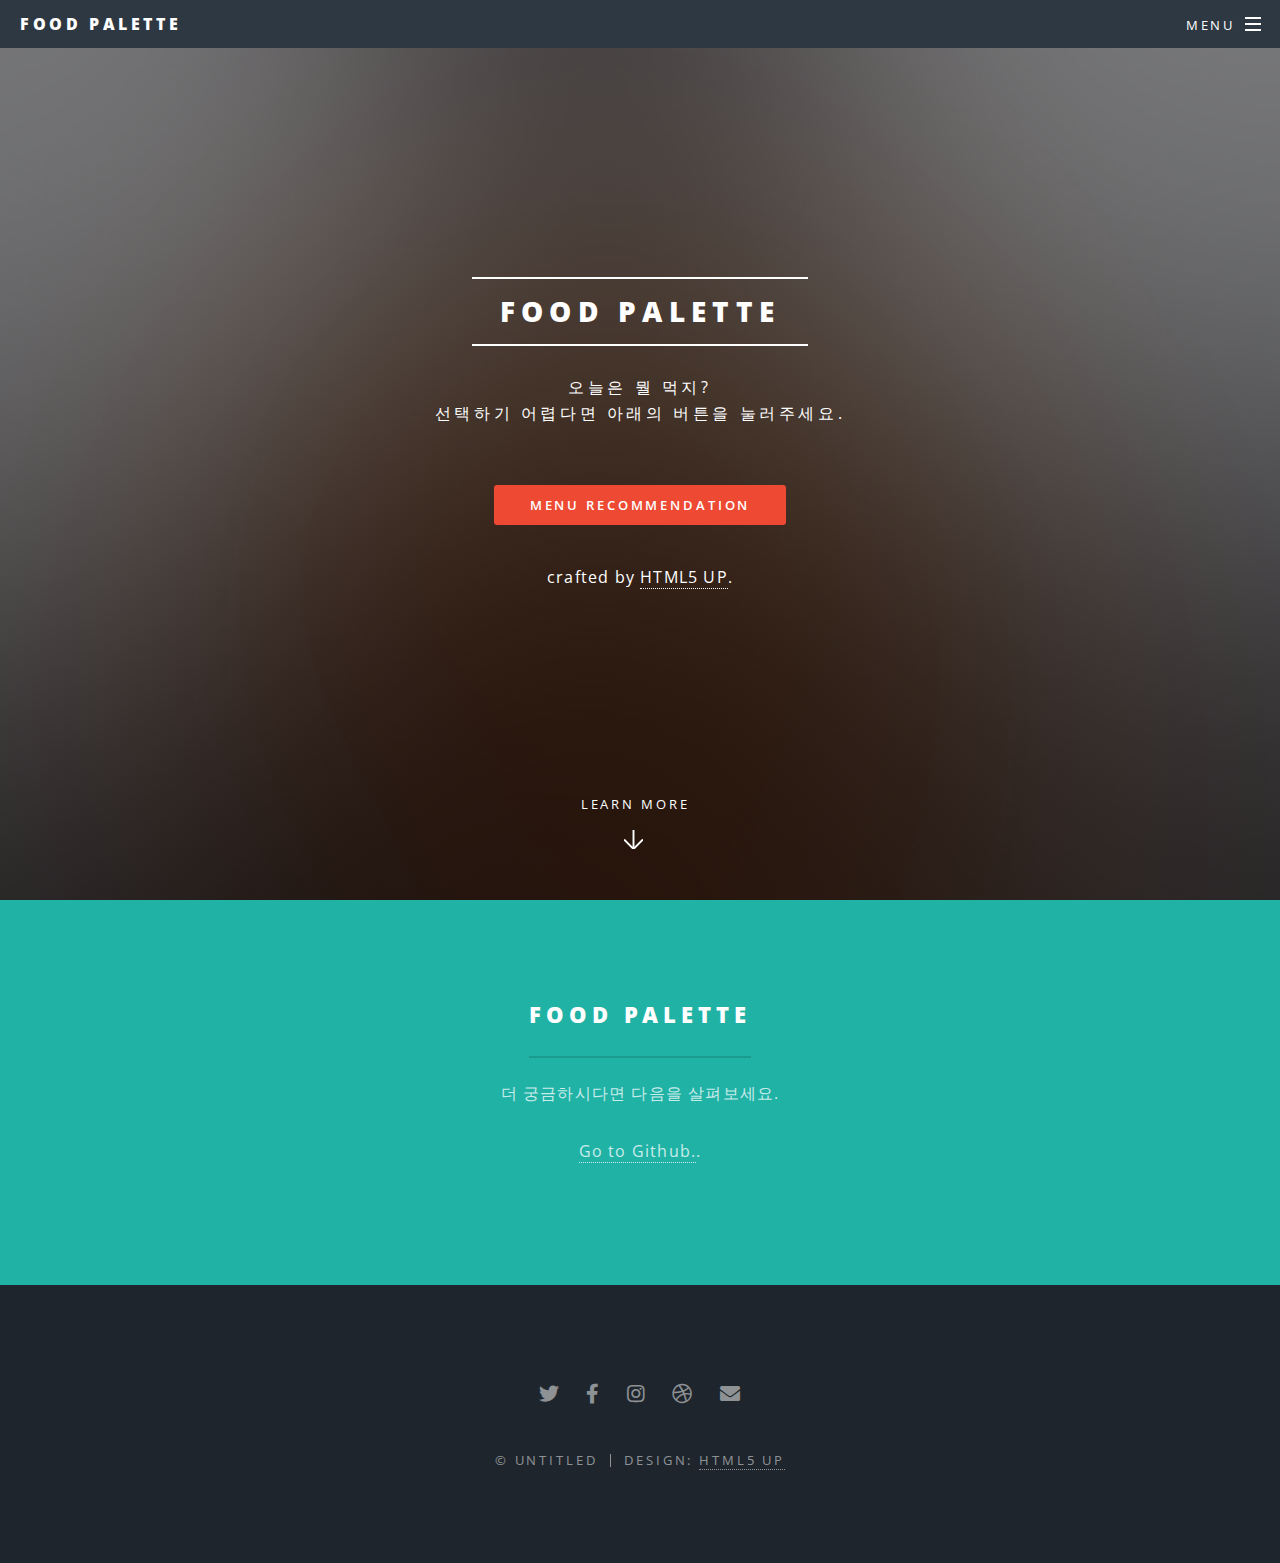
<file: front_end/index.html>
<!DOCTYPE HTML>
<!--
	Spectral by HTML5 UP
	html5up.net | @ajlkn
	Free for personal and commercial use under the CCA 3.0 license (html5up.net/license)
-->
<html>
	<head>
		<title>Spectral by HTML5 UP</title>
		<meta charset="utf-8" />
		<meta name="viewport" content="width=device-width, initial-scale=1, user-scalable=no" />
		<link rel="stylesheet" href="assets/css/main.css" />
		<noscript><link rel="stylesheet" href="assets/css/noscript.css" /></noscript>
	</head>
	<body class="landing is-preload">

		<!-- Page Wrapper -->
			<div id="page-wrapper">

				<!-- Header -->
				<header id="header">
					<h1><a href="index.html">Food Palette</a></h1>
						<nav id="nav">
							<ul>
								<li class="special">
									<a href="#menu" class="menuToggle"><span>Menu</span></a>
									<div id="menu">
										<ul>
											<li><a href="main.html">Main</a></li>
											<li><a href="MenuRecommendation.html">Menu Recommendation</a></li>
											<li><a href="Mypage.html">My page</a></li>
											<li><a href="LogIn.html">Log In</a></li>
											<li><a href="SignUp.html">Sign Up</a></li>
										</ul>
									</div>
								</li>
							</ul>
						</nav>
					</header>

				<!-- Banner -->
					<section id="banner">
						<div class="inner">
							<h2>Food Palette</h2>
							<p>오늘은 뭘 먹지?<br />
							선택하기 어렵다면 아래의 버튼을 눌러주세요.<br /><br />
							<ul class="actions special">
								<li><a href="#" class="button primary">Menu Recommendation</a></li>
							</ul>
							crafted by <a href="http://html5up.net">HTML5 UP</a>.</p>
							
						</div>
						<a href="#one" class="more scrolly">Learn More</a>
					</section>

				<!-- One -->
					<section id="one" class="wrapper style1 special">
						<div class="inner">
							<header class="major">
								<h2>Food PalettE</h2>
								<p>더 궁금하시다면 다음을 살펴보세요. </p>
								<a href="https://github.com/Ind-Univ-Project/Food-Palette.git">Go to Github.</a>.</p>
							</header>
							
						</div>
					</section>

				

				<!-- Footer -->
					<footer id="footer">
						<ul class="icons">
							<li><a href="https://twitter.com/" class="icon brands fa-twitter"><span class="label">Twitter</span></a></li>
							<li><a href="https://www.facebook.com/" class="icon brands fa-facebook-f"><span class="label">Facebook</span></a></li>
							<li><a href="https://www.instagram.com/?hl=ko" class="icon brands fa-instagram"><span class="label">Instagram</span></a></li>
							<li><a href="https://dribbble.com/" class="icon brands fa-dribbble"><span class="label">Dribbble</span></a></li>
							<li><a href="https://www.google.com/intl/ko/gmail/about/#" class="icon solid fa-envelope"><span class="label">Email</span></a></li>
						</ul>
						<ul class="copyright">
							<li>&copy; Untitled</li><li>Design: <a href="http://html5up.net">HTML5 UP</a></li>
						</ul>
					</footer>

			</div>

		<!-- Scripts -->
			<script src="assets/js/jquery.min.js"></script>
			<script src="assets/js/jquery.scrollex.min.js"></script>
			<script src="assets/js/jquery.scrolly.min.js"></script>
			<script src="assets/js/browser.min.js"></script>
			<script src="assets/js/breakpoints.min.js"></script>
			<script src="assets/js/util.js"></script>
			<script src="assets/js/main.js"></script>

	</body>
</html>
</file>
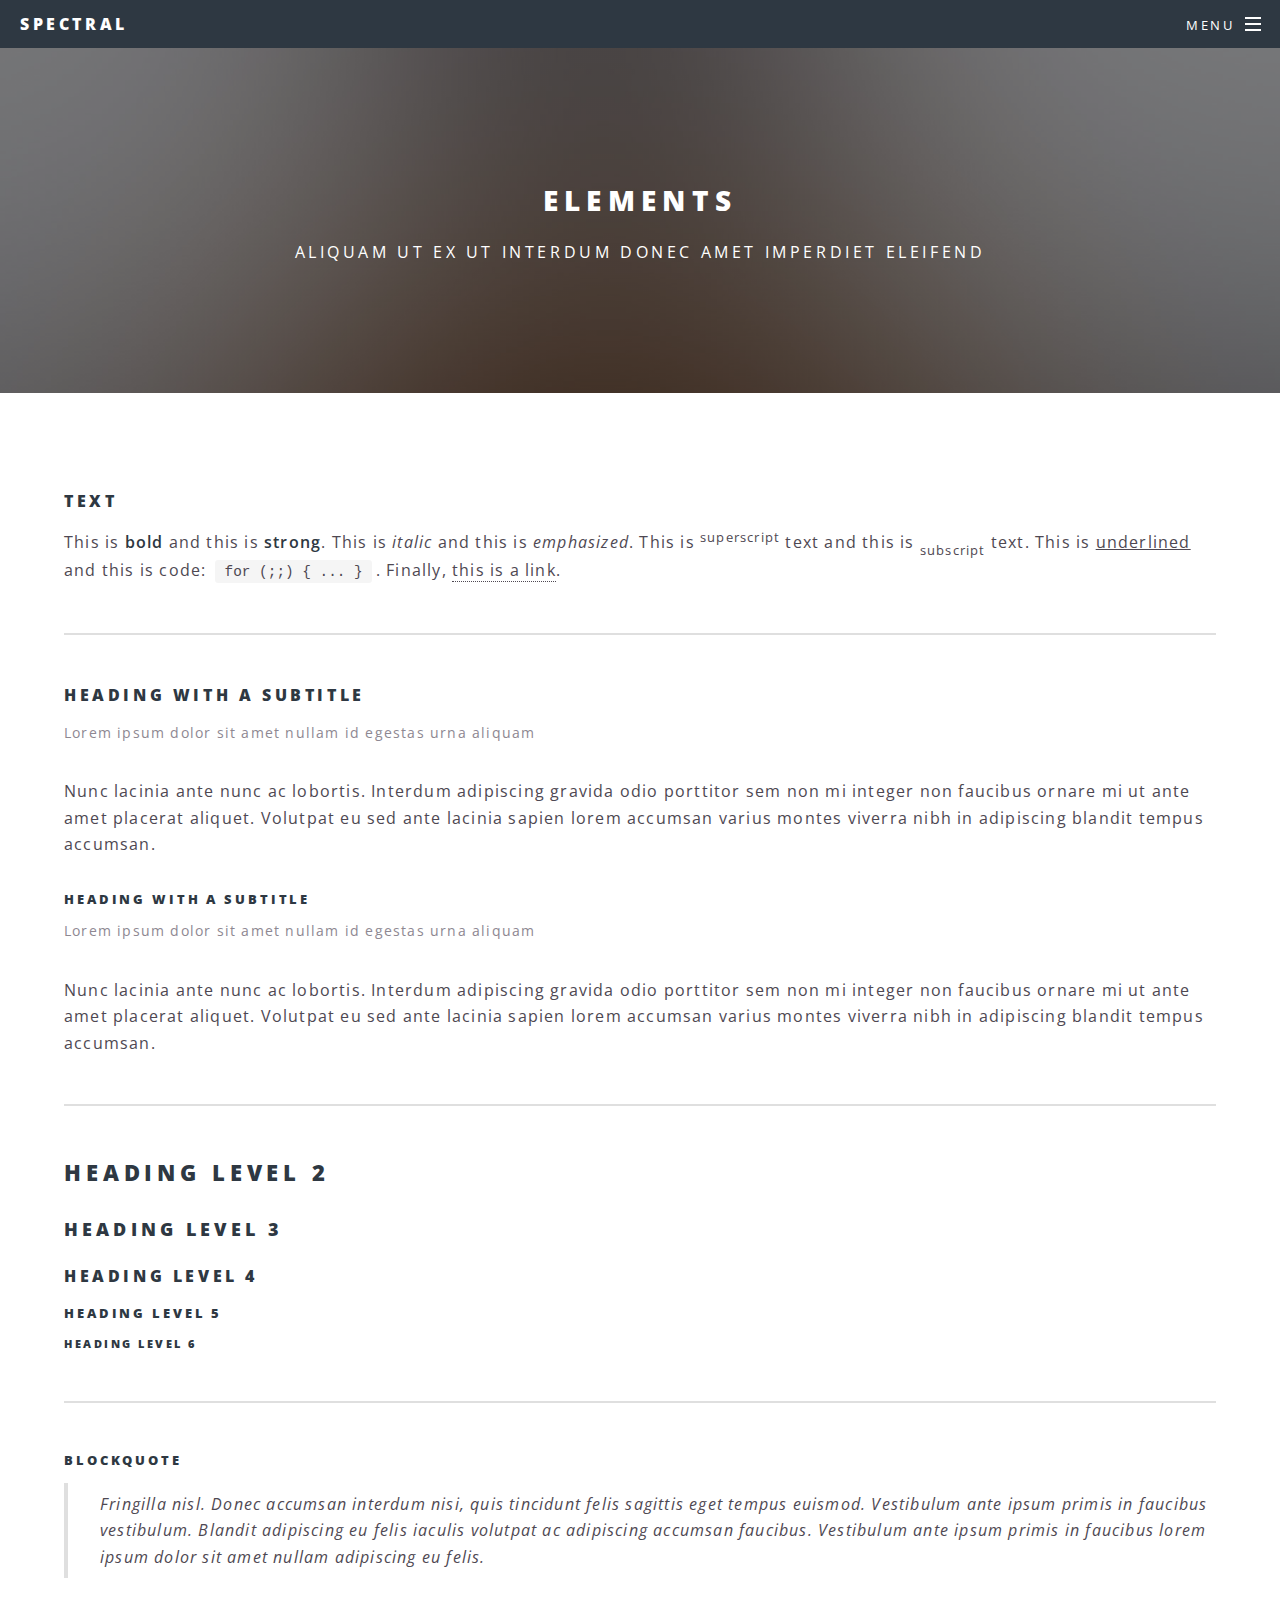
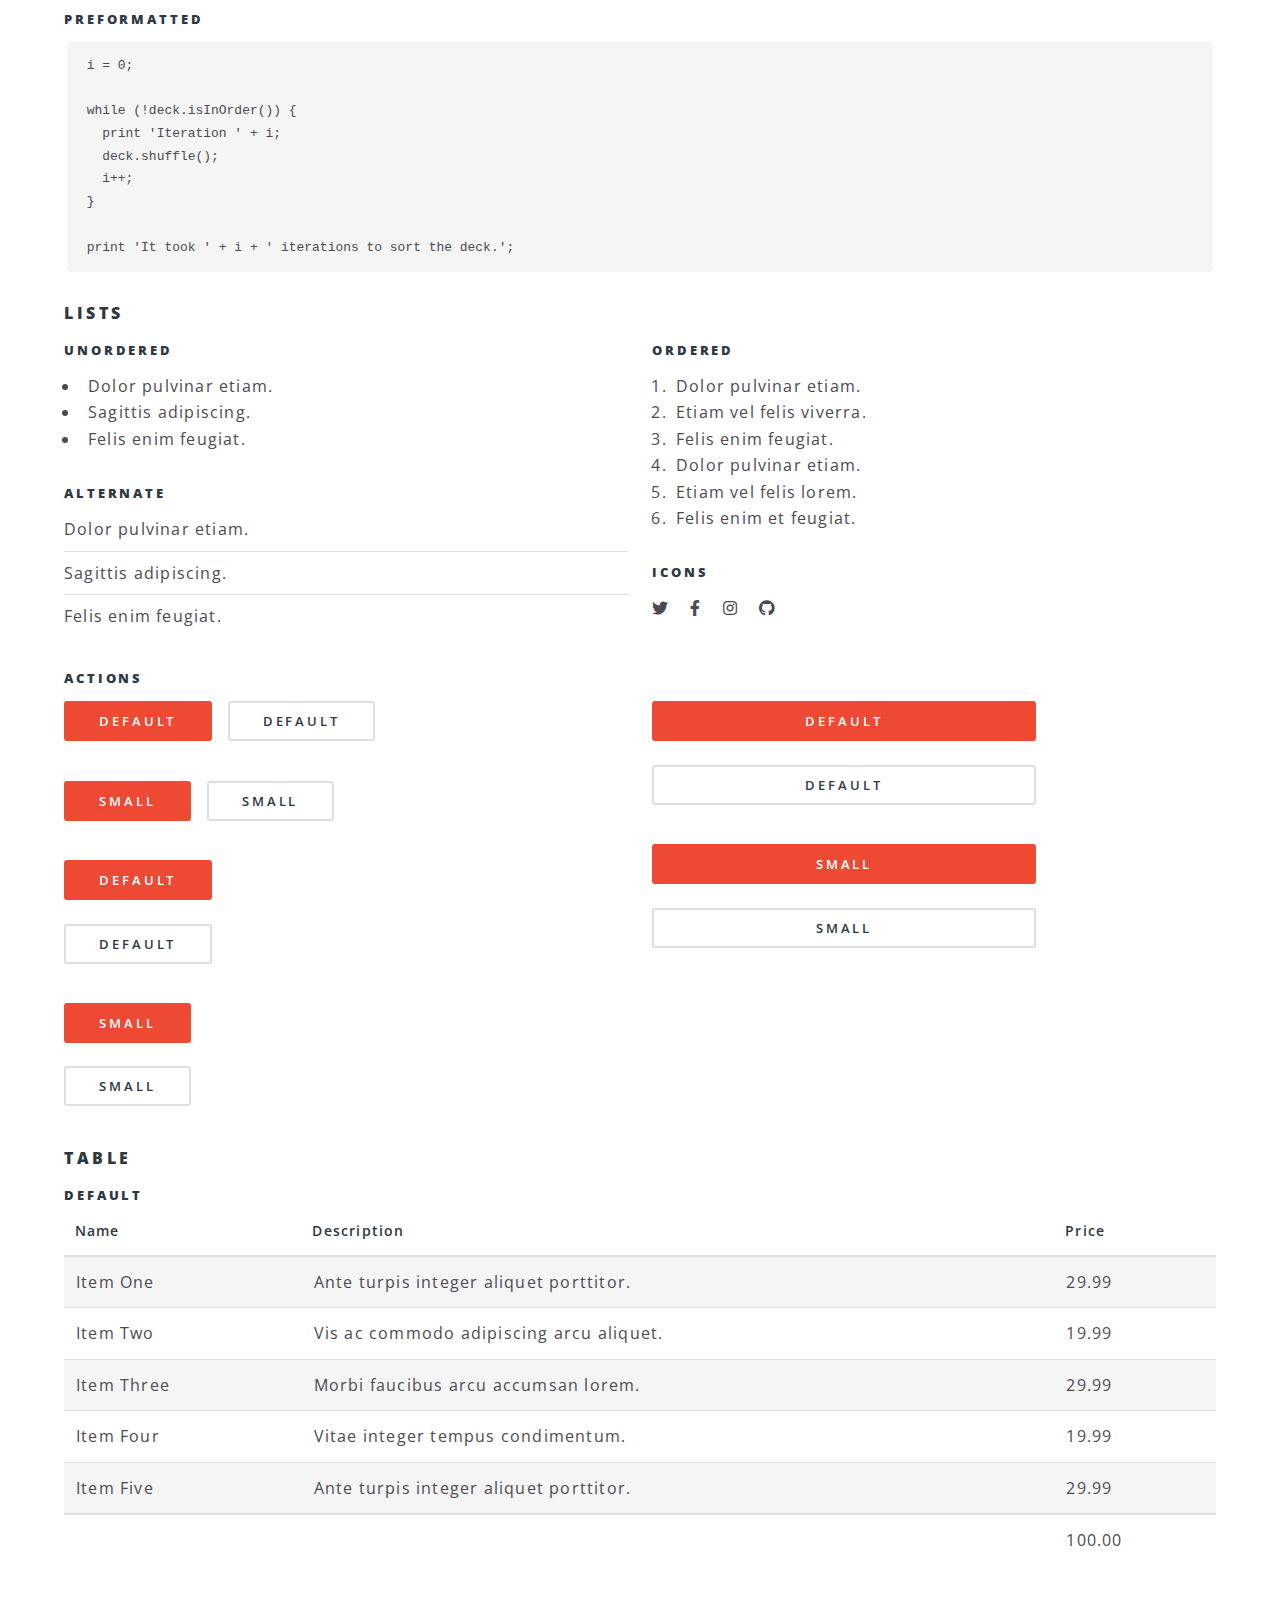
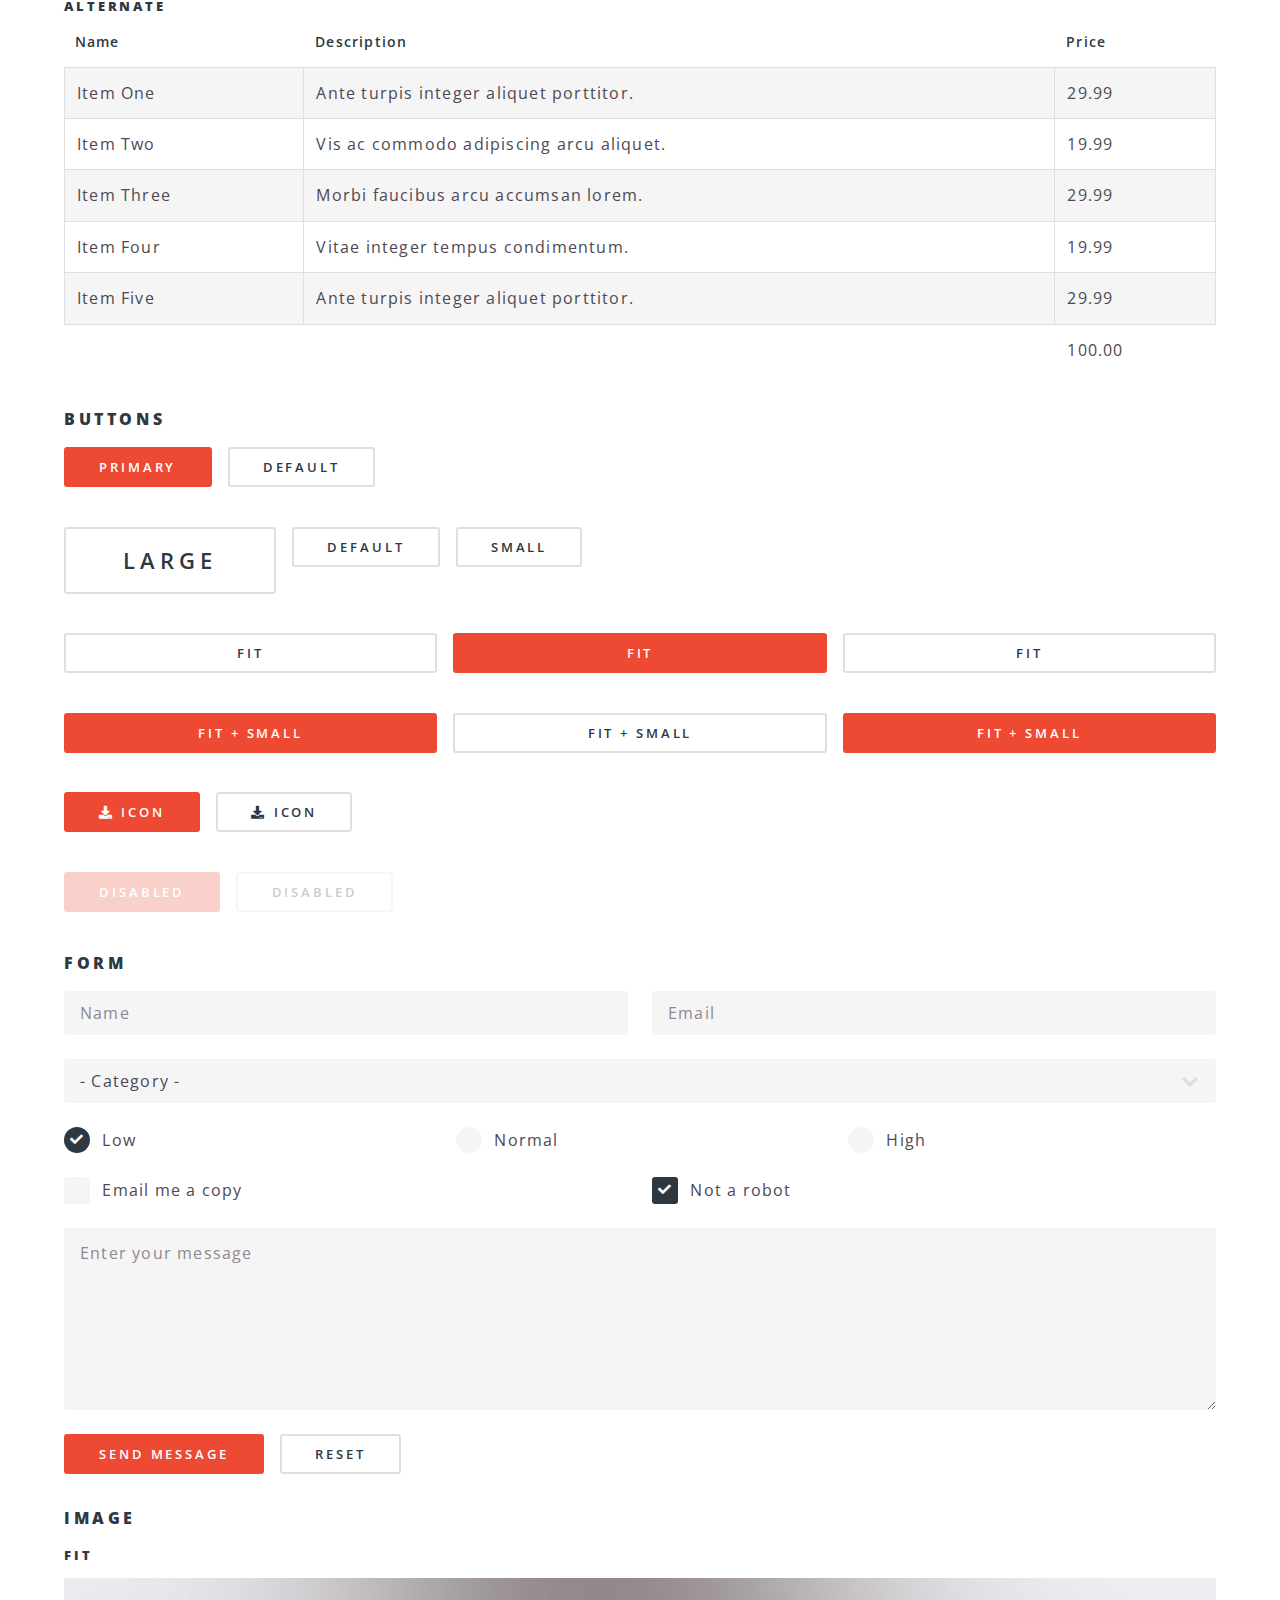
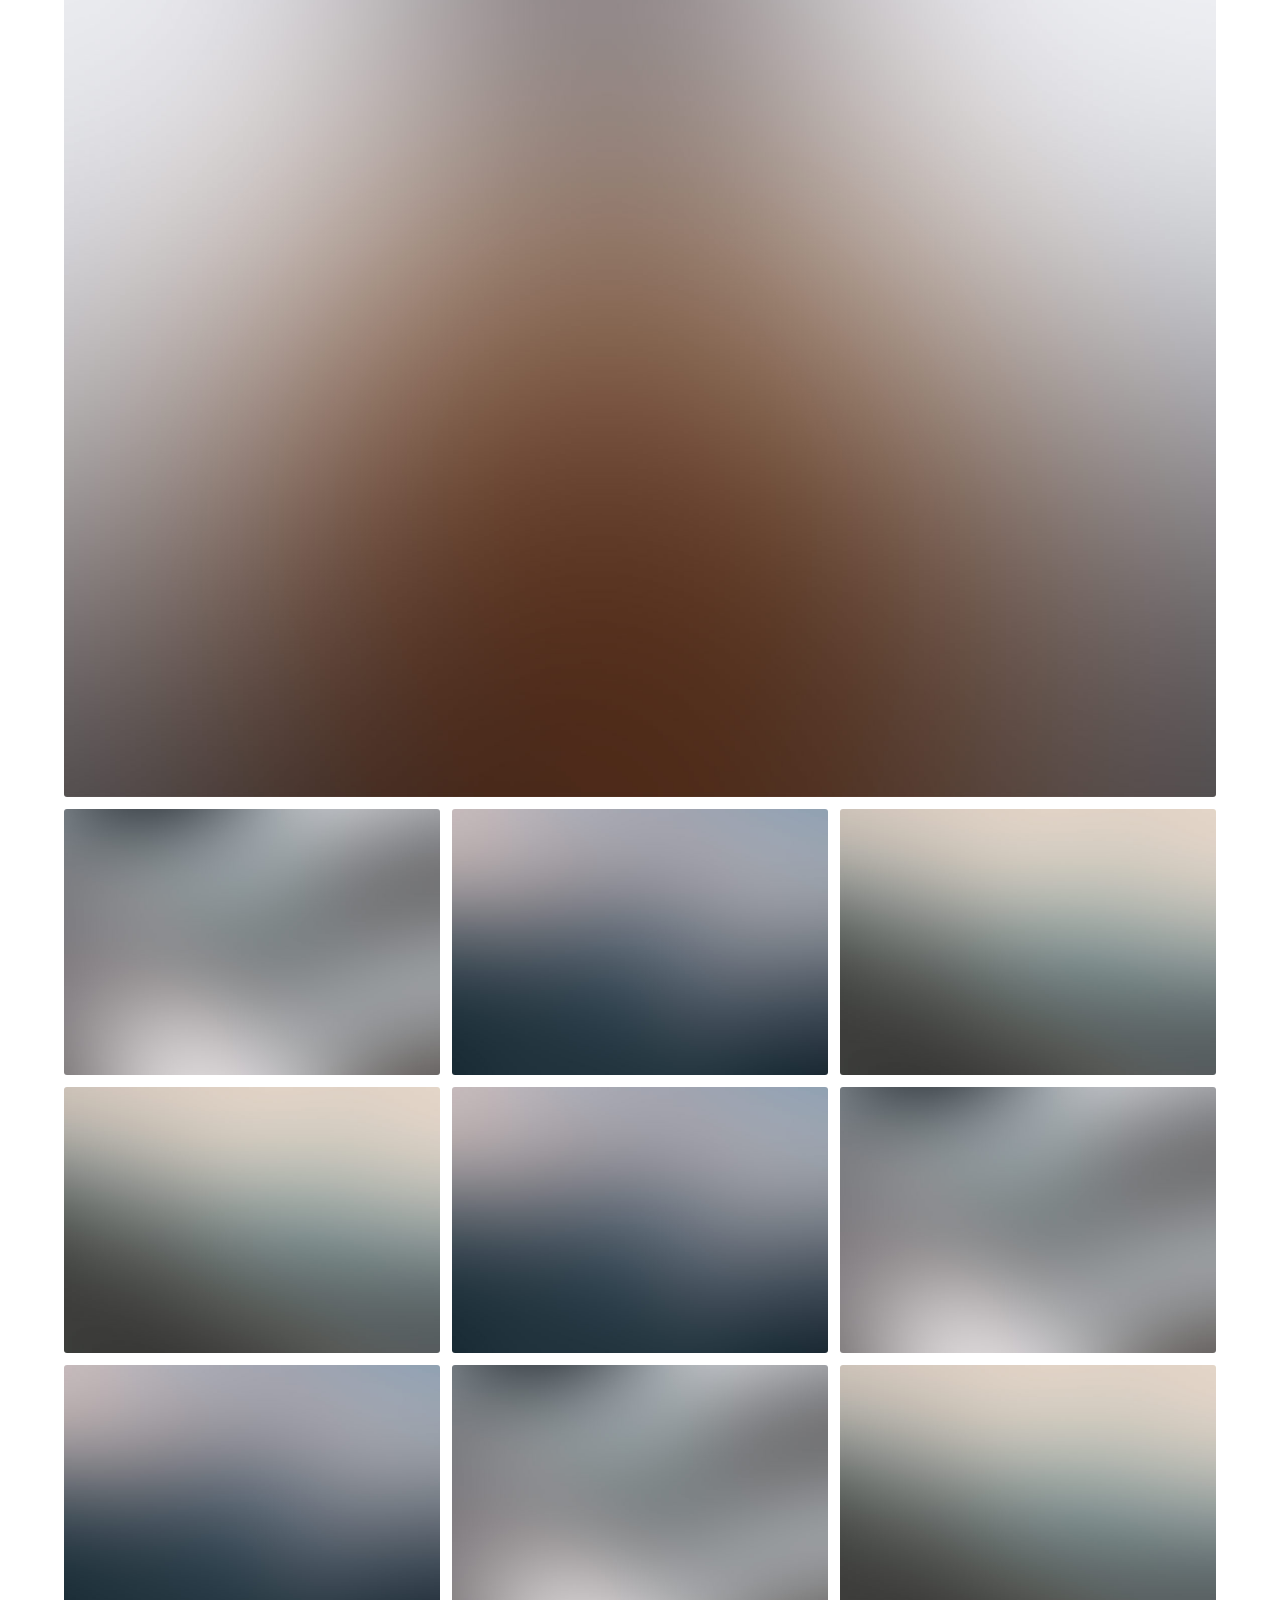
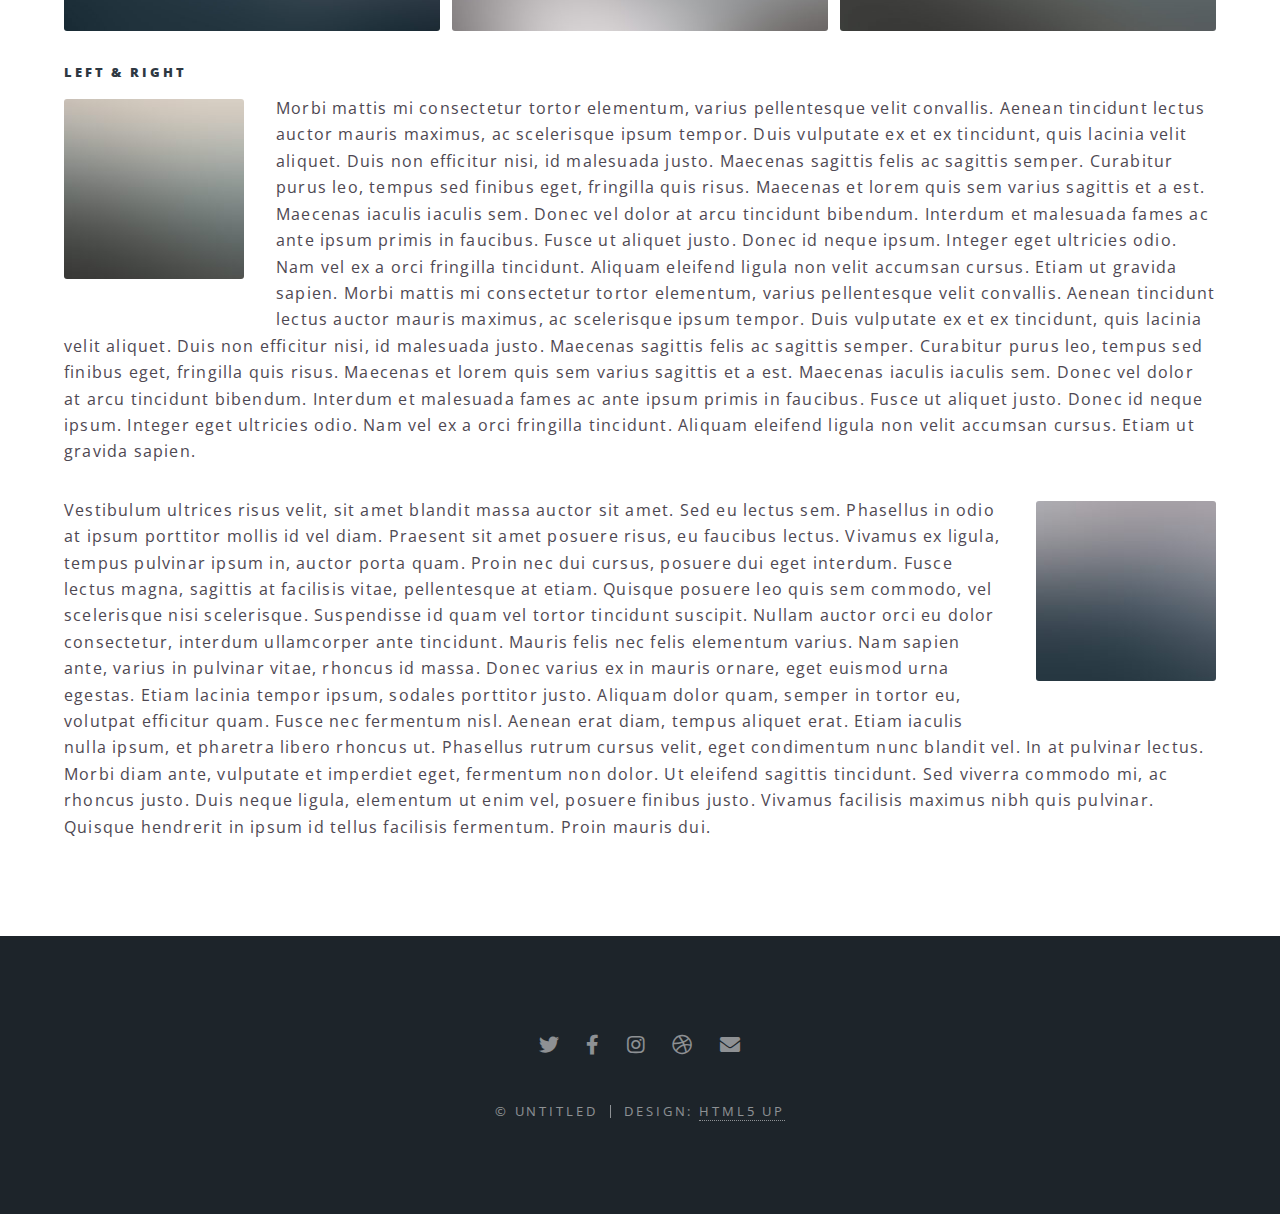
<file: front_end/elements.html>
<!DOCTYPE HTML>
<!--
	Spectral by HTML5 UP
	html5up.net | @ajlkn
	Free for personal and commercial use under the CCA 3.0 license (html5up.net/license)
-->
<html>
	<head>
		<title>Elements - Spectral by HTML5 UP</title>
		<meta charset="utf-8" />
		<meta name="viewport" content="width=device-width, initial-scale=1, user-scalable=no" />
		<link rel="stylesheet" href="assets/css/main.css" />
		<noscript><link rel="stylesheet" href="assets/css/noscript.css" /></noscript>
	</head>
	<body class="is-preload">

		<!-- Page Wrapper -->
			<div id="page-wrapper">

				<!-- Header -->
					<header id="header">
						<h1><a href="index.html">Spectral</a></h1>
						<nav id="nav">
							<ul>
								<li class="special">
									<a href="#menu" class="menuToggle"><span>Menu</span></a>
									<div id="menu">
										<ul>
											<li><a href="index.html">Home</a></li>
											<li><a href="generic.html">Generic</a></li>
											<li><a href="elements.html">Elements</a></li>
											<li><a href="#">Sign Up</a></li>
											<li><a href="#">Log In</a></li>
										</ul>
									</div>
								</li>
							</ul>
						</nav>
					</header>

				<!-- Main -->
					<article id="main">
						<header>
							<h2>Elements</h2>
							<p>Aliquam ut ex ut interdum donec amet imperdiet eleifend</p>
						</header>
						<section class="wrapper style5">
							<div class="inner">

								<section>
									<h4>Text</h4>
									<p>This is <b>bold</b> and this is <strong>strong</strong>. This is <i>italic</i> and this is <em>emphasized</em>.
									This is <sup>superscript</sup> text and this is <sub>subscript</sub> text.
									This is <u>underlined</u> and this is code: <code>for (;;) { ... }</code>. Finally, <a href="#">this is a link</a>.</p>
									<hr />
									<header>
										<h4>Heading with a Subtitle</h4>
										<p>Lorem ipsum dolor sit amet nullam id egestas urna aliquam</p>
									</header>
									<p>Nunc lacinia ante nunc ac lobortis. Interdum adipiscing gravida odio porttitor sem non mi integer non faucibus ornare mi ut ante amet placerat aliquet. Volutpat eu sed ante lacinia sapien lorem accumsan varius montes viverra nibh in adipiscing blandit tempus accumsan.</p>
									<header>
										<h5>Heading with a Subtitle</h5>
										<p>Lorem ipsum dolor sit amet nullam id egestas urna aliquam</p>
									</header>
									<p>Nunc lacinia ante nunc ac lobortis. Interdum adipiscing gravida odio porttitor sem non mi integer non faucibus ornare mi ut ante amet placerat aliquet. Volutpat eu sed ante lacinia sapien lorem accumsan varius montes viverra nibh in adipiscing blandit tempus accumsan.</p>
									<hr />
									<h2>Heading Level 2</h2>
									<h3>Heading Level 3</h3>
									<h4>Heading Level 4</h4>
									<h5>Heading Level 5</h5>
									<h6>Heading Level 6</h6>
									<hr />
									<h5>Blockquote</h5>
									<blockquote>Fringilla nisl. Donec accumsan interdum nisi, quis tincidunt felis sagittis eget tempus euismod. Vestibulum ante ipsum primis in faucibus vestibulum. Blandit adipiscing eu felis iaculis volutpat ac adipiscing accumsan faucibus. Vestibulum ante ipsum primis in faucibus lorem ipsum dolor sit amet nullam adipiscing eu felis.</blockquote>
									<h5>Preformatted</h5>
									<pre><code>i = 0;

while (!deck.isInOrder()) {
  print 'Iteration ' + i;
  deck.shuffle();
  i++;
}

print 'It took ' + i + ' iterations to sort the deck.';</code></pre>
								</section>

								<section>
									<h4>Lists</h4>
									<div class="row">
										<div class="col-6 col-12-medium">
											<h5>Unordered</h5>
											<ul>
												<li>Dolor pulvinar etiam.</li>
												<li>Sagittis adipiscing.</li>
												<li>Felis enim feugiat.</li>
											</ul>
											<h5>Alternate</h5>
											<ul class="alt">
												<li>Dolor pulvinar etiam.</li>
												<li>Sagittis adipiscing.</li>
												<li>Felis enim feugiat.</li>
											</ul>
										</div>
										<div class="col-6 col-12-medium">
											<h5>Ordered</h5>
											<ol>
												<li>Dolor pulvinar etiam.</li>
												<li>Etiam vel felis viverra.</li>
												<li>Felis enim feugiat.</li>
												<li>Dolor pulvinar etiam.</li>
												<li>Etiam vel felis lorem.</li>
												<li>Felis enim et feugiat.</li>
											</ol>
											<h5>Icons</h5>
											<ul class="icons">
												<li><a href="#" class="icon brands fa-twitter"><span class="label">Twitter</span></a></li>
												<li><a href="#" class="icon brands fa-facebook-f"><span class="label">Facebook</span></a></li>
												<li><a href="#" class="icon brands fa-instagram"><span class="label">Instagram</span></a></li>
												<li><a href="#" class="icon brands fa-github"><span class="label">Github</span></a></li>
											</ul>
										</div>
									</div>
									<h5>Actions</h5>
									<div class="row">
										<div class="col-6 col-12-medium">
											<ul class="actions">
												<li><a href="#" class="button primary">Default</a></li>
												<li><a href="#" class="button">Default</a></li>
											</ul>
											<ul class="actions small">
												<li><a href="#" class="button primary small">Small</a></li>
												<li><a href="#" class="button small">Small</a></li>
											</ul>
											<ul class="actions stacked">
												<li><a href="#" class="button primary">Default</a></li>
												<li><a href="#" class="button">Default</a></li>
											</ul>
											<ul class="actions stacked">
												<li><a href="#" class="button primary small">Small</a></li>
												<li><a href="#" class="button small">Small</a></li>
											</ul>
										</div>
										<div class="col-6 col-12-medium">
											<ul class="actions stacked">
												<li><a href="#" class="button primary fit">Default</a></li>
												<li><a href="#" class="button fit">Default</a></li>
											</ul>
											<ul class="actions stacked">
												<li><a href="#" class="button primary small fit">Small</a></li>
												<li><a href="#" class="button small fit">Small</a></li>
											</ul>
										</div>
									</div>
								</section>

								<section>
									<h4>Table</h4>
									<h5>Default</h5>
									<div class="table-wrapper">
										<table>
											<thead>
												<tr>
													<th>Name</th>
													<th>Description</th>
													<th>Price</th>
												</tr>
											</thead>
											<tbody>
												<tr>
													<td>Item One</td>
													<td>Ante turpis integer aliquet porttitor.</td>
													<td>29.99</td>
												</tr>
												<tr>
													<td>Item Two</td>
													<td>Vis ac commodo adipiscing arcu aliquet.</td>
													<td>19.99</td>
												</tr>
												<tr>
													<td>Item Three</td>
													<td> Morbi faucibus arcu accumsan lorem.</td>
													<td>29.99</td>
												</tr>
												<tr>
													<td>Item Four</td>
													<td>Vitae integer tempus condimentum.</td>
													<td>19.99</td>
												</tr>
												<tr>
													<td>Item Five</td>
													<td>Ante turpis integer aliquet porttitor.</td>
													<td>29.99</td>
												</tr>
											</tbody>
											<tfoot>
												<tr>
													<td colspan="2"></td>
													<td>100.00</td>
												</tr>
											</tfoot>
										</table>
									</div>

									<h5>Alternate</h5>
									<div class="table-wrapper">
										<table class="alt">
											<thead>
												<tr>
													<th>Name</th>
													<th>Description</th>
													<th>Price</th>
												</tr>
											</thead>
											<tbody>
												<tr>
													<td>Item One</td>
													<td>Ante turpis integer aliquet porttitor.</td>
													<td>29.99</td>
												</tr>
												<tr>
													<td>Item Two</td>
													<td>Vis ac commodo adipiscing arcu aliquet.</td>
													<td>19.99</td>
												</tr>
												<tr>
													<td>Item Three</td>
													<td> Morbi faucibus arcu accumsan lorem.</td>
													<td>29.99</td>
												</tr>
												<tr>
													<td>Item Four</td>
													<td>Vitae integer tempus condimentum.</td>
													<td>19.99</td>
												</tr>
												<tr>
													<td>Item Five</td>
													<td>Ante turpis integer aliquet porttitor.</td>
													<td>29.99</td>
												</tr>
											</tbody>
											<tfoot>
												<tr>
													<td colspan="2"></td>
													<td>100.00</td>
												</tr>
											</tfoot>
										</table>
									</div>
								</section>

								<section>
									<h4>Buttons</h4>
									<ul class="actions">
										<li><a href="#" class="button primary">Primary</a></li>
										<li><a href="#" class="button">Default</a></li>
									</ul>
									<ul class="actions">
										<li><a href="#" class="button large">Large</a></li>
										<li><a href="#" class="button">Default</a></li>
										<li><a href="#" class="button small">Small</a></li>
									</ul>
									<ul class="actions fit">
										<li><a href="#" class="button fit">Fit</a></li>
										<li><a href="#" class="button primary fit">Fit</a></li>
										<li><a href="#" class="button fit">Fit</a></li>
									</ul>
									<ul class="actions fit small">
										<li><a href="#" class="button primary fit small">Fit + Small</a></li>
										<li><a href="#" class="button fit small">Fit + Small</a></li>
										<li><a href="#" class="button primary fit small">Fit + Small</a></li>
									</ul>
									<ul class="actions">
										<li><a href="#" class="button primary icon solid fa-download">Icon</a></li>
										<li><a href="#" class="button icon solid fa-download">Icon</a></li>
									</ul>
									<ul class="actions">
										<li><span class="button primary disabled">Disabled</span></li>
										<li><span class="button disabled">Disabled</span></li>
									</ul>
								</section>

								<section>
									<h4>Form</h4>
									<form method="post" action="#">
										<div class="row gtr-uniform">
											<div class="col-6 col-12-xsmall">
												<input type="text" name="demo-name" id="demo-name" value="" placeholder="Name" />
											</div>
											<div class="col-6 col-12-xsmall">
												<input type="email" name="demo-email" id="demo-email" value="" placeholder="Email" />
											</div>
											<div class="col-12">
												<select name="demo-category" id="demo-category">
													<option value="">- Category -</option>
													<option value="1">Manufacturing</option>
													<option value="1">Shipping</option>
													<option value="1">Administration</option>
													<option value="1">Human Resources</option>
												</select>
											</div>
											<div class="col-4 col-12-small">
												<input type="radio" id="demo-priority-low" name="demo-priority" checked>
												<label for="demo-priority-low">Low</label>
											</div>
											<div class="col-4 col-12-small">
												<input type="radio" id="demo-priority-normal" name="demo-priority">
												<label for="demo-priority-normal">Normal</label>
											</div>
											<div class="col-4 col-12-small">
												<input type="radio" id="demo-priority-high" name="demo-priority">
												<label for="demo-priority-high">High</label>
											</div>
											<div class="col-6 col-12-small">
												<input type="checkbox" id="demo-copy" name="demo-copy">
												<label for="demo-copy">Email me a copy</label>
											</div>
											<div class="col-6 col-12-small">
												<input type="checkbox" id="demo-human" name="demo-human" checked>
												<label for="demo-human">Not a robot</label>
											</div>
											<div class="col-12">
												<textarea name="demo-message" id="demo-message" placeholder="Enter your message" rows="6"></textarea>
											</div>
											<div class="col-12">
												<ul class="actions">
													<li><input type="submit" value="Send Message" class="primary" /></li>
													<li><input type="reset" value="Reset" /></li>
												</ul>
											</div>
										</div>
									</form>
								</section>

								<section>
									<h4>Image</h4>
									<h5>Fit</h5>
									<div class="box alt">
										<div class="row gtr-50 gtr-uniform">
											<div class="col-12"><span class="image fit"><img src="images/banner.jpg" alt="" /></span></div>
											<div class="col-4"><span class="image fit"><img src="images/pic01.jpg" alt="" /></span></div>
											<div class="col-4"><span class="image fit"><img src="images/pic02.jpg" alt="" /></span></div>
											<div class="col-4"><span class="image fit"><img src="images/pic03.jpg" alt="" /></span></div>
											<div class="col-4"><span class="image fit"><img src="images/pic03.jpg" alt="" /></span></div>
											<div class="col-4"><span class="image fit"><img src="images/pic02.jpg" alt="" /></span></div>
											<div class="col-4"><span class="image fit"><img src="images/pic01.jpg" alt="" /></span></div>
											<div class="col-4"><span class="image fit"><img src="images/pic02.jpg" alt="" /></span></div>
											<div class="col-4"><span class="image fit"><img src="images/pic01.jpg" alt="" /></span></div>
											<div class="col-4"><span class="image fit"><img src="images/pic03.jpg" alt="" /></span></div>
										</div>
									</div>
									<h5>Left &amp; Right</h5>
									<p><span class="image left"><img src="images/pic04.jpg" alt="" /></span>Morbi mattis mi consectetur tortor elementum, varius pellentesque velit convallis. Aenean tincidunt lectus auctor mauris maximus, ac scelerisque ipsum tempor. Duis vulputate ex et ex tincidunt, quis lacinia velit aliquet. Duis non efficitur nisi, id malesuada justo. Maecenas sagittis felis ac sagittis semper. Curabitur purus leo, tempus sed finibus eget, fringilla quis risus. Maecenas et lorem quis sem varius sagittis et a est. Maecenas iaculis iaculis sem. Donec vel dolor at arcu tincidunt bibendum. Interdum et malesuada fames ac ante ipsum primis in faucibus. Fusce ut aliquet justo. Donec id neque ipsum. Integer eget ultricies odio. Nam vel ex a orci fringilla tincidunt. Aliquam eleifend ligula non velit accumsan cursus. Etiam ut gravida sapien. Morbi mattis mi consectetur tortor elementum, varius pellentesque velit convallis. Aenean tincidunt lectus auctor mauris maximus, ac scelerisque ipsum tempor. Duis vulputate ex et ex tincidunt, quis lacinia velit aliquet. Duis non efficitur nisi, id malesuada justo. Maecenas sagittis felis ac sagittis semper. Curabitur purus leo, tempus sed finibus eget, fringilla quis risus. Maecenas et lorem quis sem varius sagittis et a est. Maecenas iaculis iaculis sem. Donec vel dolor at arcu tincidunt bibendum. Interdum et malesuada fames ac ante ipsum primis in faucibus. Fusce ut aliquet justo. Donec id neque ipsum. Integer eget ultricies odio. Nam vel ex a orci fringilla tincidunt. Aliquam eleifend ligula non velit accumsan cursus. Etiam ut gravida sapien.</p>
									<p><span class="image right"><img src="images/pic05.jpg" alt="" /></span>Vestibulum ultrices risus velit, sit amet blandit massa auctor sit amet. Sed eu lectus sem. Phasellus in odio at ipsum porttitor mollis id vel diam. Praesent sit amet posuere risus, eu faucibus lectus. Vivamus ex ligula, tempus pulvinar ipsum in, auctor porta quam. Proin nec dui cursus, posuere dui eget interdum. Fusce lectus magna, sagittis at facilisis vitae, pellentesque at etiam. Quisque posuere leo quis sem commodo, vel scelerisque nisi scelerisque. Suspendisse id quam vel tortor tincidunt suscipit. Nullam auctor orci eu dolor consectetur, interdum ullamcorper ante tincidunt. Mauris felis nec felis elementum varius. Nam sapien ante, varius in pulvinar vitae, rhoncus id massa. Donec varius ex in mauris ornare, eget euismod urna egestas. Etiam lacinia tempor ipsum, sodales porttitor justo. Aliquam dolor quam, semper in tortor eu, volutpat efficitur quam. Fusce nec fermentum nisl. Aenean erat diam, tempus aliquet erat. Etiam iaculis nulla ipsum, et pharetra libero rhoncus ut. Phasellus rutrum cursus velit, eget condimentum nunc blandit vel. In at pulvinar lectus. Morbi diam ante, vulputate et imperdiet eget, fermentum non dolor. Ut eleifend sagittis tincidunt. Sed viverra commodo mi, ac rhoncus justo. Duis neque ligula, elementum ut enim vel, posuere finibus justo. Vivamus facilisis maximus nibh quis pulvinar. Quisque hendrerit in ipsum id tellus facilisis fermentum. Proin mauris dui.</p>
								</section>

							</div>
						</section>
					</article>

				<!-- Footer -->
					<footer id="footer">
						<ul class="icons">
							<li><a href="#" class="icon brands fa-twitter"><span class="label">Twitter</span></a></li>
							<li><a href="#" class="icon brands fa-facebook-f"><span class="label">Facebook</span></a></li>
							<li><a href="#" class="icon brands fa-instagram"><span class="label">Instagram</span></a></li>
							<li><a href="#" class="icon brands fa-dribbble"><span class="label">Dribbble</span></a></li>
							<li><a href="#" class="icon solid fa-envelope"><span class="label">Email</span></a></li>
						</ul>
						<ul class="copyright">
							<li>&copy; Untitled</li><li>Design: <a href="http://html5up.net">HTML5 UP</a></li>
						</ul>
					</footer>

			</div>

		<!-- Scripts -->
			<script src="assets/js/jquery.min.js"></script>
			<script src="assets/js/jquery.scrollex.min.js"></script>
			<script src="assets/js/jquery.scrolly.min.js"></script>
			<script src="assets/js/browser.min.js"></script>
			<script src="assets/js/breakpoints.min.js"></script>
			<script src="assets/js/util.js"></script>
			<script src="assets/js/main.js"></script>

	</body>
</html>
</file>
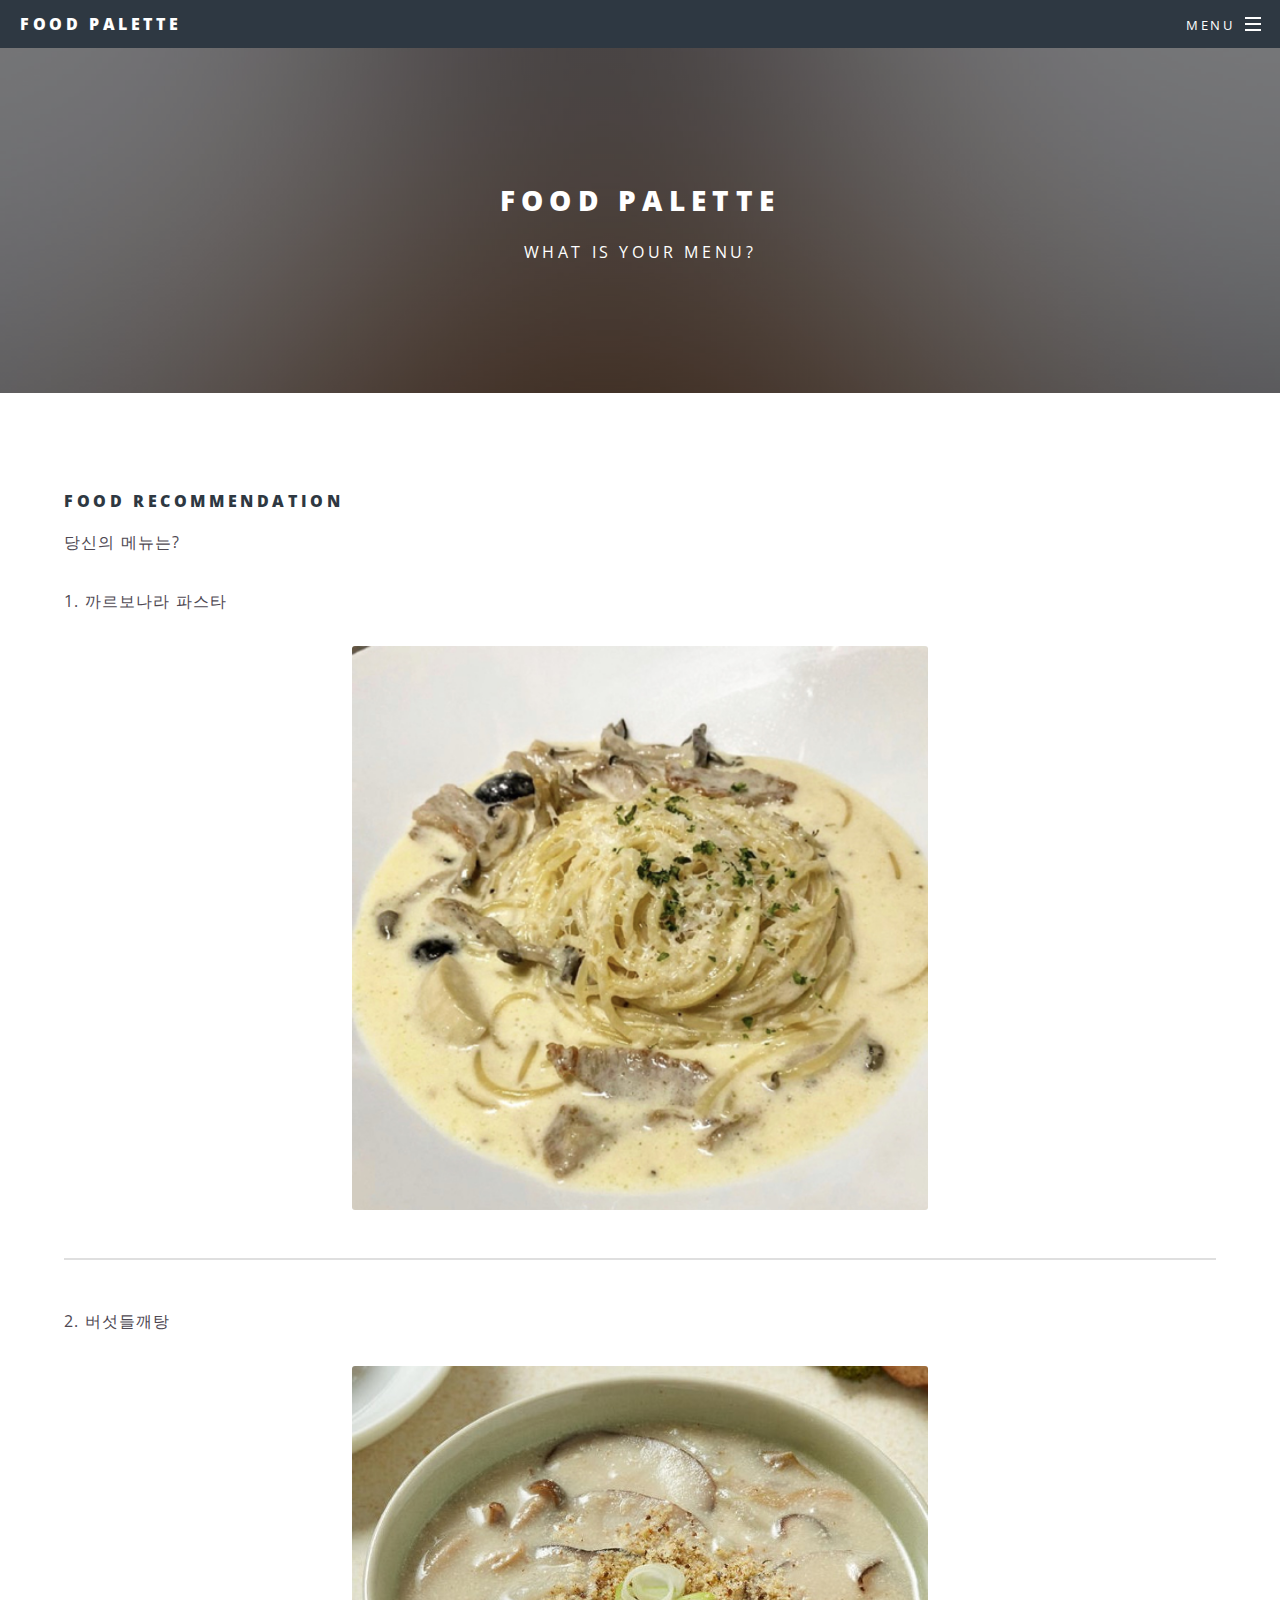
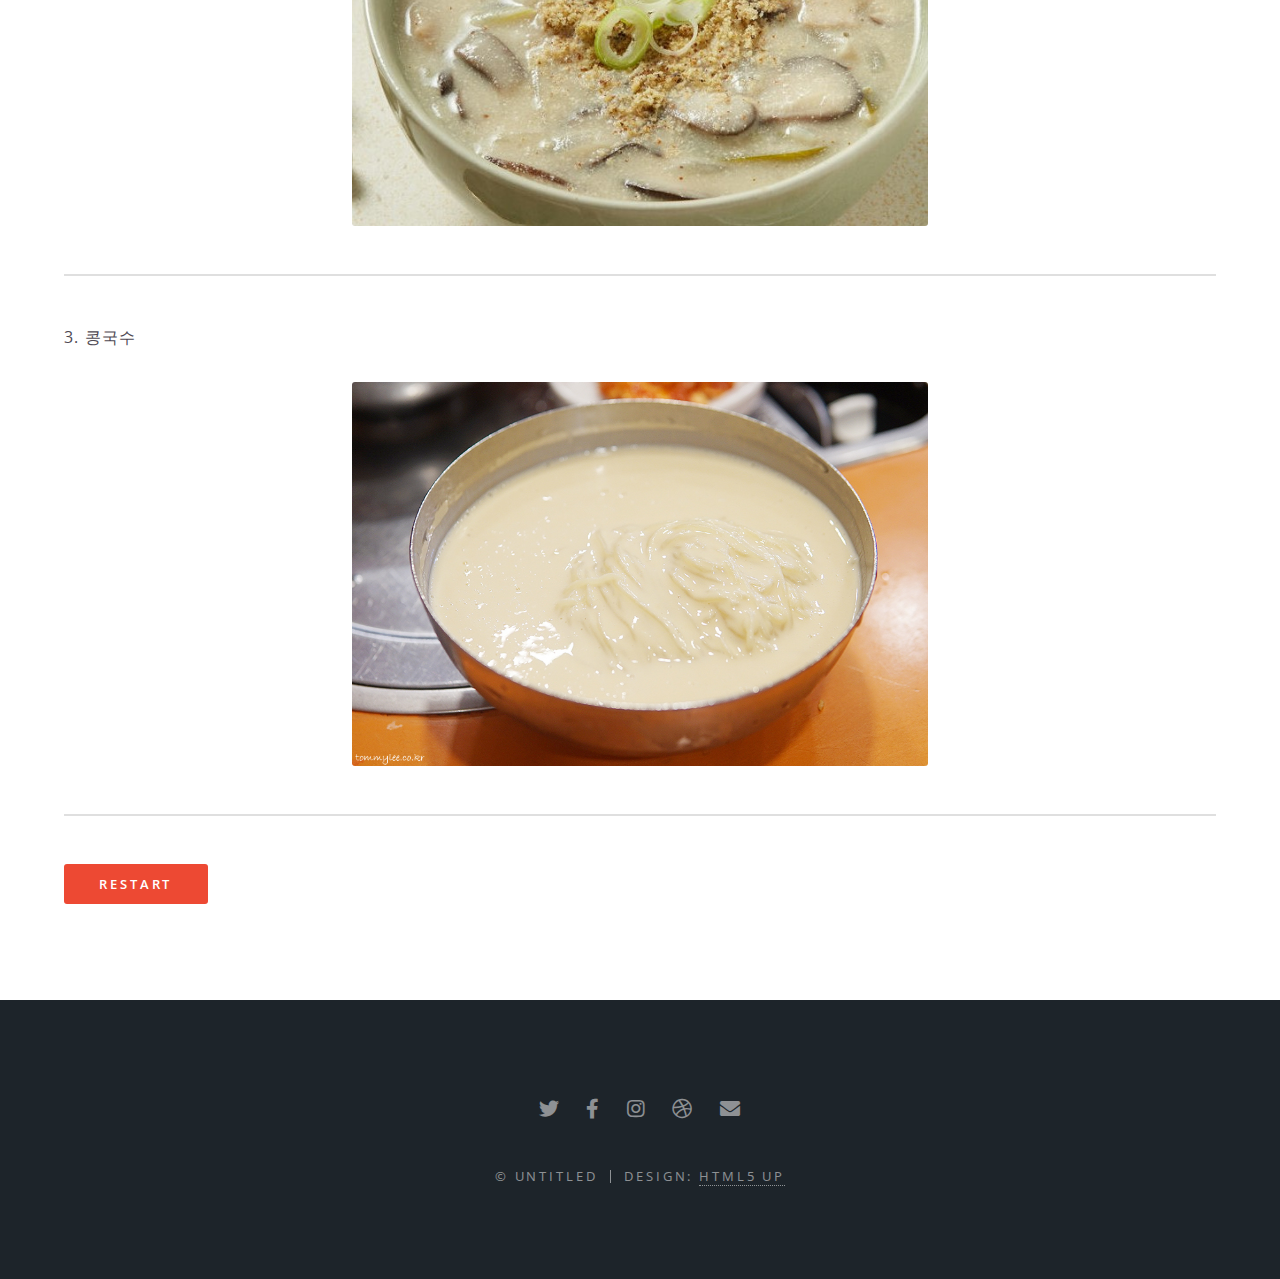
<file: front_end/FR-Result.html>
<!DOCTYPE HTML>
<!--
	Spectral by HTML5 UP
	html5up.net | @ajlkn
	Free for personal and commercial use under the CCA 3.0 license (html5up.net/license)
-->
<html>
	<head>
		<title>Generic - Spectral by HTML5 UP</title>
		<meta charset="utf-8" />
		<meta name="viewport" content="width=device-width, initial-scale=1, user-scalable=no" />
        <meta name="author" content="Made by Builde(Da-Eun Lee)" />
		<link rel="stylesheet" href="assets/css/main.css" />
		<noscript><link rel="stylesheet" href="assets/css/noscript.css" /></noscript>
	</head>
	<body class="is-preload">

		<!-- Page Wrapper -->
			<div id="page-wrapper">

				<!-- Header -->
					<header id="header">
						<h1><a href="index.html">Food Palette</a></h1>
						<nav id="nav">
							<ul>
								<li class="special">
									<a href="#menu" class="menuToggle"><span>Menu</span></a>
									<div id="menu">
										<ul>
											<li><a href="main.html">Main</a></li>
											<li><a href="MenuRecommendation.html">Menu Recommendation</a></li>
											<li><a href="Mypage.html">My page</a></li>
											<li><a href="LogIn.html">Log In</a></li>
											<li><a href="SignUp.html">Sign Up</a></li>
										</ul>
									</div>
								</li>
							</ul>
						</nav>
					</header>

				<!-- Main -->
					<article id="main">
						<header>
							<h2>Food Palette </h2>
							<p>What is your menu?</p>
						</header>
						<section class="wrapper style5">
							<div class="inner">
								<section>
									<h4>Food Recommendation</h4>
									<p>당신의 메뉴는?</p>
									<div class="Result">
										<p>1. 까르보나라 파스타 <!--서버에서 받은 메뉴이름--> 
											<div class="col-12-small">
												<span class="image fit">
													<!--서버에서 받은 메뉴사진-->
													<img  src="images/까르보나라_파스타.jpg" alt="result1" id="result1" style="display: block; margin: 0 auto; max-width: 50%; height: auto;"/>
												</span>
											</div>
										</p>
										<hr />
										<p>2. 버섯들깨탕
											<div class="col-12-small">
												<span class="image fit">
													<img  src="images/버섯들깨탕.jpg" alt="result2" id="result2" style="display: block; margin: 0 auto; max-width: 50%; height: auto;"/>
												</span>
											</div>
										</p><hr />
										<p>3. 콩국수
											<div class="col-12-small">
												<span class="image fit">
													<img  src="images/콩국수.jpg" alt="result3" id="result3" style="display: block; margin: 0 auto; max-width: 50%; height: auto;"/>
												</span>
											</div>
										</p><hr />
									</div>
									<div class="col-12">
										<ul class="actions">
											<li><input type="submit" value="Restart" class="primary"onclick="location.href='MenuRecommendation.html'"/></li>
										</ul>
									</div>
								</section>
							</div>
						</section>
					</article>

				<!-- Footer -->
					<footer id="footer">
						<ul class="icons">
							<li><a href="https://twitter.com/" class="icon brands fa-twitter"><span class="label">Twitter</span></a></li>
							<li><a href="https://www.facebook.com/" class="icon brands fa-facebook-f"><span class="label">Facebook</span></a></li>
							<li><a href="https://www.instagram.com/?hl=ko" class="icon brands fa-instagram"><span class="label">Instagram</span></a></li>
							<li><a href="https://dribbble.com/" class="icon brands fa-dribbble"><span class="label">Dribbble</span></a></li>
							<li><a href="https://www.google.com/intl/ko/gmail/about/#" class="icon solid fa-envelope"><span class="label">Email</span></a></li>
						</ul>
						<ul class="copyright">
							<li>&copy; Untitled</li><li>Design: <a href="http://html5up.net">HTML5 UP</a></li>
						</ul>
					</footer>

			</div>

		<!-- Scripts -->
			<script src="assets/js/jquery.min.js"></script>
			<script src="assets/js/jquery.scrollex.min.js"></script>
			<script src="assets/js/jquery.scrolly.min.js"></script>
			<script src="assets/js/browser.min.js"></script>
			<script src="assets/js/breakpoints.min.js"></script>
			<script src="assets/js/util.js"></script>
			<script src="assets/js/main.js"></script>
			<script src="src/F-RResult.js"></script>

	</body>
</html>
</file>
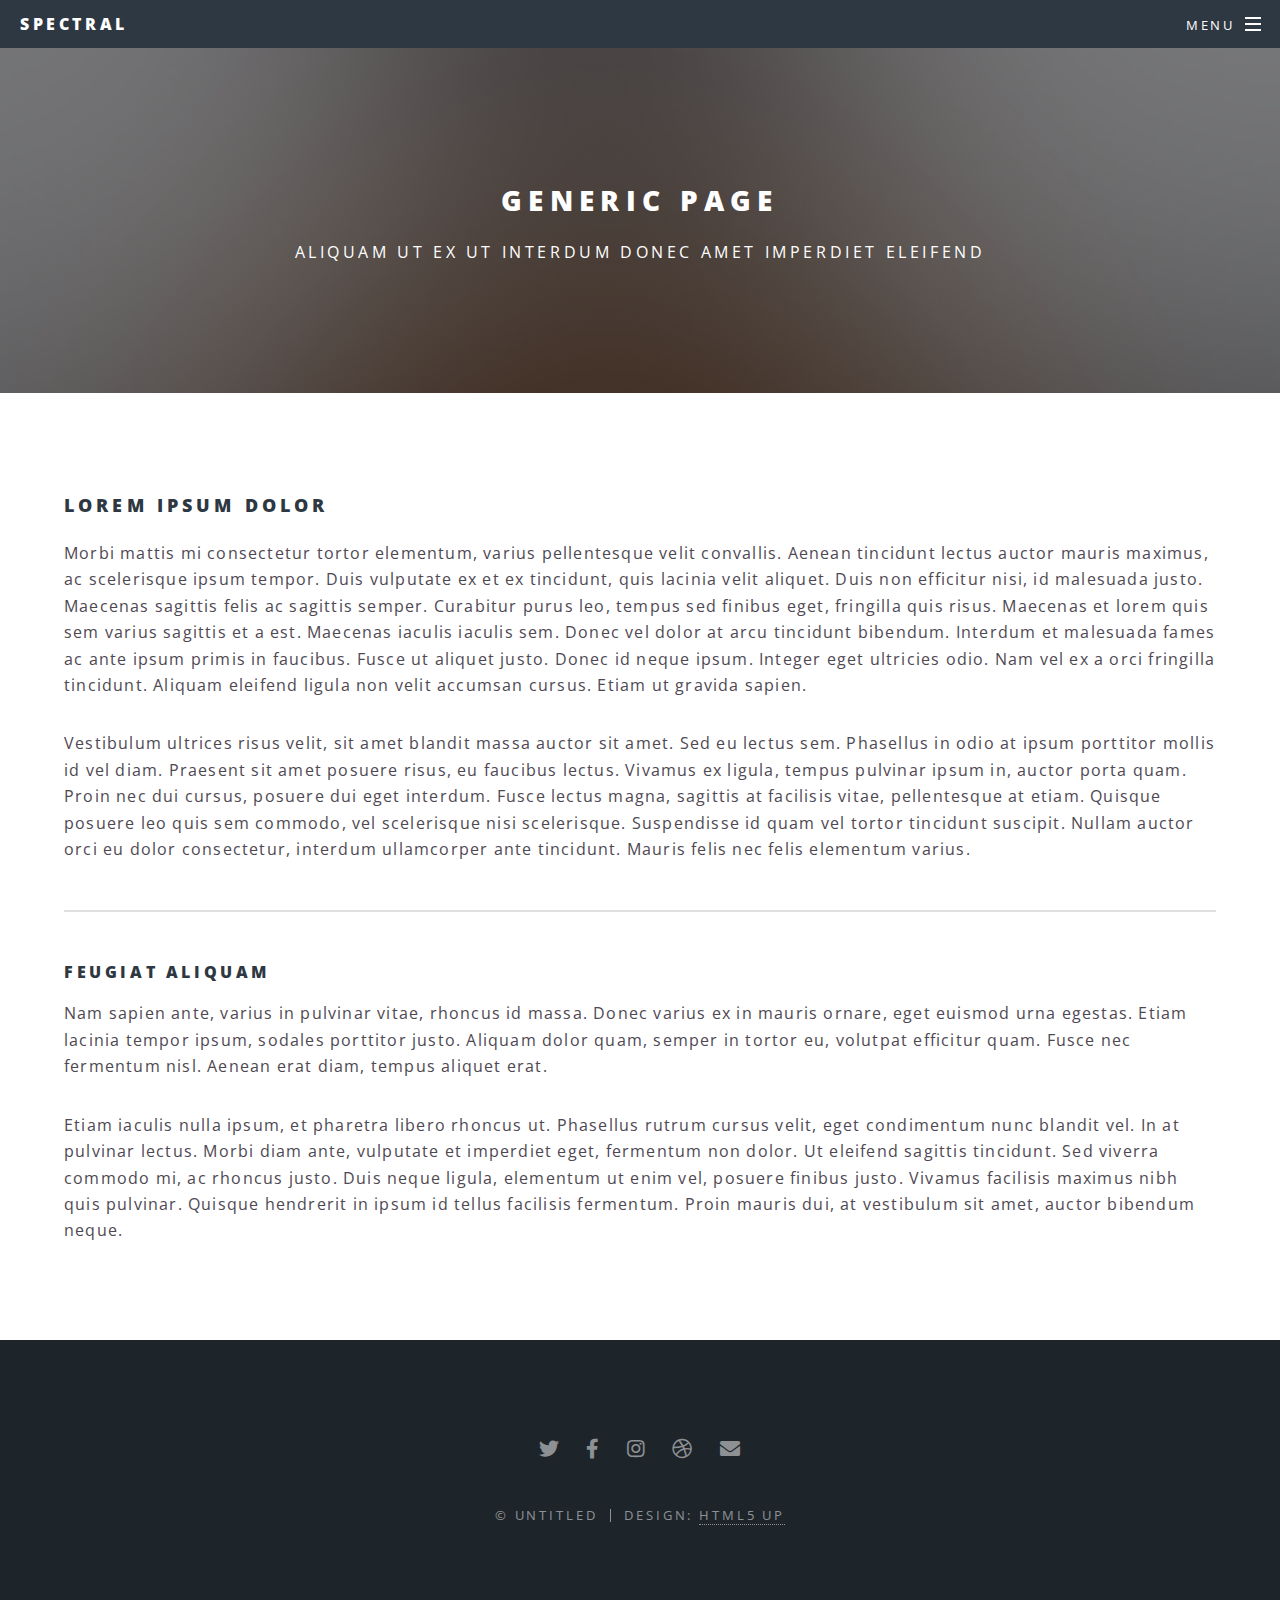
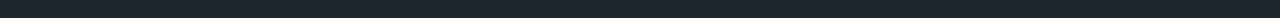
<file: front_end/generic.html>
<!DOCTYPE HTML>
<!--
	Spectral by HTML5 UP
	html5up.net | @ajlkn
	Free for personal and commercial use under the CCA 3.0 license (html5up.net/license)
-->
<html>
	<head>
		<title>Generic - Spectral by HTML5 UP</title>
		<meta charset="utf-8" />
		<meta name="viewport" content="width=device-width, initial-scale=1, user-scalable=no" />
		<link rel="stylesheet" href="assets/css/main.css" />
		<noscript><link rel="stylesheet" href="assets/css/noscript.css" /></noscript>
	</head>
	<body class="is-preload">

		<!-- Page Wrapper -->
			<div id="page-wrapper">

				<!-- Header -->
					<header id="header">
						<h1><a href="index.html">Spectral</a></h1>
						<nav id="nav">
							<ul>
								<li class="special">
									<a href="#menu" class="menuToggle"><span>Menu</span></a>
									<div id="menu">
										<ul>
											<li><a href="index.html">Home</a></li>
											<li><a href="generic.html">Generic</a></li>
											<li><a href="elements.html">Elements</a></li>
											<li><a href="#">Sign Up</a></li>
											<li><a href="#">Log In</a></li>
										</ul>
									</div>
								</li>
							</ul>
						</nav>
					</header>

				<!-- Main -->
					<article id="main">
						<header>
							<h2>Generic Page</h2>
							<p>Aliquam ut ex ut interdum donec amet imperdiet eleifend</p>
						</header>
						<section class="wrapper style5">
							<div class="inner">

								<h3>Lorem ipsum dolor</h3>
								<p>Morbi mattis mi consectetur tortor elementum, varius pellentesque velit convallis. Aenean tincidunt lectus auctor mauris maximus, ac scelerisque ipsum tempor. Duis vulputate ex et ex tincidunt, quis lacinia velit aliquet. Duis non efficitur nisi, id malesuada justo. Maecenas sagittis felis ac sagittis semper. Curabitur purus leo, tempus sed finibus eget, fringilla quis risus. Maecenas et lorem quis sem varius sagittis et a est. Maecenas iaculis iaculis sem. Donec vel dolor at arcu tincidunt bibendum. Interdum et malesuada fames ac ante ipsum primis in faucibus. Fusce ut aliquet justo. Donec id neque ipsum. Integer eget ultricies odio. Nam vel ex a orci fringilla tincidunt. Aliquam eleifend ligula non velit accumsan cursus. Etiam ut gravida sapien.</p>

								<p>Vestibulum ultrices risus velit, sit amet blandit massa auctor sit amet. Sed eu lectus sem. Phasellus in odio at ipsum porttitor mollis id vel diam. Praesent sit amet posuere risus, eu faucibus lectus. Vivamus ex ligula, tempus pulvinar ipsum in, auctor porta quam. Proin nec dui cursus, posuere dui eget interdum. Fusce lectus magna, sagittis at facilisis vitae, pellentesque at etiam. Quisque posuere leo quis sem commodo, vel scelerisque nisi scelerisque. Suspendisse id quam vel tortor tincidunt suscipit. Nullam auctor orci eu dolor consectetur, interdum ullamcorper ante tincidunt. Mauris felis nec felis elementum varius.</p>

								<hr />

								<h4>Feugiat aliquam</h4>
								<p>Nam sapien ante, varius in pulvinar vitae, rhoncus id massa. Donec varius ex in mauris ornare, eget euismod urna egestas. Etiam lacinia tempor ipsum, sodales porttitor justo. Aliquam dolor quam, semper in tortor eu, volutpat efficitur quam. Fusce nec fermentum nisl. Aenean erat diam, tempus aliquet erat.</p>

								<p>Etiam iaculis nulla ipsum, et pharetra libero rhoncus ut. Phasellus rutrum cursus velit, eget condimentum nunc blandit vel. In at pulvinar lectus. Morbi diam ante, vulputate et imperdiet eget, fermentum non dolor. Ut eleifend sagittis tincidunt. Sed viverra commodo mi, ac rhoncus justo. Duis neque ligula, elementum ut enim vel, posuere finibus justo. Vivamus facilisis maximus nibh quis pulvinar. Quisque hendrerit in ipsum id tellus facilisis fermentum. Proin mauris dui, at vestibulum sit amet, auctor bibendum neque.</p>

							</div>
						</section>
					</article>

				<!-- Footer -->
					<footer id="footer">
						<ul class="icons">
							<li><a href="#" class="icon brands fa-twitter"><span class="label">Twitter</span></a></li>
							<li><a href="#" class="icon brands fa-facebook-f"><span class="label">Facebook</span></a></li>
							<li><a href="#" class="icon brands fa-instagram"><span class="label">Instagram</span></a></li>
							<li><a href="#" class="icon brands fa-dribbble"><span class="label">Dribbble</span></a></li>
							<li><a href="#" class="icon solid fa-envelope"><span class="label">Email</span></a></li>
						</ul>
						<ul class="copyright">
							<li>&copy; Untitled</li><li>Design: <a href="http://html5up.net">HTML5 UP</a></li>
						</ul>
					</footer>

			</div>

		<!-- Scripts -->
			<script src="assets/js/jquery.min.js"></script>
			<script src="assets/js/jquery.scrollex.min.js"></script>
			<script src="assets/js/jquery.scrolly.min.js"></script>
			<script src="assets/js/browser.min.js"></script>
			<script src="assets/js/breakpoints.min.js"></script>
			<script src="assets/js/util.js"></script>
			<script src="assets/js/main.js"></script>

	</body>
</html>
</file>
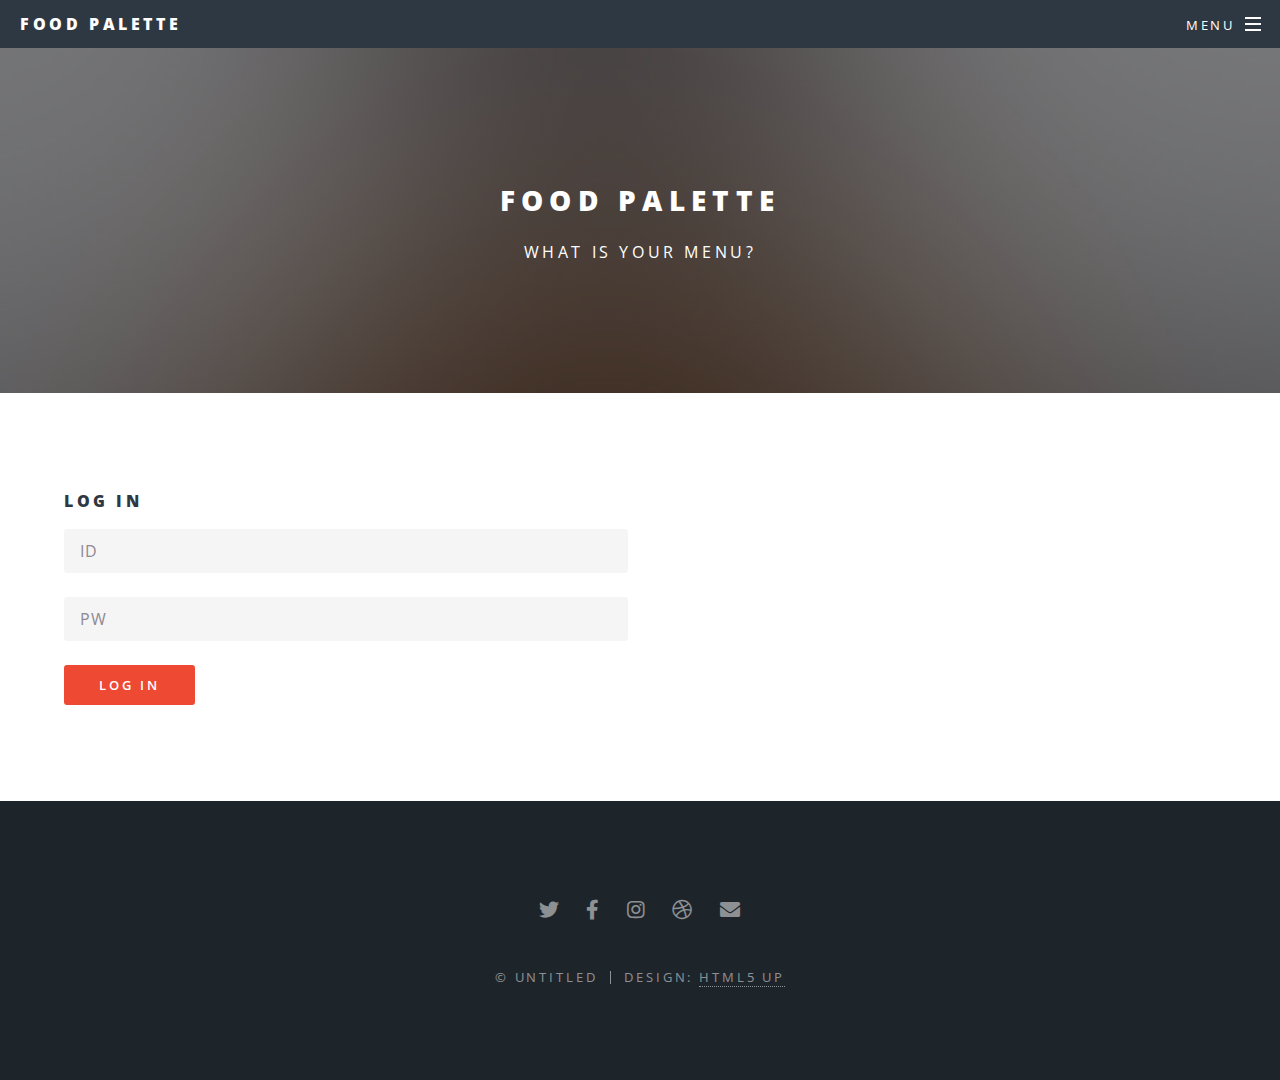
<file: front_end/LogIn.html>
<!DOCTYPE HTML>
<!--
	Spectral by HTML5 UP
	html5up.net | @ajlkn
	Free for personal and commercial use under the CCA 3.0 license (html5up.net/license)
-->
<html>
	<head>
		<title>Generic - Spectral by HTML5 UP</title>
		<meta charset="utf-8" />
		<meta name="viewport" content="width=device-width, initial-scale=1, user-scalable=no" />
        <meta name="author" content="Made by Builde(Da-Eun Lee)" />
		<link rel="stylesheet" href="assets/css/main.css" />
		<noscript><link rel="stylesheet" href="assets/css/noscript.css" /></noscript>
	</head>
	<body class="is-preload">

		<!-- Page Wrapper -->
			<div id="page-wrapper">

				<!-- Header -->
					<header id="header">
						<h1><a href="index.html">Food Palette</a></h1>
						<nav id="nav">
							<ul>
								<li class="special">
									<a href="#menu" class="menuToggle"><span>Menu</span></a>
									<div id="menu">
										<ul>
											<li><a href="main.html">Main</a></li>
											<li><a href="MenuRecommendation.html">Menu Recommendation</a></li>
											<li><a href="Mypage.html">My page</a></li>
											<li><a href="LogIn.html">Log In</a></li>
											<li><a href="SignUp.html">Sign Up</a></li>
										</ul>
									</div>
								</li>
							</ul>
						</nav>
					</header>

				<!-- Main -->
					<article id="main">
						<header>
							<h2>Food Palette </h2>
							<p>What is your menu?</p>
						</header>
						<section class="wrapper style5">
							<div class="inner">
								<section>
									<h4>Log In </h4>
									<form method="post" action="#">
										<div class="row gtr-uniform">
											<div class="col-6 col-12-xsmall">
												<input type="text" name="demo-ID" id="demo-ID" value="" placeholder="ID" />
											</div>
											<p></p>
											<div class="col-6 col-12-xsmall">
												<input type="text" name="demo-PW" id="demo-PW" value="" placeholder="PW" />
											</div>
											<div class="col-12">
												<ul class="actions">
													<li><input type="submit" value="Log In" class="primary" /></li>
												</ul>
											</div>
										</div>
									</form>
								</section>
							</div>
						</section>
					</article>

				<!-- Footer -->
					<footer id="footer">
						<ul class="icons">
							<li><a href="#" class="icon brands fa-twitter"><span class="label">Twitter</span></a></li>
							<li><a href="#" class="icon brands fa-facebook-f"><span class="label">Facebook</span></a></li>
							<li><a href="#" class="icon brands fa-instagram"><span class="label">Instagram</span></a></li>
							<li><a href="#" class="icon brands fa-dribbble"><span class="label">Dribbble</span></a></li>
							<li><a href="#" class="icon solid fa-envelope"><span class="label">Email</span></a></li>
						</ul>
						<ul class="copyright">
							<li>&copy; Untitled</li><li>Design: <a href="http://html5up.net">HTML5 UP</a></li>
						</ul>
					</footer>

			</div>

		<!-- Scripts -->
			<script src="assets/js/jquery.min.js"></script>
			<script src="assets/js/jquery.scrollex.min.js"></script>
			<script src="assets/js/jquery.scrolly.min.js"></script>
			<script src="assets/js/browser.min.js"></script>
			<script src="assets/js/breakpoints.min.js"></script>
			<script src="assets/js/util.js"></script>
			<script src="assets/js/main.js"></script>

	</body>
</html>
</file>
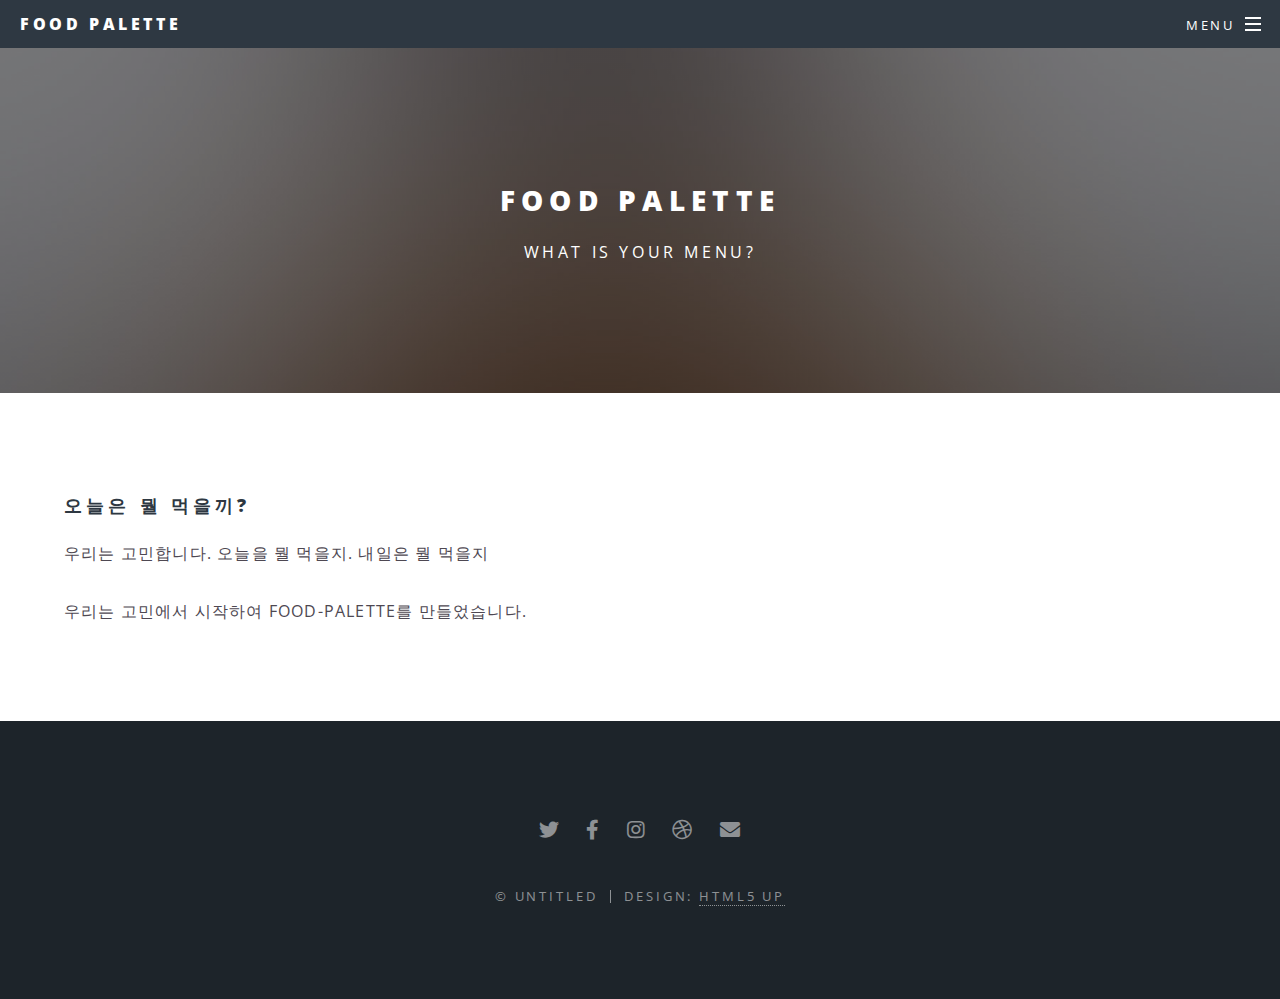
<file: front_end/main.html>
<!DOCTYPE HTML>
<!--
	Spectral by HTML5 UP
	html5up.net | @ajlkn
	Free for personal and commercial use under the CCA 3.0 license (html5up.net/license)
-->
<html>
	<head>
		<title>Generic - Spectral by HTML5 UP</title>
		<meta charset="utf-8" />
		<meta name="viewport" content="width=device-width, initial-scale=1, user-scalable=no" />
        <meta name="author" content="Made by Builde(Da-Eun Lee)" />
		<link rel="stylesheet" href="assets/css/main.css" />
		<noscript><link rel="stylesheet" href="assets/css/noscript.css" /></noscript>
	</head>
	<body class="is-preload">

		<!-- Page Wrapper -->
			<div id="page-wrapper">

				<!-- Header -->
					<header id="header">
						<h1><a href="index.html">Food Palette</a></h1>
						<nav id="nav">
							<ul>
								<li class="special">
									<a href="#menu" class="menuToggle"><span>Menu</span></a>
									<div id="menu">
										<ul>
											<li><a href="main.html">Main</a></li>
											<li><a href="MenuRecommendation.html">Menu Recommendation</a></li>
											<li><a href="Mypage.html">My page</a></li>
											<li><a href="LogIn.html">Log In</a></li>
											<li><a href="SignUp.html">Sign Up</a></li>
										</ul>
									</div>
								</li>
							</ul>
						</nav>
					</header>

				<!-- Main -->
					<article id="main">
						<header>
							<h2>Food Palette </h2>
							<p>What is your menu?</p>
						</header>
						<section class="wrapper style5">
							<div class="inner">
								<h3>오늘은 뭘 먹을끼?</h3>
								<p>우리는 고민합니다. 오늘을 뭘 먹을지. 내일은 뭘 먹을지</p>
	
								<p>우리는 고민에서 시작하여 FOOD-PALETTE를 만들었습니다.</p>
							</div>
						</section>
					</article>

				<!-- Footer -->
					<footer id="footer">
						<ul class="icons">
							<li><a href="https://twitter.com/" class="icon brands fa-twitter"><span class="label">Twitter</span></a></li>
							<li><a href="https://www.facebook.com/" class="icon brands fa-facebook-f"><span class="label">Facebook</span></a></li>
							<li><a href="https://www.instagram.com/?hl=ko" class="icon brands fa-instagram"><span class="label">Instagram</span></a></li>
							<li><a href="https://dribbble.com/" class="icon brands fa-dribbble"><span class="label">Dribbble</span></a></li>
							<li><a href="https://www.google.com/intl/ko/gmail/about/#" class="icon solid fa-envelope"><span class="label">Email</span></a></li>
						</ul>
						<ul class="copyright">
							<li>&copy; Untitled</li><li>Design: <a href="http://html5up.net">HTML5 UP</a></li>
						</ul>
					</footer>

			</div>

		<!-- Scripts -->
			<script src="assets/js/jquery.min.js"></script>
			<script src="assets/js/jquery.scrollex.min.js"></script>
			<script src="assets/js/jquery.scrolly.min.js"></script>
			<script src="assets/js/browser.min.js"></script>
			<script src="assets/js/breakpoints.min.js"></script>
			<script src="assets/js/util.js"></script>
			<script src="assets/js/main.js"></script>

	</body>
</html>
</file>
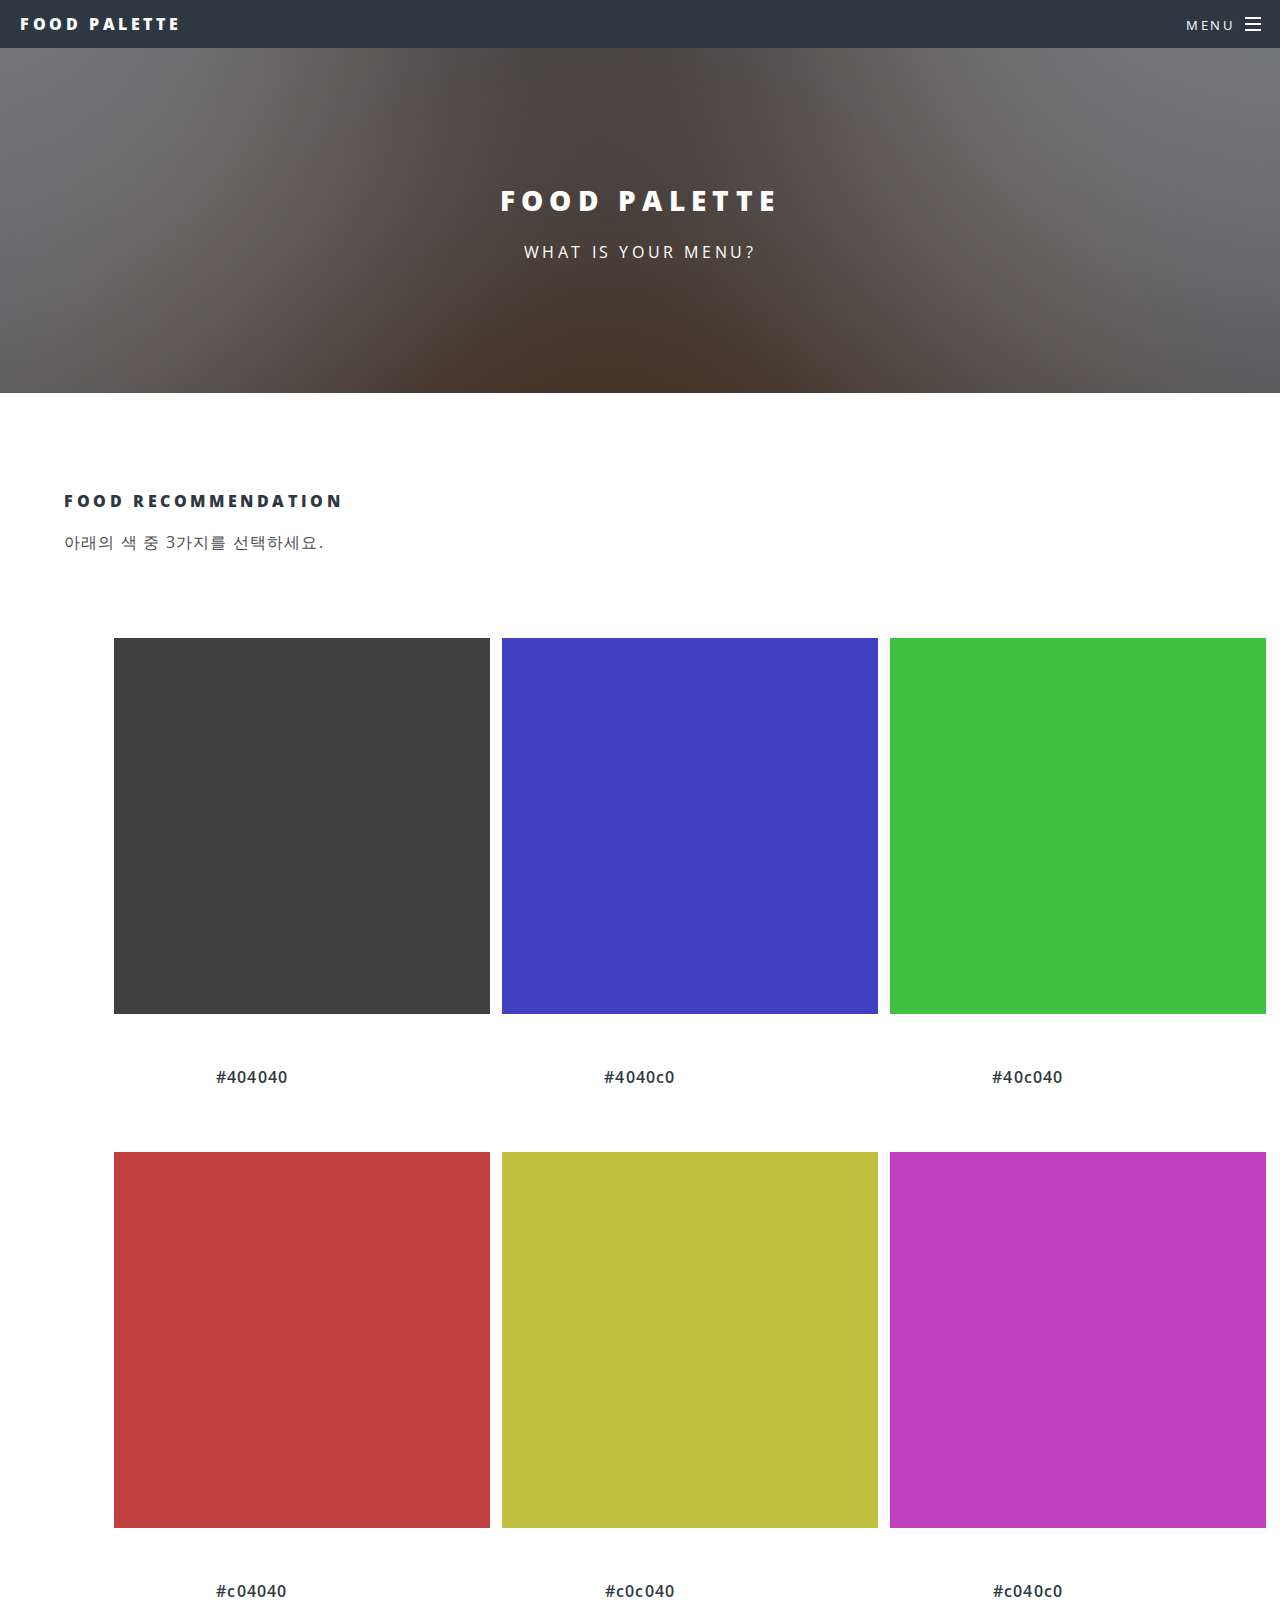
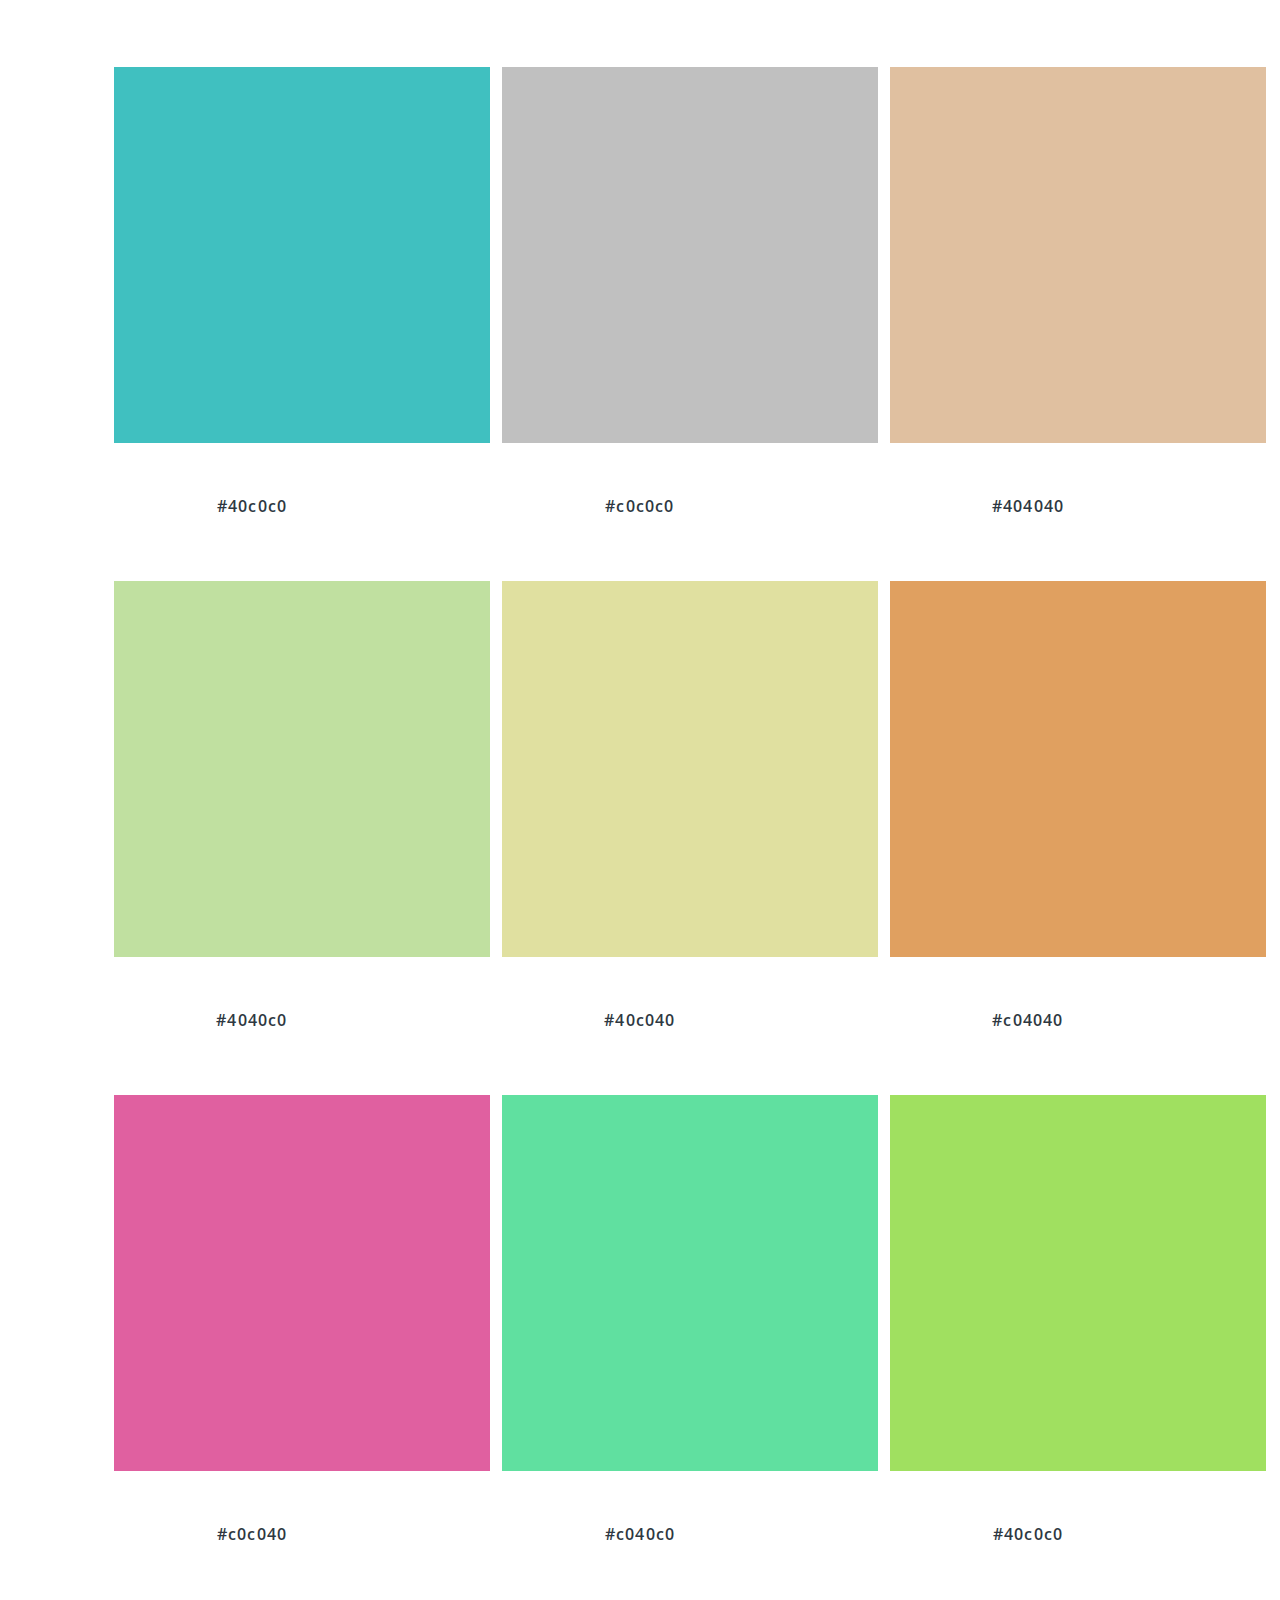
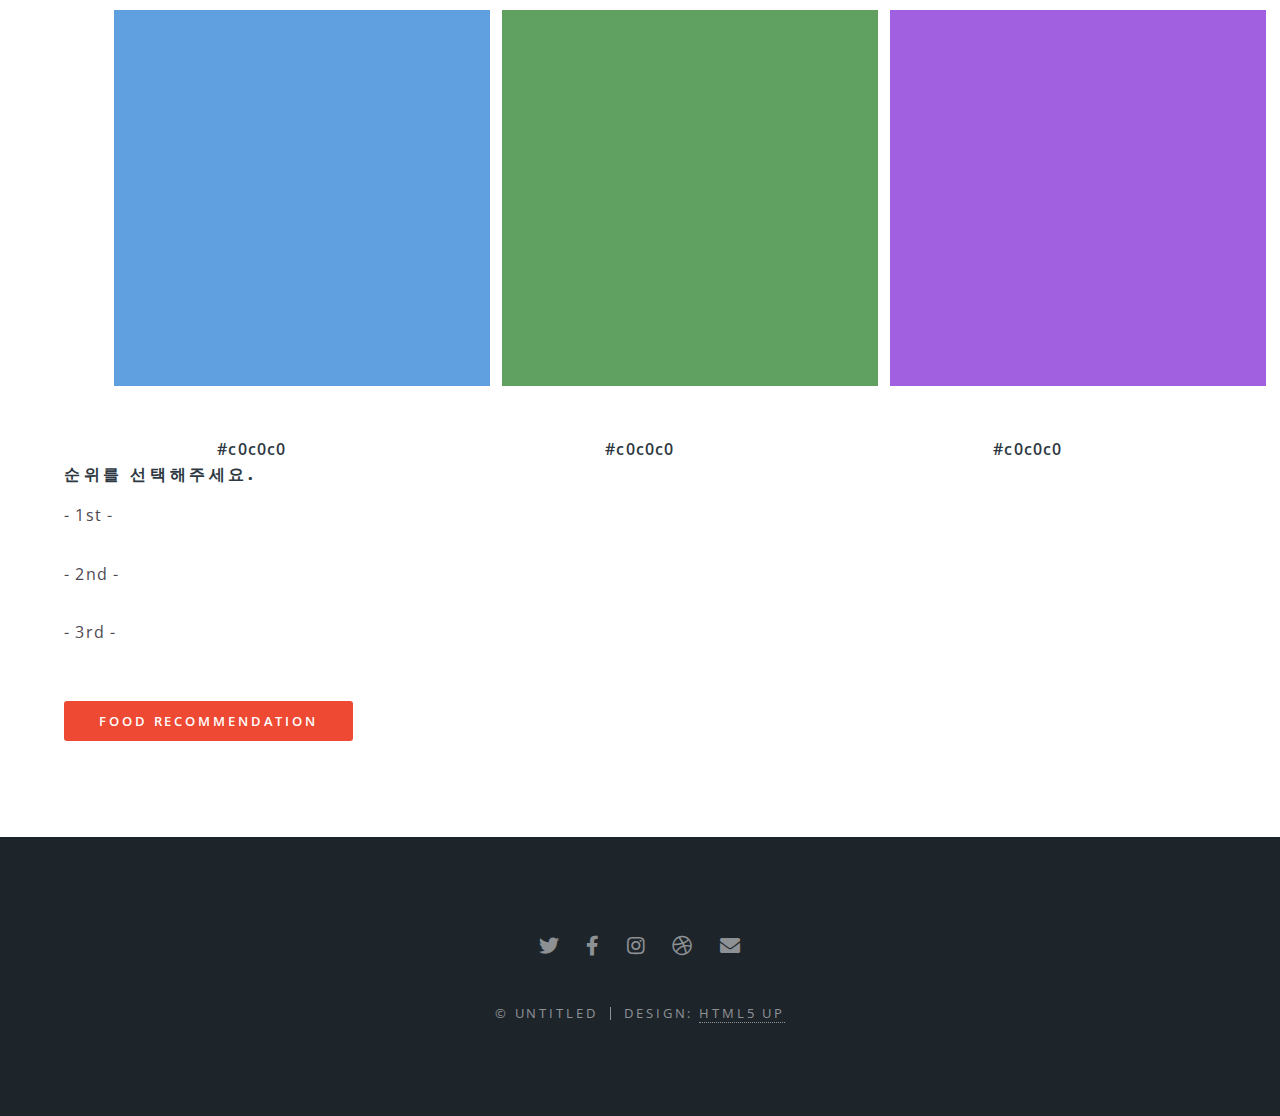
<file: front_end/MenuRecommendation18.html>
<!DOCTYPE HTML>
<!--
	Spectral by HTML5 UP
	html5up.net | @ajlkn
	Free for personal and commercial use under the CCA 3.0 license (html5up.net/license)
-->
<html>
	<head>
		<title>Generic - Spectral by HTML5 UP</title>
		<meta charset="utf-8" />
		<meta name="viewport" content="width=device-width, initial-scale=1, user-scalable=no" />
        <meta name="author" content="Made by Builde(Da-Eun Lee)" />
		<link rel="stylesheet" href="assets/css/main.css" />
		<script src="src/menuRecom.js" defer></script>
		<noscript><link rel="stylesheet" href="assets/css/noscript.css" /></noscript>
	</head>
	<body class="is-preload">

		<!-- Page Wrapper -->
			<div id="page-wrapper">

				<!-- Header -->
					<header id="header">
						<h1><a href="index.html">Food Palette</a></h1>
						<nav id="nav">
							<ul>
								<li class="special">
									<a href="#menu" class="menuToggle"><span>Menu</span></a>
									<div id="menu">
										<ul>
											<li><a href="main.html">Main</a></li>
											<li><a href="MenuRecommendation.html">Menu Recommendation</a></li>
											<li><a href="Mypage.html">My page</a></li>
											<li><a href="LogIn.html">Log In</a></li>
											<li><a href="SignUp.html">Sign Up</a></li>
										</ul>
									</div>
								</li>
							</ul>
						</nav>
					</header>

				<!-- Main -->
					<article id="main">
						<header>
							<h2>Food Palette </h2>
							<p>What is your menu?</p>
						</header>
						<section class="wrapper style5">
							<div class="inner">
								<section>
									<h4>Food Recommendation</h4>
									<p>아래의 색 중 3가지를 선택하세요.</p>
									<div class="box alt">
										<div class="row gtr-50 gtr-uniform">
											<div class="col-4">
												<div class="square" style="background-color: rgb(64, 64, 64);" data-key="color" data-value="#404040"></div>
												<p style="text-align: center;";><b>#404040</b></p>
											</div>
											<div class="col-4">
												<div class="square" style="background-color: rgb(64, 64, 192);" data-key="color" data-value="#4040c0"></div>
												<p style="text-align: center;";><b>#4040c0</b></p>
											</div>
											<div class="col-4">
												<div class="square" style="background-color: rgb(64, 192, 64);" data-key="color" data-value="#40c040"></div>
												<p style="text-align: center;";><b>#40c040</b></p>
											</div>
											<div class="col-4">
												<div class="square" style="background-color: rgb(192, 64, 64);" data-key="color" data-value="#c04040"></div>
												<p style="text-align: center;";><b>#c04040</b></p>
												</span>
											</div>
											<div class="col-4">
												<div class="square" style="background-color: rgb(192, 192, 64);" data-key="color" data-value="#c0c040"></div>
													<p style="text-align: center;";><b>#c0c040</b></p>
												</span>
											</div>
											<div class="col-4">
												<div class="square" style="background-color: rgb(192, 64, 192);" data-key="color" data-value="#c040c0"></div>
												<p style="text-align: center;";><b>#c040c0</b></p>
												</span>
											</div>
											<div class="col-4">
												<div class="square" style="background-color: rgb(64, 192, 192);" data-key="color" data-value="#40c0c0"></div>
													<p style="text-align: center;";><b>#40c0c0</b></p>
												</span>
											</div>
											<div class="col-4">
												<div class="square" style="background-color: rgb(192, 192, 192);" data-key="color" data-value="#c0c0c0"></div>
													<p style="text-align: center;";><b>#c0c0c0</b></p>
												</span>
											</div>
											
											
											<div class="col-4">
												<div class="square" style="background-color: rgb(224, 192, 160);" data-key="color" data-value="#404040"></div>
												<p style="text-align: center;";><b>#404040</b></p>
											</div>
											<div class="col-4">
												<div class="square" style="background-color: rgb(192, 224, 160);" data-key="color" data-value="#4040c0"></div>
												<p style="text-align: center;";><b>#4040c0</b></p>
											</div>
											<div class="col-4">
												<div class="square" style="background-color: rgb(224, 224, 160);" data-key="color" data-value="#40c040"></div>
												<p style="text-align: center;";><b>#40c040</b></p>
											</div>
											<div class="col-4">
												<div class="square" style="background-color: rgb(224, 160, 96);" data-key="color" data-value="#c04040"></div>
												<p style="text-align: center;";><b>#c04040</b></p>
												</span>
											</div>
											<div class="col-4">
												<div class="square" style="background-color: rgb(224, 96, 160);" data-key="color" data-value="#c0c040"></div>
													<p style="text-align: center;";><b>#c0c040</b></p>
												</span>
											</div>
											<div class="col-4">
												<div class="square" style="background-color: rgb(96, 224, 160);" data-key="color" data-value="#c040c0"></div>
												<p style="text-align: center;";><b>#c040c0</b></p>
												</span>
											</div>
											<div class="col-4">
												<div class="square" style="background-color: rgb(160, 224, 96);" data-key="color" data-value="#40c0c0"></div>
													<p style="text-align: center;";><b>#40c0c0</b></p>
												</span>
											</div>
											<div class="col-4">
												<div class="square" style="background-color: rgb(96, 160, 224);" data-key="color" data-value="#c0c0c0"></div>
													<p style="text-align: center;";><b>#c0c0c0</b></p>
												</span>
											</div>
											<div class="col-4">
												<div class="square" style="background-color: rgb(96, 160, 96);" data-key="color" data-value="#c0c0c0"></div>
													<p style="text-align: center;";><b>#c0c0c0</b></p>
												</span>
											</div>
											<div class="col-4">
												<div class="square" style="background-color: rgb(160, 96, 224);" data-key="color" data-value="#c0c0c0"></div>
													<p style="text-align: center;";><b>#c0c0c0</b></p>
												</span>
											</div>

										</div>
										<h4>순위를 선택해주세요.</h4>
										<form method="post" action="#">
											<div class="row gtr-uniform">
												<div class="col-12">
													<span class="first-color">- 1st -</span>
													<!-- <select name="demo-category" id="demo-category">
														<option value=""></option>
														<option value="1">Red</option>
														<option value="1">Yellow</option>
														<option value="1">Green</option>
														<option value="1">Blue</option>
														<option value="1">Purple</option>
														<option value="1">Black</option>
														<option value="1">Brown</option>
														<option value="1">White</option>
														<option value="1">Pink</option>
													</select> -->
												</div>
											</div>
										</form>
										<form method="post" action="#">
											<div class="row gtr-uniform">
												<div class="col-12">
													<span  class="second-color">- 2nd -</span>
													<!-- <select name="demo-category" id="demo-category">
														<option value="">- 2nd -</option>
														<option value="1">Red</option>
														<option value="1">Yellow</option>
														<option value="1">Green</option>
														<option value="1">Blue</option>
														<option value="1">Purple</option>
														<option value="1">Black</option>
														<option value="1">Brown</option>
														<option value="1">White</option>
														<option value="1">Pink</option>
													</select> -->
												</div>
											</div>
										</form>
										<form method="post" action="#">
											<div class="row gtr-uniform">
												<span class="third-color">- 3rd -</span>
												<div class="col-12">
													<!-- <select name="demo-category" id="demo-category">
														<option value="">- 3rd -</option>
														<option value="1">Red</option>
														<option value="1">Yellow</option>
														<option value="1">Green</option>
														<option value="1">Blue</option>
														<option value="1">Purple</option>
														<option value="1">Black</option>
														<option value="1">Brown</option>
														<option value="1">White</option>
														<option value="1">Pink</option>
													</select> -->
												</div>
											</div>
										</form>
									</div>
									<div class="col-12">
										<ul class="actions">
											<li><input type="submit" value="Food Recommendation" class="primary" onclick="location.href='FR-Result.html'"/></li>
											
										</ul>
									</div>
								</section>
							</div>
						</section>
					</article>

				<!-- Footer -->
					<footer id="footer">
						<ul class="icons">
							<li><a href="#" class="icon brands fa-twitter"><span class="label">Twitter</span></a></li>
							<li><a href="#" class="icon brands fa-facebook-f"><span class="label">Facebook</span></a></li>
							<li><a href="#" class="icon brands fa-instagram"><span class="label">Instagram</span></a></li>
							<li><a href="#" class="icon brands fa-dribbble"><span class="label">Dribbble</span></a></li>
							<li><a href="#" class="icon solid fa-envelope"><span class="label">Email</span></a></li>
						</ul>
						<ul class="copyright">
							<li>&copy; Untitled</li><li>Design: <a href="http://html5up.net">HTML5 UP</a></li>
						</ul>
					</footer>

			</div>

		<!-- Scripts -->
			<script src="assets/js/jquery.min.js"></script>
			<script src="assets/js/jquery.scrollex.min.js"></script>
			<script src="assets/js/jquery.scrolly.min.js"></script>
			<script src="assets/js/browser.min.js"></script>
			<script src="assets/js/breakpoints.min.js"></script>
			<script src="assets/js/util.js"></script>
			<script src="assets/js/main.js"></script>
			
	</body>
</html>
</file>
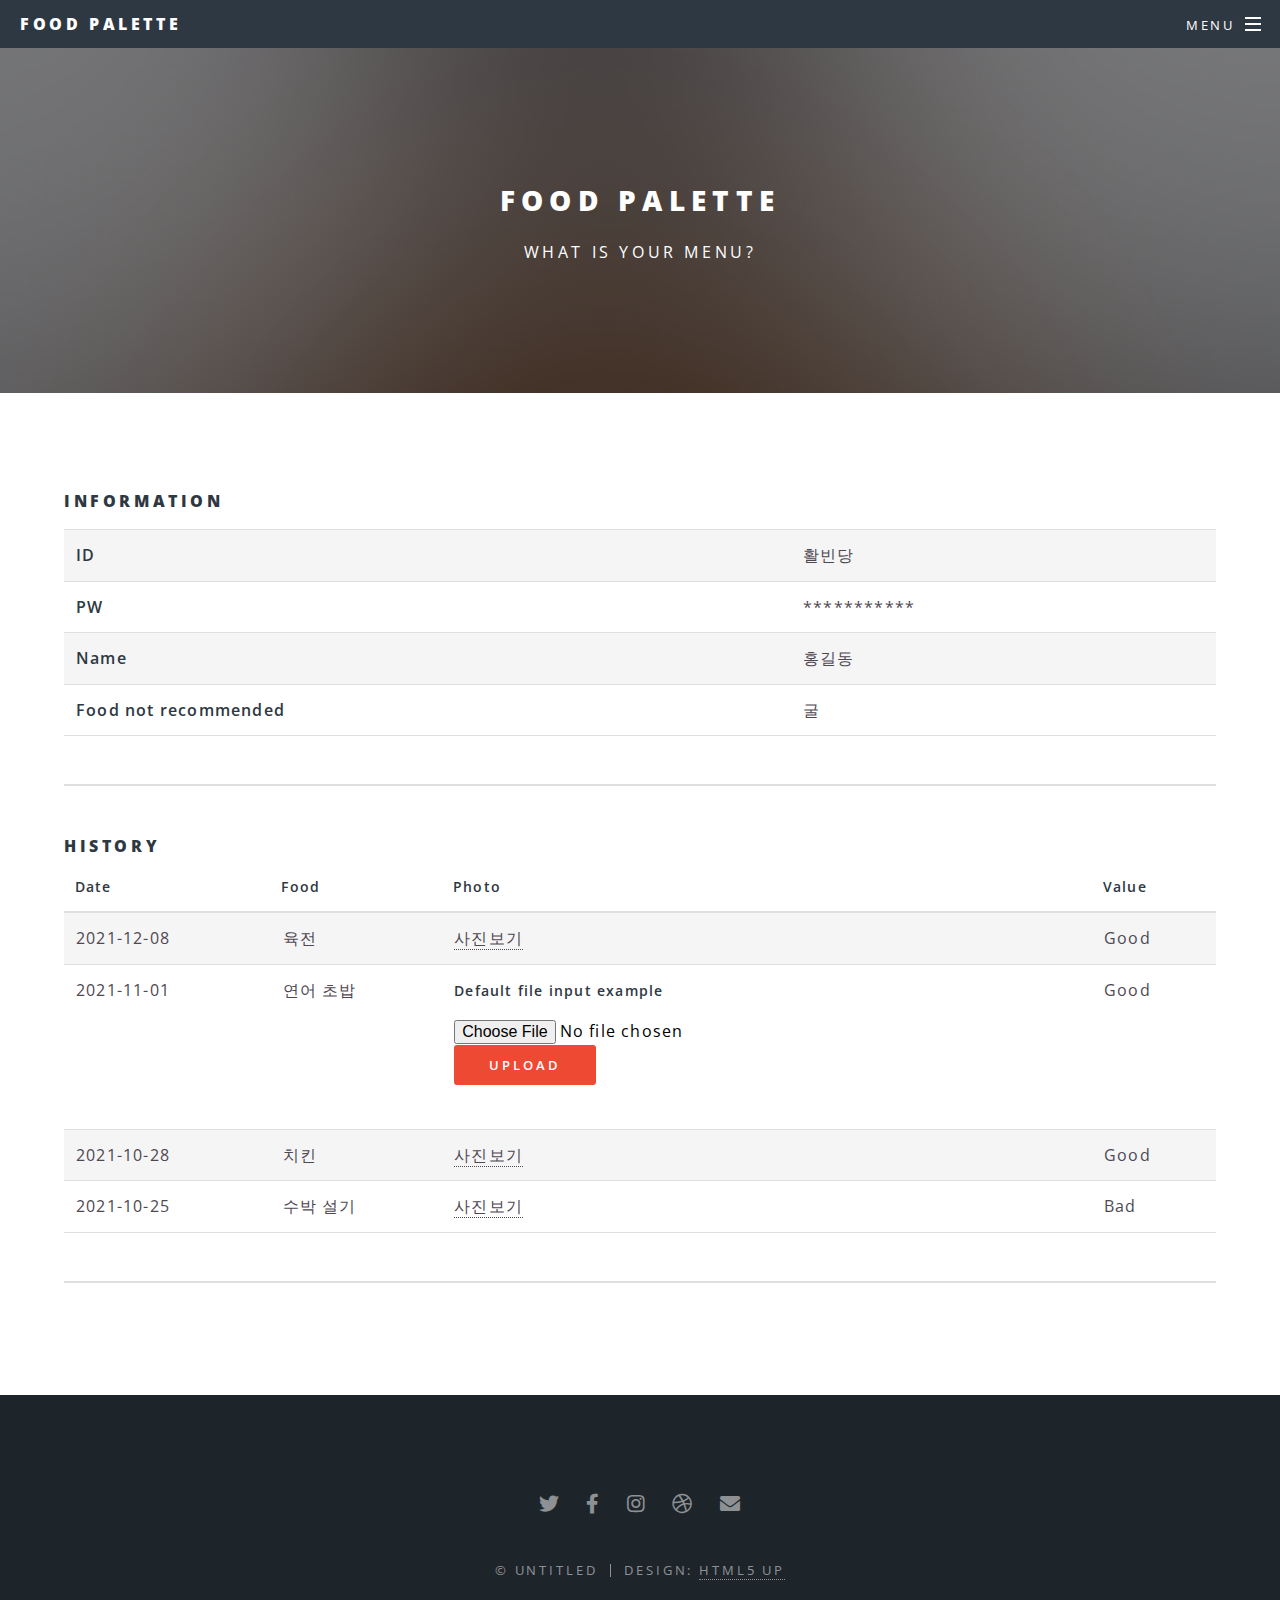
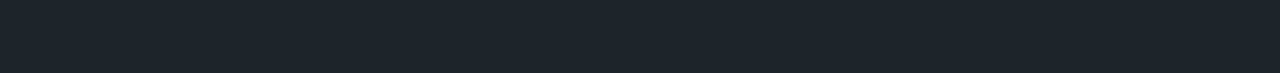
<file: front_end/Mypage.html>
<!DOCTYPE HTML>
<!--
	Spectral by HTML5 UP
	html5up.net | @ajlkn
	Free for personal and commercial use under the CCA 3.0 license (html5up.net/license)
-->
<html>
	<head>
		<title>Generic - Spectral by HTML5 UP</title>
		<meta charset="utf-8" />
		<meta name="viewport" content="width=device-width, initial-scale=1, user-scalable=no" />
        <meta name="author" content="Made by Builde(Da-Eun Lee)" />
		<link rel="stylesheet" href="assets/css/main.css" />
		<noscript><link rel="stylesheet" href="assets/css/noscript.css" /></noscript>
	</head>
	<body class="is-preload">

		<!-- Page Wrapper -->
			<div id="page-wrapper">

				<!-- Header -->
					<header id="header">
						<h1><a href="index.html">Food Palette</a></h1>
						<nav id="nav">
							<ul>
								<li class="special">
									<a href="#menu" class="menuToggle"><span>Menu</span></a>
									<div id="menu">
										<ul>
											<li><a href="main.html">Main</a></li>
											<li><a href="MenuRecommendation.html">Menu Recommendation</a></li>
											<li><a href="Mypage.html">My page</a></li>
											<li><a href="LogIn.html">Log In</a></li>
											<li><a href="SignUp.html">Sign Up</a></li>
										</ul>
									</div>
								</li>
							</ul>
						</nav>
					</header>

					<!-- Main -->
						<article id="main">
							<header>
								<h2>Food Palette</h2>
								<p>What is your menu?</p>
							</header>
							<section class="wrapper style5">
								<div class="inner">

									<section>
										<h4>Information</h4>
										<table>
											<thead></thead>
											<tbody>
												<tr>
													<td><b>ID</b></td>
													<td>활빈당</td>
												</tr>
												<tr>
													<td><b>PW</b></td>
													<td>***********</td>
												</tr>
												<tr>
													<td><b>Name</b></td>
													<td> 홍길동</td>
												</tr>
												<tr>
													<td><b>Food not recommended</b></td>
													<td> 굴</td>
												</tr>
											</tbody>
										</table>
										<hr />
										<header>
											<h4>History</h4>
											<table>
												<thead>
													<tr>
														<th>Date</th>
														<th>Food</th>
														<th>Photo</th>
														<th>Value</th>
													</tr>
												</thead>
												<tbody>
													<tr>
														<td>2021-12-08</td>
														<td>육전</td>
														<td><a href="images\육전.jpg">사진보기</a></td>
														<td>Good</td>
													</tr>
													<tr>
														<td>2021-11-01</td>
														<td>연어 초밥</td>
														<td>
															<form id="uploadForm" method="POST" action="http://1.246.129.141/upload_image">
																<label class="form-label" for="customFile">Default file input example</label>
																<input type="file" class="form-control" id="Upload" />
																<ul class="actions">
																	<li>
																		<input type="submit" value="Upload" class="primary" id="UploadImage">
																		<script>
																			const uploadBtn = btoa(document.getElementById("images/떡국.jfif"))
																			console.log(uploadBtn)
																		</script>
																	</li>
																	
																</ul>
															</form>
														</td>
														<td>Good</td>
													</tr>
													<tr>
														<td>2021-10-28</td>
														<td>치킨</td>
														<td><a href="images\치킨.jpg">사진보기</a></td>
														<td>Good</td>
													</tr>
													<tr>
														<td>2021-10-25</td>
														<td>수박 설기</td>
														<td><a href="images\수박설기.jpg">사진보기</a></td>
														<td>Bad</td>
													</tr>
												</tbody>
											</table>
										<hr />	
									
									</header>
									
								</section>
							</div>
						</section>
					</article>

				<!-- Footer -->
					<footer id="footer">
						<ul class="icons">
							<li><a href="#" class="icon brands fa-twitter"><span class="label">Twitter</span></a></li>
							<li><a href="#" class="icon brands fa-facebook-f"><span class="label">Facebook</span></a></li>
							<li><a href="#" class="icon brands fa-instagram"><span class="label">Instagram</span></a></li>
							<li><a href="#" class="icon brands fa-dribbble"><span class="label">Dribbble</span></a></li>
							<li><a href="#" class="icon solid fa-envelope"><span class="label">Email</span></a></li>
						</ul>
						<ul class="copyright">
							<li>&copy; Untitled</li><li>Design: <a href="http://html5up.net">HTML5 UP</a></li>
						</ul>
					</footer>

			</div>

		<!-- Scripts -->
			<script src="assets/js/jquery.min.js"></script>
			<script src="assets/js/jquery.scrollex.min.js"></script>
			<script src="assets/js/jquery.scrolly.min.js"></script>
			<script src="assets/js/browser.min.js"></script>
			<script src="assets/js/breakpoints.min.js"></script>
			<script src="assets/js/util.js"></script>
			<script src="assets/js/main.js"></script>
			<script src="src/ajax.js"></script>

	</body>
</html>
</file>
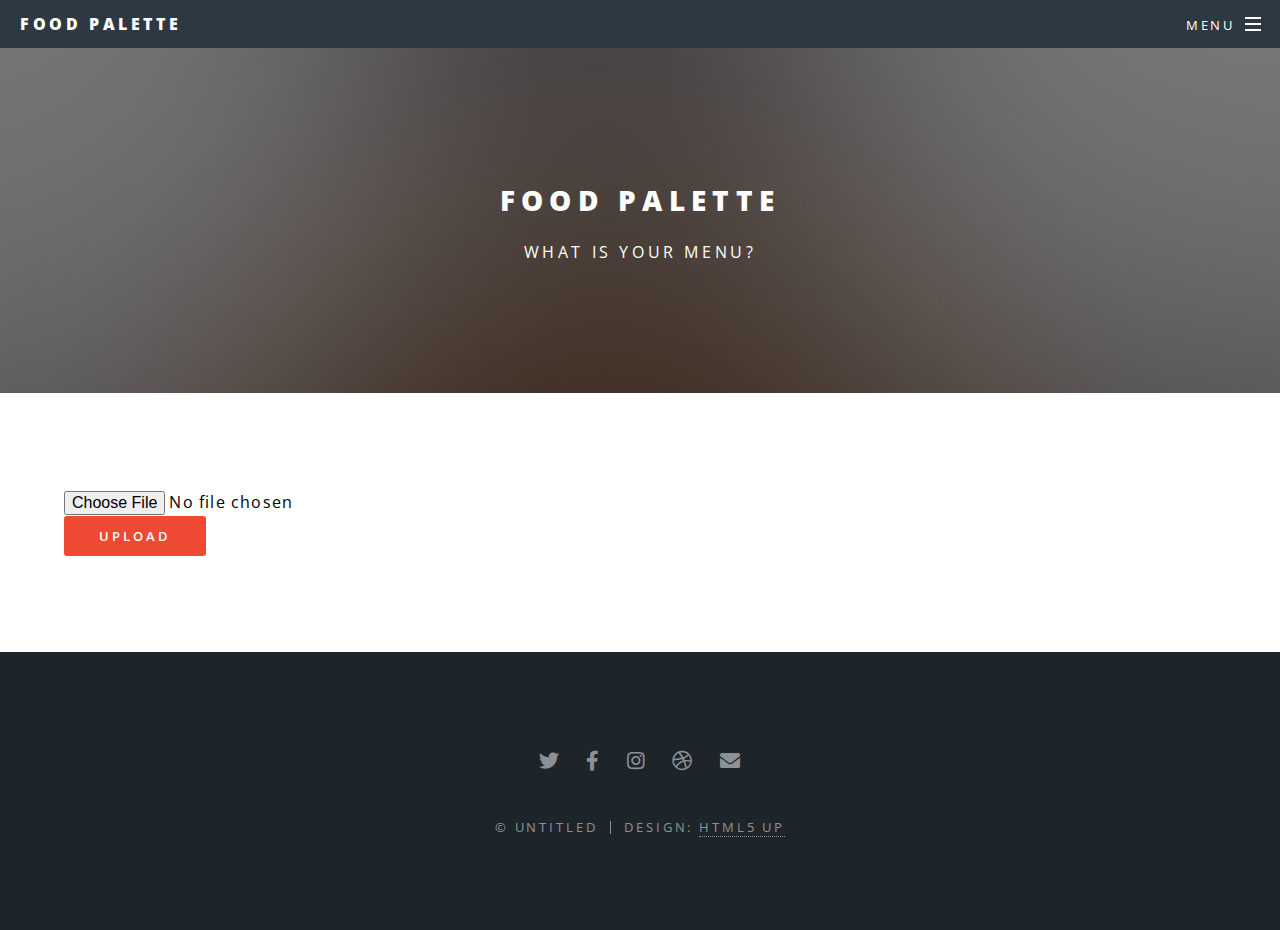
<file: front_end/photo_upload.html>
<!DOCTYPE HTML>
<!--
	Spectral by HTML5 UP
	html5up.net | @ajlkn
	Free for personal and commercial use under the CCA 3.0 license (html5up.net/license)
-->
<html>
	<head>
		<title>Generic - Spectral by HTML5 UP</title>
		<meta charset="utf-8" />
		<meta name="viewport" content="width=device-width, initial-scale=1, user-scalable=no" />
        <meta name="author" content="Made by Builde(Da-Eun Lee)" />
		<link rel="stylesheet" href="assets/css/main.css" />
		<noscript><link rel="stylesheet" href="assets/css/noscript.css" /></noscript>
	</head>
	<body class="is-preload">

		<!-- Page Wrapper -->
			<div id="page-wrapper">

				<!-- Header -->
					<header id="header">
						<h1><a href="index.html">Food Palette</a></h1>
						<nav id="nav">
							<ul>
								<li class="special">
									<a href="#menu" class="menuToggle"><span>Menu</span></a>
									<div id="menu">
										<ul>
											<li><a href="main.html">Main</a></li>
											<li><a href="MenuRecommendation.html">Menu Recommendation</a></li>
											<li><a href="Mypage.html">My page</a></li>
											<li><a href="LogIn.html">Log In</a></li>
											<li><a href="SignUp.html">Sign Up</a></li>
										</ul>
									</div>
								</li>
							</ul>
						</nav>
					</header>

					<!-- Main -->
					<article id="main">
						<header>
							<h2>Food Palette</h2>
							<p>What is your menu?</p>
						</header>
						<section class="wrapper style5">
							<div class="inner">
								<section>
                                    <!--
                                    <form method="post" action="upload" enctype="multipart/form-data">

                                        <div>
                                          file : <input type="file" id="uploadImage" class="image_inputType_file" accept="img/*">
                                        </div>
                                        
                                        <input type="submit">
                                      
                                      </form>
                                    -->
										
									
									<input type="file" class="form-control" id="Upload" />
										<ul class="actions">
											<li><input type="submit" value="Upload" class="primary" id="UploadImage">
												<script>
													const uploadBtn = document.getElementById("UploadImage");
													
													function uploadFile(e){
                                                        e.preventDefault()
                                                        const cFile = document.getElementById("UploadImage").files[0]
                                                        console.log("test")
                                                    }
													uploadBtn.addEventListener("click", uploadFile, false)
												</script>
											</li>
                                        </ul>	
                                                               
								</section>
							</div>
						</section>
					</article>

				<!-- Footer -->
					<footer id="footer">
						<ul class="icons">
							<li><a href="#" class="icon brands fa-twitter"><span class="label">Twitter</span></a></li>
							<li><a href="#" class="icon brands fa-facebook-f"><span class="label">Facebook</span></a></li>
							<li><a href="#" class="icon brands fa-instagram"><span class="label">Instagram</span></a></li>
							<li><a href="#" class="icon brands fa-dribbble"><span class="label">Dribbble</span></a></li>
							<li><a href="#" class="icon solid fa-envelope"><span class="label">Email</span></a></li>
						</ul>
						<ul class="copyright">
							<li>&copy; Untitled</li><li>Design: <a href="http://html5up.net">HTML5 UP</a></li>
						</ul>
					</footer>

			</div>

		<!-- Scripts -->
			<script src="assets/js/jquery.min.js"></script>
			<script src="assets/js/jquery.scrollex.min.js"></script>
			<script src="assets/js/jquery.scrolly.min.js"></script>
			<script src="assets/js/browser.min.js"></script>
			<script src="assets/js/breakpoints.min.js"></script>
			<script src="assets/js/util.js"></script>
			<script src="assets/js/main.js"></script>
			<script src="src/ajax_upload.js"></script>

	</body>
</html>
</file>
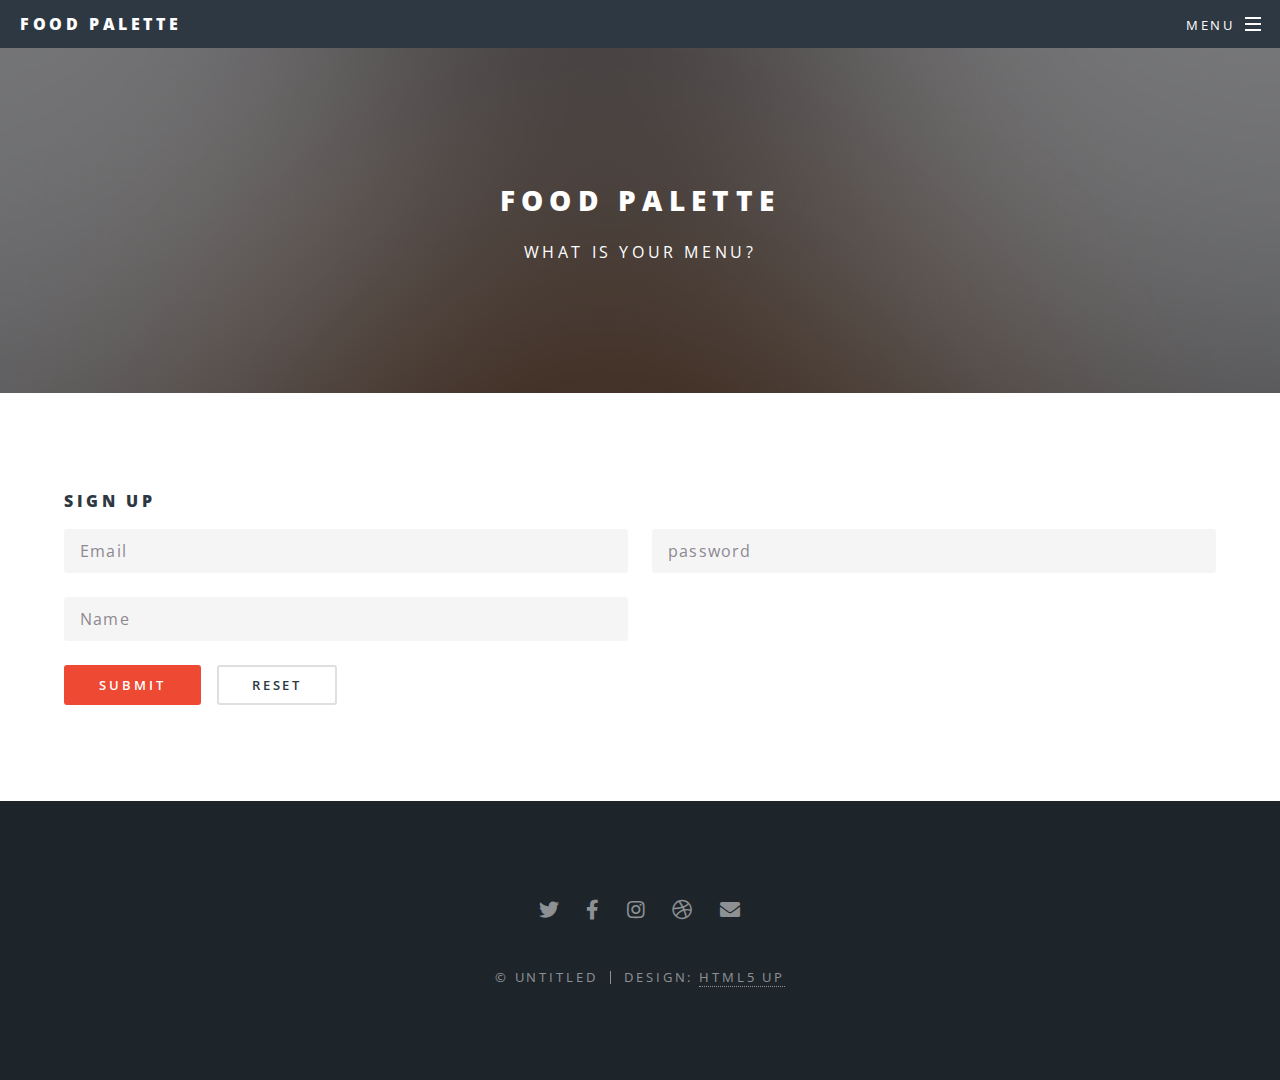
<file: front_end/SignUp.html>
<!DOCTYPE HTML>
<!--
	Spectral by HTML5 UP
	html5up.net | @ajlkn
	Free for personal and commercial use under the CCA 3.0 license (html5up.net/license)
-->
<html>
	<head>
		<title>Generic - Spectral by HTML5 UP</title>
		<meta charset="utf-8" />
		<meta name="viewport" content="width=device-width, initial-scale=1, user-scalable=no" />
        <meta name="author" content="Made by Builde(Da-Eun Lee)" />
		<link rel="stylesheet" href="assets/css/main.css" />
		<noscript><link rel="stylesheet" href="assets/css/noscript.css" /></noscript>
	</head>
	<body class="is-preload">

		<!-- Page Wrapper -->
			<div id="page-wrapper">

				<!-- Header -->
					<header id="header">
						<h1><a href="index.html">Food Palette</a></h1>
						<nav id="nav">
							<ul>
								<li class="special">
									<a href="#menu" class="menuToggle"><span>Menu</span></a>
									<div id="menu">
										<ul>
											<li><a href="main.html">Main</a></li>
											<li><a href="MenuRecommendation.html">Menu Recommendation</a></li>
											<li><a href="Mypage.html">My page</a></li>
											<li><a href="LogIn.html">Log In</a></li>
											<li><a href="SignUp.html">Sign Up</a></li>
										</ul>
									</div>
								</li>
							</ul>
						</nav>
					</header>

					<!-- SignUp -->
					<article id="main">
						<header>
							<h2>Food Palette </h2>
							<p>What is your menu?</p>
						</header>
						<section class="wrapper style5">
							<div class="inner">
                                <section>
                                    <h4>Sign UP</h4>
                                    <form method="post" action="#">
                                        <div class="row gtr-uniform">                
                                            <div class="col-6 col-12-xsmall">
                                                <input type="email" name="demo-email" id="demo-email" value="" placeholder="Email" />
                                            </div>
                                            <div class="col-6 col-12-xsmall">
                                                <input type="password" name="demo-password" id="demo-password" value="" placeholder="password" />
                                            </div>
                                            <div class="col-6 col-12-xsmall">
                                                <input type="text" name="demo-name" id="demo-name" value="" placeholder="Name" />
                                            </div>
                                            <div class="col-12">
                                                <ul class="actions">
                                                    <li><input type="submit" value="Submit" class="primary" /></li>
                                                    <li><input type="reset" value="Reset" /></li>
                                                </ul>
                                            </div>
                                        </div>
                                    </form>
                                </section>
							</div>
						</section>	
					
					</article>

				<!-- Footer -->
					<footer id="footer">
						<ul class="icons">
							<li><a href="#" class="icon brands fa-twitter"><span class="label">Twitter</span></a></li>
							<li><a href="#" class="icon brands fa-facebook-f"><span class="label">Facebook</span></a></li>
							<li><a href="#" class="icon brands fa-instagram"><span class="label">Instagram</span></a></li>
							<li><a href="#" class="icon brands fa-dribbble"><span class="label">Dribbble</span></a></li>
							<li><a href="#" class="icon solid fa-envelope"><span class="label">Email</span></a></li>
						</ul>
						<ul class="copyright">
							<li>&copy; Untitled</li><li>Design: <a href="http://html5up.net">HTML5 UP</a></li>
						</ul>
					</footer>

			</div>

		<!-- Scripts -->
			<script src="assets/js/jquery.min.js"></script>
			<script src="assets/js/jquery.scrollex.min.js"></script>
			<script src="assets/js/jquery.scrolly.min.js"></script>
			<script src="assets/js/browser.min.js"></script>
			<script src="assets/js/breakpoints.min.js"></script>
			<script src="assets/js/util.js"></script>
			<script src="assets/js/main.js"></script>

	</body>
</html>
</file>
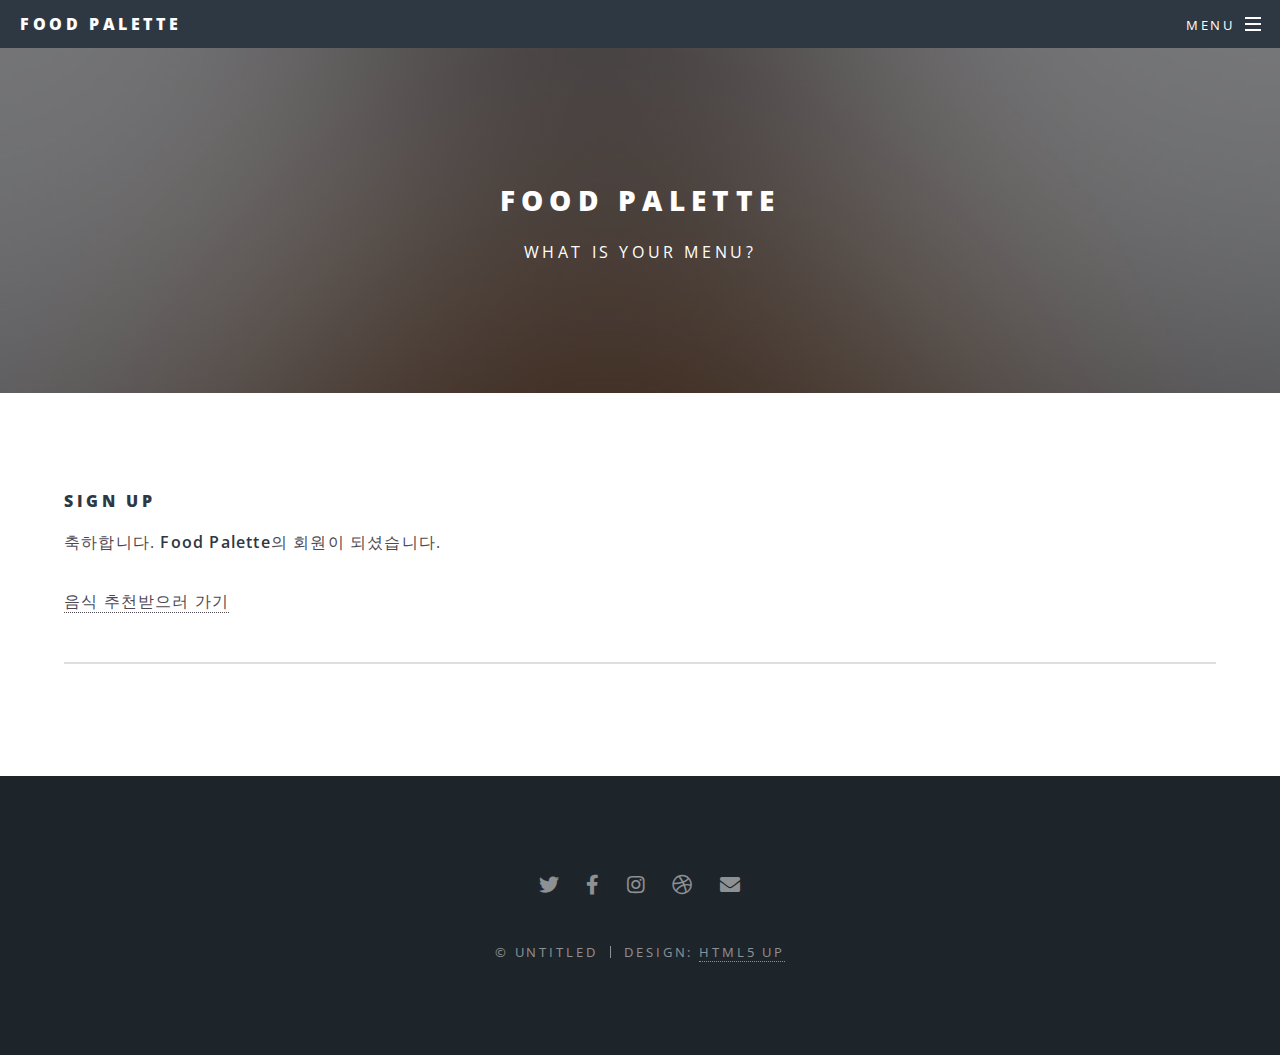
<file: front_end/SignUp_result.html>
<!DOCTYPE HTML>
<!--
	Spectral by HTML5 UP
	html5up.net | @ajlkn
	Free for personal and commercial use under the CCA 3.0 license (html5up.net/license)
-->
<html>
	<head>
		<title>Generic - Spectral by HTML5 UP</title>
		<meta charset="utf-8" />
		<meta name="viewport" content="width=device-width, initial-scale=1, user-scalable=no" />
        <meta name="author" content="Made by Builde(Da-Eun Lee)" />
		<link rel="stylesheet" href="assets/css/main.css" />
		<noscript><link rel="stylesheet" href="assets/css/noscript.css" /></noscript>
	</head>
	<body class="is-preload">

		<!-- Page Wrapper -->
			<div id="page-wrapper">

				<!-- Header -->
					<header id="header">
						<h1><a href="index.html">Food Palette</a></h1>
						<nav id="nav">
							<ul>
								<li class="special">
									<a href="#menu" class="menuToggle"><span>Menu</span></a>
									<div id="menu">
										<ul>
											<li><a href="main.html">Main</a></li>
											<li><a href="MenuRecommendation.html">Menu Recommendation</a></li>
											<li><a href="Mypage.html">My page</a></li>
											<li><a href="LogIn.html">Log In</a></li>
											<li><a href="SignUp.html">Sign Up</a></li>
										</ul>
									</div>
								</li>
							</ul>
						</nav>
					</header>

					<!-- SignUp -->
					<article id="main">
						<header>
							<h2>Food Palette </h2>
							<p>What is your menu?</p>
						</header>
						<section class="wrapper style5">
							<div class="inner">
                                <section>
                                    <h4>Sign Up</h4>
                                    
                                    <p>축하합니다. <b>Food Palette</b>의 회원이 되셨습니다.</p>
                                    <p><a href="MenuRecommendation.html">음식 추천받으러 가기</a></p>
                                    <hr />
                                </section>
							</div>
						</section>	
					
					</article>

				<!-- Footer -->
					<footer id="footer">
						<ul class="icons">
							<li><a href="#" class="icon brands fa-twitter"><span class="label">Twitter</span></a></li>
							<li><a href="#" class="icon brands fa-facebook-f"><span class="label">Facebook</span></a></li>
							<li><a href="#" class="icon brands fa-instagram"><span class="label">Instagram</span></a></li>
							<li><a href="#" class="icon brands fa-dribbble"><span class="label">Dribbble</span></a></li>
							<li><a href="#" class="icon solid fa-envelope"><span class="label">Email</span></a></li>
						</ul>
						<ul class="copyright">
							<li>&copy; Untitled</li><li>Design: <a href="http://html5up.net">HTML5 UP</a></li>
						</ul>
					</footer>

			</div>

		<!-- Scripts -->
			<script src="assets/js/jquery.min.js"></script>
			<script src="assets/js/jquery.scrollex.min.js"></script>
			<script src="assets/js/jquery.scrolly.min.js"></script>
			<script src="assets/js/browser.min.js"></script>
			<script src="assets/js/breakpoints.min.js"></script>
			<script src="assets/js/util.js"></script>
			<script src="assets/js/main.js"></script>

	</body>
</html>
</file>
<file: front_end/assets/css/noscript.css>
/*
	Spectral by HTML5 UP
	html5up.net | @ajlkn
	Free for personal and commercial use under the CCA 3.0 license (html5up.net/license)
*/

/* Banner */

	body.is-preload #banner h2 {
		-moz-transform: none;
		-webkit-transform: none;
		-ms-transform: none;
		transform: none;
		opacity: 1;
	}

		body.is-preload #banner h2:before, body.is-preload #banner h2:after {
			width: 100%;
		}

	body.is-preload #banner .more {
		-moz-transform: none;
		-webkit-transform: none;
		-ms-transform: none;
		transform: none;
		opacity: 1;
	}

	body.is-preload #banner:after {
		opacity: 0;
	}
</file>
<file: front_end/assets/css/main.css>
@import url(fontawesome-all.min.css);
@import url("https://fonts.googleapis.com/css?family=Open+Sans:400,400italic,600,600italic,800,800italic");

/*
	Spectral by HTML5 UP
	html5up.net | @ajlkn
	Free for personal and commercial use under the CCA 3.0 license (html5up.net/license)
*/

html, body, div, span, applet, object,
iframe, h1, h2, h3, h4, h5, h6, p, blockquote,
pre, a, abbr, acronym, address, big, cite,
code, del, dfn, em, img, ins, kbd, q, s, samp,
small, strike, strong, sub, sup, tt, var, b,
u, i, center, dl, dt, dd, ol, ul, li, fieldset,
form, label, legend, table, caption, tbody,
tfoot, thead, tr, th, td, article, aside,
canvas, details, embed, figure, figcaption,
footer, header, hgroup, menu, nav, output, ruby,
section, summary, time, mark, audio, video {
	margin: 0;
	padding: 0;
	border: 0;
	font-size: 100%;
	font: inherit;
	vertical-align: baseline;}

article, aside, details, figcaption, figure,
footer, header, hgroup, menu, nav, section {
	display: block;}

body {
	line-height: 1;
}

ol, ul {
	list-style: none;
}

blockquote, q {
	quotes: none;
}

	blockquote:before, blockquote:after, q:before, q:after {
		content: '';
		content: none;
	}

table {
	border-collapse: collapse;
	border-spacing: 0;
}

body {
	-webkit-text-size-adjust: none;
}

mark {
	background-color: transparent;
	color: inherit;
}

input::-moz-focus-inner {
	border: 0;
	padding: 0;
}

input, select, textarea {
	-moz-appearance: none;
	-webkit-appearance: none;
	-ms-appearance: none;
	appearance: none;
}

/* Basic */

	@-ms-viewport {
		width: device-width;
	}

	html {
		box-sizing: border-box;
	}

	*, *:before, *:after {
		box-sizing: inherit;
	}

	body {
		background: #2e3842;
	}

		body.is-preload *, body.is-preload *:before, body.is-preload *:after {
			-moz-animation: none !important;
			-webkit-animation: none !important;
			-ms-animation: none !important;
			animation: none !important;
			-moz-transition: none !important;
			-webkit-transition: none !important;
			-ms-transition: none !important;
			transition: none !important;
		}

	input#exampleFormControlFile1 {
		color: #000;
	}

	input#Upload {
		color: #000;
	}
/* 수정 */
	.image.fit { 
		width: 100%;
		height: 100%;
	}

	.image.fit span {
		display: inline-block;
		width: 100%;
		height: 100%;
	}
	/* 추가 사각형 */
	.square {
		width: 100%;
		margin: 50px;
	  }
	  
	.square:after {
		content: "";
		display: block;
		padding-bottom: 100%;
	}

	body, input, select, textarea {
		color: #fff;
		font-family: "Open Sans", Helvetica, sans-serif;
		font-size: 15pt;
		font-weight: 400;
		letter-spacing: 0.075em;
		line-height: 1.65em;
	}

		@media screen and (max-width: 1680px) {

			body, input, select, textarea {
				font-size: 13pt;
			}

		}

		@media screen and (max-width: 1280px) {

			body, input, select, textarea {
				font-size: 12pt;
			}

		}

		@media screen and (max-width: 736px) {

			body, input, select, textarea {
				font-size: 11pt;
				letter-spacing: 0.0375em;
			}

		}

	a {
		-moz-transition: color 0.2s ease, border-bottom-color 0.2s ease;
		-webkit-transition: color 0.2s ease, border-bottom-color 0.2s ease;
		-ms-transition: color 0.2s ease, border-bottom-color 0.2s ease;
		transition: color 0.2s ease, border-bottom-color 0.2s ease;
		border-bottom: dotted 1px;
		color: inherit;
		text-decoration: none;
	}

		a:hover {
			border-bottom-color: transparent;
		}

	strong, b {
		color: #fff;
		font-weight: 600;
	}

	em, i {
		font-style: italic;
	}

	p {
		margin: 0 0 2em 0;
	}

	h1, h2, h3, h4, h5, h6 {
		color: #fff;
		font-weight: 800;
		letter-spacing: 0.225em;
		line-height: 1em;
		margin: 0 0 1em 0;
		text-transform: uppercase;
	}

		h1 a, h2 a, h3 a, h4 a, h5 a, h6 a {
			color: inherit;
			text-decoration: none;
		}

	h2 {
		font-size: 1.35em;
		line-height: 1.75em;
	}

		@media screen and (max-width: 736px) {

			h2 {
				font-size: 1.1em;
				line-height: 1.65em;
			}

		}

	h3 {
		font-size: 1.15em;
		line-height: 1.75em;
	}

		@media screen and (max-width: 736px) {

			h3 {
				font-size: 1em;
				line-height: 1.65em;
			}

		}

	h4 {
		font-size: 1em;
		line-height: 1.5em;
	}

	h5 {
		font-size: 0.8em;
		line-height: 1.5em;
	}

	h6 {
		font-size: 0.7em;
		line-height: 1.5em;
	}

	sub {
		font-size: 0.8em;
		position: relative;
		top: 0.5em;
	}

	sup {
		font-size: 0.8em;
		position: relative;
		top: -0.5em;
	}

	hr {
		border: 0;
		border-bottom: solid 2px #fff;
		margin: 3em 0;
	}

		hr.major {
			margin: 4.5em 0;
		}

	blockquote {
		border-left: solid 4px #fff;
		font-style: italic;
		margin: 0 0 2em 0;
		padding: 0.5em 0 0.5em 2em;
	}

	code {
		background: rgba(144, 144, 144, 0.25);
		border-radius: 3px;
		font-family: "Courier New", monospace;
		font-size: 0.9em;
		letter-spacing: 0;
		margin: 0 0.25em;
		padding: 0.25em 0.65em;
	}

	pre {
		-webkit-overflow-scrolling: touch;
		font-family: "Courier New", monospace;
		font-size: 0.9em;
		margin: 0 0 2em 0;
	}

		pre code {
			display: block;
			line-height: 1.75em;
			padding: 1em 1.5em;
			overflow-x: auto;
		}

	.align-left {
		text-align: left;
	}

	.align-center {
		text-align: center;
	}

	.align-right {
		text-align: right;
	}

/* Row */

	.row {
		display: flex;
		flex-wrap: wrap;
		box-sizing: border-box;
		align-items: stretch;
	}

		.row > * {
			box-sizing: border-box;
		}

		.row.gtr-uniform > * > :last-child {
			margin-bottom: 0;
		}

		.row.aln-left {
			justify-content: flex-start;
		}

		.row.aln-center {
			justify-content: center;
		}

		.row.aln-right {
			justify-content: flex-end;
		}

		.row.aln-top {
			align-items: flex-start;
		}

		.row.aln-middle {
			align-items: center;
		}

		.row.aln-bottom {
			align-items: flex-end;
		}

		.row > .imp {
			order: -1;
		}

		.row > .col-1 {
			width: 8.33333%;
		}

		.row > .off-1 {
			margin-left: 8.33333%;
		}

		.row > .col-2 {
			width: 16.66667%;
		}

		.row > .off-2 {
			margin-left: 16.66667%;
		}

		.row > .col-3 {
			width: 25%;
		}

		.row > .off-3 {
			margin-left: 25%;
		}

		.row > .col-4 {
			width: 33.33333%;
		}

		.row > .off-4 {
			margin-left: 33.33333%;
		}

		.row > .col-5 {
			width: 41.66667%;
		}

		.row > .off-5 {
			margin-left: 41.66667%;
		}

		.row > .col-6 {
			width: 50%;
		}

		.row > .off-6 {
			margin-left: 50%;
		}

		.row > .col-7 {
			width: 58.33333%;
		}

		.row > .off-7 {
			margin-left: 58.33333%;
		}

		.row > .col-8 {
			width: 66.66667%;
		}

		.row > .off-8 {
			margin-left: 66.66667%;
		}

		.row > .col-9 {
			width: 75%;
		}

		.row > .off-9 {
			margin-left: 75%;
		}

		.row > .col-10 {
			width: 83.33333%;
		}

		.row > .off-10 {
			margin-left: 83.33333%;
		}

		.row > .col-11 {
			width: 91.66667%;
		}

		.row > .off-11 {
			margin-left: 91.66667%;
		}

		.row > .col-12 {
			width: 100%;
		}

		.row > .off-12 {
			margin-left: 100%;
		}

		.row.gtr-0 {
			margin-top: 0;
			margin-left: 0em;
		}

			.row.gtr-0 > * {
				padding: 0 0 0 0em;
			}

			.row.gtr-0.gtr-uniform {
				margin-top: 0em;
			}

				.row.gtr-0.gtr-uniform > * {
					padding-top: 0em;
				}

		.row.gtr-25 {
			margin-top: 0;
			margin-left: -0.375em;
		}

			.row.gtr-25 > * {
				padding: 0 0 0 0.375em;
			}

			.row.gtr-25.gtr-uniform {
				margin-top: -0.375em;
			}

				.row.gtr-25.gtr-uniform > * {
					padding-top: 0.375em;
				}

		.row.gtr-50 {
			margin-top: 0;
			margin-left: -0.75em;
		}

			.row.gtr-50 > * {
				padding: 0 0 0 0.75em;
			}

			.row.gtr-50.gtr-uniform {
				margin-top: -0.75em;
			}

				.row.gtr-50.gtr-uniform > * {
					padding-top: 0.75em;
				}

		.row {
			margin-top: 0;
			margin-left: -1.5em;
		}

			.row > * {
				padding: 0 0 0 1.5em;
			}

			.row.gtr-uniform {
				margin-top: -1.5em;
			}

				.row.gtr-uniform > * {
					padding-top: 1.5em;
				}

		.row.gtr-150 {
			margin-top: 0;
			margin-left: -2.25em;
		}

			.row.gtr-150 > * {
				padding: 0 0 0 2.25em;
			}

			.row.gtr-150.gtr-uniform {
				margin-top: -2.25em;
			}

				.row.gtr-150.gtr-uniform > * {
					padding-top: 2.25em;
				}

		.row.gtr-200 {
			margin-top: 0;
			margin-left: -3em;
		}

			.row.gtr-200 > * {
				padding: 0 0 0 3em;
			}

			.row.gtr-200.gtr-uniform {
				margin-top: -3em;
			}

				.row.gtr-200.gtr-uniform > * {
					padding-top: 3em;
				}

		@media screen and (max-width: 1680px) {

			.row {
				display: flex;
				flex-wrap: wrap;
				box-sizing: border-box;
				align-items: stretch;
			}

				.row > * {
					box-sizing: border-box;
				}

				.row.gtr-uniform > * > :last-child {
					margin-bottom: 0;
				}

				.row.aln-left {
					justify-content: flex-start;
				}

				.row.aln-center {
					justify-content: center;
				}

				.row.aln-right {
					justify-content: flex-end;
				}

				.row.aln-top {
					align-items: flex-start;
				}

				.row.aln-middle {
					align-items: center;
				}

				.row.aln-bottom {
					align-items: flex-end;
				}

				.row > .imp-xlarge {
					order: -1;
				}

				.row > .col-1-xlarge {
					width: 8.33333%;
				}

				.row > .off-1-xlarge {
					margin-left: 8.33333%;
				}

				.row > .col-2-xlarge {
					width: 16.66667%;
				}

				.row > .off-2-xlarge {
					margin-left: 16.66667%;
				}

				.row > .col-3-xlarge {
					width: 25%;
				}

				.row > .off-3-xlarge {
					margin-left: 25%;
				}

				.row > .col-4-xlarge {
					width: 33.33333%;
				}

				.row > .off-4-xlarge {
					margin-left: 33.33333%;
				}

				.row > .col-5-xlarge {
					width: 41.66667%;
				}

				.row > .off-5-xlarge {
					margin-left: 41.66667%;
				}

				.row > .col-6-xlarge {
					width: 50%;
				}

				.row > .off-6-xlarge {
					margin-left: 50%;
				}

				.row > .col-7-xlarge {
					width: 58.33333%;
				}

				.row > .off-7-xlarge {
					margin-left: 58.33333%;
				}

				.row > .col-8-xlarge {
					width: 66.66667%;
				}

				.row > .off-8-xlarge {
					margin-left: 66.66667%;
				}

				.row > .col-9-xlarge {
					width: 75%;
				}

				.row > .off-9-xlarge {
					margin-left: 75%;
				}

				.row > .col-10-xlarge {
					width: 83.33333%;
				}

				.row > .off-10-xlarge {
					margin-left: 83.33333%;
				}

				.row > .col-11-xlarge {
					width: 91.66667%;
				}

				.row > .off-11-xlarge {
					margin-left: 91.66667%;
				}

				.row > .col-12-xlarge {
					width: 100%;
				}

				.row > .off-12-xlarge {
					margin-left: 100%;
				}

				.row.gtr-0 {
					margin-top: 0;
					margin-left: 0em;
				}

					.row.gtr-0 > * {
						padding: 0 0 0 0em;
					}

					.row.gtr-0.gtr-uniform {
						margin-top: 0em;
					}

						.row.gtr-0.gtr-uniform > * {
							padding-top: 0em;
						}

				.row.gtr-25 {
					margin-top: 0;
					margin-left: -0.375em;
				}

					.row.gtr-25 > * {
						padding: 0 0 0 0.375em;
					}

					.row.gtr-25.gtr-uniform {
						margin-top: -0.375em;
					}

						.row.gtr-25.gtr-uniform > * {
							padding-top: 0.375em;
						}

				.row.gtr-50 {
					margin-top: 0;
					margin-left: -0.75em;
				}

					.row.gtr-50 > * {
						padding: 0 0 0 0.75em;
					}

					.row.gtr-50.gtr-uniform {
						margin-top: -0.75em;
					}

						.row.gtr-50.gtr-uniform > * {
							padding-top: 0.75em;
						}

				.row {
					margin-top: 0;
					margin-left: -1.5em;
				}

					.row > * {
						padding: 0 0 0 1.5em;
					}

					.row.gtr-uniform {
						margin-top: -1.5em;
					}

						.row.gtr-uniform > * {
							padding-top: 1.5em;
						}

				.row.gtr-150 {
					margin-top: 0;
					margin-left: -2.25em;
				}

					.row.gtr-150 > * {
						padding: 0 0 0 2.25em;
					}

					.row.gtr-150.gtr-uniform {
						margin-top: -2.25em;
					}

						.row.gtr-150.gtr-uniform > * {
							padding-top: 2.25em;
						}

				.row.gtr-200 {
					margin-top: 0;
					margin-left: -3em;
				}

					.row.gtr-200 > * {
						padding: 0 0 0 3em;
					}

					.row.gtr-200.gtr-uniform {
						margin-top: -3em;
					}

						.row.gtr-200.gtr-uniform > * {
							padding-top: 3em;
						}

		}

		@media screen and (max-width: 1280px) {

			.row {
				display: flex;
				flex-wrap: wrap;
				box-sizing: border-box;
				align-items: stretch;
			}

				.row > * {
					box-sizing: border-box;
				}

				.row.gtr-uniform > * > :last-child {
					margin-bottom: 0;
				}

				.row.aln-left {
					justify-content: flex-start;
				}

				.row.aln-center {
					justify-content: center;
				}

				.row.aln-right {
					justify-content: flex-end;
				}

				.row.aln-top {
					align-items: flex-start;
				}

				.row.aln-middle {
					align-items: center;
				}

				.row.aln-bottom {
					align-items: flex-end;
				}

				.row > .imp-large {
					order: -1;
				}

				.row > .col-1-large {
					width: 8.33333%;
				}

				.row > .off-1-large {
					margin-left: 8.33333%;
				}

				.row > .col-2-large {
					width: 16.66667%;
				}

				.row > .off-2-large {
					margin-left: 16.66667%;
				}

				.row > .col-3-large {
					width: 25%;
				}

				.row > .off-3-large {
					margin-left: 25%;
				}

				.row > .col-4-large {
					width: 33.33333%;
				}

				.row > .off-4-large {
					margin-left: 33.33333%;
				}

				.row > .col-5-large {
					width: 41.66667%;
				}

				.row > .off-5-large {
					margin-left: 41.66667%;
				}

				.row > .col-6-large {
					width: 50%;
				}

				.row > .off-6-large {
					margin-left: 50%;
				}

				.row > .col-7-large {
					width: 58.33333%;
				}

				.row > .off-7-large {
					margin-left: 58.33333%;
				}

				.row > .col-8-large {
					width: 66.66667%;
				}

				.row > .off-8-large {
					margin-left: 66.66667%;
				}

				.row > .col-9-large {
					width: 75%;
				}

				.row > .off-9-large {
					margin-left: 75%;
				}

				.row > .col-10-large {
					width: 83.33333%;
				}

				.row > .off-10-large {
					margin-left: 83.33333%;
				}

				.row > .col-11-large {
					width: 91.66667%;
				}

				.row > .off-11-large {
					margin-left: 91.66667%;
				}

				.row > .col-12-large {
					width: 100%;
				}

				.row > .off-12-large {
					margin-left: 100%;
				}

				.row.gtr-0 {
					margin-top: 0;
					margin-left: 0em;
				}

					.row.gtr-0 > * {
						padding: 0 0 0 0em;
					}

					.row.gtr-0.gtr-uniform {
						margin-top: 0em;
					}

						.row.gtr-0.gtr-uniform > * {
							padding-top: 0em;
						}

				.row.gtr-25 {
					margin-top: 0;
					margin-left: -0.375em;
				}

					.row.gtr-25 > * {
						padding: 0 0 0 0.375em;
					}

					.row.gtr-25.gtr-uniform {
						margin-top: -0.375em;
					}

						.row.gtr-25.gtr-uniform > * {
							padding-top: 0.375em;
						}

				.row.gtr-50 {
					margin-top: 0;
					margin-left: -0.75em;
				}

					.row.gtr-50 > * {
						padding: 0 0 0 0.75em;
					}

					.row.gtr-50.gtr-uniform {
						margin-top: -0.75em;
					}

						.row.gtr-50.gtr-uniform > * {
							padding-top: 0.75em;
						}

				.row {
					margin-top: 0;
					margin-left: -1.5em;
				}

					.row > * {
						padding: 0 0 0 1.5em;
					}

					.row.gtr-uniform {
						margin-top: -1.5em;
					}

						.row.gtr-uniform > * {
							padding-top: 1.5em;
						}

				.row.gtr-150 {
					margin-top: 0;
					margin-left: -2.25em;
				}

					.row.gtr-150 > * {
						padding: 0 0 0 2.25em;
					}

					.row.gtr-150.gtr-uniform {
						margin-top: -2.25em;
					}

						.row.gtr-150.gtr-uniform > * {
							padding-top: 2.25em;
						}

				.row.gtr-200 {
					margin-top: 0;
					margin-left: -3em;
				}

					.row.gtr-200 > * {
						padding: 0 0 0 3em;
					}

					.row.gtr-200.gtr-uniform {
						margin-top: -3em;
					}

						.row.gtr-200.gtr-uniform > * {
							padding-top: 3em;
						}

		}

		@media screen and (max-width: 980px) {

			.row {
				display: flex;
				flex-wrap: wrap;
				box-sizing: border-box;
				align-items: stretch;
			}

				.row > * {
					box-sizing: border-box;
				}

				.row.gtr-uniform > * > :last-child {
					margin-bottom: 0;
				}

				.row.aln-left {
					justify-content: flex-start;
				}

				.row.aln-center {
					justify-content: center;
				}

				.row.aln-right {
					justify-content: flex-end;
				}

				.row.aln-top {
					align-items: flex-start;
				}

				.row.aln-middle {
					align-items: center;
				}

				.row.aln-bottom {
					align-items: flex-end;
				}

				.row > .imp-medium {
					order: -1;
				}

				.row > .col-1-medium {
					width: 8.33333%;
				}

				.row > .off-1-medium {
					margin-left: 8.33333%;
				}

				.row > .col-2-medium {
					width: 16.66667%;
				}

				.row > .off-2-medium {
					margin-left: 16.66667%;
				}

				.row > .col-3-medium {
					width: 25%;
				}

				.row > .off-3-medium {
					margin-left: 25%;
				}

				.row > .col-4-medium {
					width: 33.33333%;
				}

				.row > .off-4-medium {
					margin-left: 33.33333%;
				}

				.row > .col-5-medium {
					width: 41.66667%;
				}

				.row > .off-5-medium {
					margin-left: 41.66667%;
				}

				.row > .col-6-medium {
					width: 50%;
				}

				.row > .off-6-medium {
					margin-left: 50%;
				}

				.row > .col-7-medium {
					width: 58.33333%;
				}

				.row > .off-7-medium {
					margin-left: 58.33333%;
				}

				.row > .col-8-medium {
					width: 66.66667%;
				}

				.row > .off-8-medium {
					margin-left: 66.66667%;
				}

				.row > .col-9-medium {
					width: 75%;
				}

				.row > .off-9-medium {
					margin-left: 75%;
				}

				.row > .col-10-medium {
					width: 83.33333%;
				}

				.row > .off-10-medium {
					margin-left: 83.33333%;
				}

				.row > .col-11-medium {
					width: 91.66667%;
				}

				.row > .off-11-medium {
					margin-left: 91.66667%;
				}

				.row > .col-12-medium {
					width: 100%;
				}

				.row > .off-12-medium {
					margin-left: 100%;
				}

				.row.gtr-0 {
					margin-top: 0;
					margin-left: 0em;
				}

					.row.gtr-0 > * {
						padding: 0 0 0 0em;
					}

					.row.gtr-0.gtr-uniform {
						margin-top: 0em;
					}

						.row.gtr-0.gtr-uniform > * {
							padding-top: 0em;
						}

				.row.gtr-25 {
					margin-top: 0;
					margin-left: -0.375em;
				}

					.row.gtr-25 > * {
						padding: 0 0 0 0.375em;
					}

					.row.gtr-25.gtr-uniform {
						margin-top: -0.375em;
					}

						.row.gtr-25.gtr-uniform > * {
							padding-top: 0.375em;
						}

				.row.gtr-50 {
					margin-top: 0;
					margin-left: -0.75em;
				}

					.row.gtr-50 > * {
						padding: 0 0 0 0.75em;
					}

					.row.gtr-50.gtr-uniform {
						margin-top: -0.75em;
					}

						.row.gtr-50.gtr-uniform > * {
							padding-top: 0.75em;
						}

				.row {
					margin-top: 0;
					margin-left: -1.5em;
				}

					.row > * {
						padding: 0 0 0 1.5em;
					}

					.row.gtr-uniform {
						margin-top: -1.5em;
					}

						.row.gtr-uniform > * {
							padding-top: 1.5em;
						}

				.row.gtr-150 {
					margin-top: 0;
					margin-left: -2.25em;
				}

					.row.gtr-150 > * {
						padding: 0 0 0 2.25em;
					}

					.row.gtr-150.gtr-uniform {
						margin-top: -2.25em;
					}

						.row.gtr-150.gtr-uniform > * {
							padding-top: 2.25em;
						}

				.row.gtr-200 {
					margin-top: 0;
					margin-left: -3em;
				}

					.row.gtr-200 > * {
						padding: 0 0 0 3em;
					}

					.row.gtr-200.gtr-uniform {
						margin-top: -3em;
					}

						.row.gtr-200.gtr-uniform > * {
							padding-top: 3em;
						}

		}

		@media screen and (max-width: 736px) {

			.row {
				display: flex;
				flex-wrap: wrap;
				box-sizing: border-box;
				align-items: stretch;
			}

				.row > * {
					box-sizing: border-box;
				}

				.row.gtr-uniform > * > :last-child {
					margin-bottom: 0;
				}

				.row.aln-left {
					justify-content: flex-start;
				}

				.row.aln-center {
					justify-content: center;
				}

				.row.aln-right {
					justify-content: flex-end;
				}

				.row.aln-top {
					align-items: flex-start;
				}

				.row.aln-middle {
					align-items: center;
				}

				.row.aln-bottom {
					align-items: flex-end;
				}

				.row > .imp-small {
					order: -1;
				}

				.row > .col-1-small {
					width: 8.33333%;
				}

				.row > .off-1-small {
					margin-left: 8.33333%;
				}

				.row > .col-2-small {
					width: 16.66667%;
				}

				.row > .off-2-small {
					margin-left: 16.66667%;
				}

				.row > .col-3-small {
					width: 25%;
				}

				.row > .off-3-small {
					margin-left: 25%;
				}

				.row > .col-4-small {
					width: 33.33333%;
				}

				.row > .off-4-small {
					margin-left: 33.33333%;
				}

				.row > .col-5-small {
					width: 41.66667%;
				}

				.row > .off-5-small {
					margin-left: 41.66667%;
				}

				.row > .col-6-small {
					width: 50%;
				}

				.row > .off-6-small {
					margin-left: 50%;
				}

				.row > .col-7-small {
					width: 58.33333%;
				}

				.row > .off-7-small {
					margin-left: 58.33333%;
				}

				.row > .col-8-small {
					width: 66.66667%;
				}

				.row > .off-8-small {
					margin-left: 66.66667%;
				}

				.row > .col-9-small {
					width: 75%;
				}

				.row > .off-9-small {
					margin-left: 75%;
				}

				.row > .col-10-small {
					width: 83.33333%;
				}

				.row > .off-10-small {
					margin-left: 83.33333%;
				}

				.row > .col-11-small {
					width: 91.66667%;
				}

				.row > .off-11-small {
					margin-left: 91.66667%;
				}

				.row > .col-12-small {
					width: 100%;
				}

				.row > .off-12-small {
					margin-left: 100%;
				}

				.row.gtr-0 {
					margin-top: 0;
					margin-left: 0em;
				}

					.row.gtr-0 > * {
						padding: 0 0 0 0em;
					}

					.row.gtr-0.gtr-uniform {
						margin-top: 0em;
					}

						.row.gtr-0.gtr-uniform > * {
							padding-top: 0em;
						}

				.row.gtr-25 {
					margin-top: 0;
					margin-left: -0.375em;
				}

					.row.gtr-25 > * {
						padding: 0 0 0 0.375em;
					}

					.row.gtr-25.gtr-uniform {
						margin-top: -0.375em;
					}

						.row.gtr-25.gtr-uniform > * {
							padding-top: 0.375em;
						}

				.row.gtr-50 {
					margin-top: 0;
					margin-left: -0.75em;
				}

					.row.gtr-50 > * {
						padding: 0 0 0 0.75em;
					}

					.row.gtr-50.gtr-uniform {
						margin-top: -0.75em;
					}

						.row.gtr-50.gtr-uniform > * {
							padding-top: 0.75em;
						}

				.row {
					margin-top: 0;
					margin-left: -1.5em;
				}

					.row > * {
						padding: 0 0 0 1.5em;
					}

					.row.gtr-uniform {
						margin-top: -1.5em;
					}

						.row.gtr-uniform > * {
							padding-top: 1.5em;
						}

				.row.gtr-150 {
					margin-top: 0;
					margin-left: -2.25em;
				}

					.row.gtr-150 > * {
						padding: 0 0 0 2.25em;
					}

					.row.gtr-150.gtr-uniform {
						margin-top: -2.25em;
					}

						.row.gtr-150.gtr-uniform > * {
							padding-top: 2.25em;
						}

				.row.gtr-200 {
					margin-top: 0;
					margin-left: -3em;
				}

					.row.gtr-200 > * {
						padding: 0 0 0 3em;
					}

					.row.gtr-200.gtr-uniform {
						margin-top: -3em;
					}

						.row.gtr-200.gtr-uniform > * {
							padding-top: 3em;
						}

		}

		@media screen and (max-width: 480px) {

			.row {
				display: flex;
				flex-wrap: wrap;
				box-sizing: border-box;
				align-items: stretch;
			}

				.row > * {
					box-sizing: border-box;
				}

				.row.gtr-uniform > * > :last-child {
					margin-bottom: 0;
				}

				.row.aln-left {
					justify-content: flex-start;
				}

				.row.aln-center {
					justify-content: center;
				}

				.row.aln-right {
					justify-content: flex-end;
				}

				.row.aln-top {
					align-items: flex-start;
				}

				.row.aln-middle {
					align-items: center;
				}

				.row.aln-bottom {
					align-items: flex-end;
				}

				.row > .imp-xsmall {
					order: -1;
				}

				.row > .col-1-xsmall {
					width: 8.33333%;
				}

				.row > .off-1-xsmall {
					margin-left: 8.33333%;
				}

				.row > .col-2-xsmall {
					width: 16.66667%;
				}

				.row > .off-2-xsmall {
					margin-left: 16.66667%;
				}

				.row > .col-3-xsmall {
					width: 25%;
				}

				.row > .off-3-xsmall {
					margin-left: 25%;
				}

				.row > .col-4-xsmall {
					width: 33.33333%;
				}

				.row > .off-4-xsmall {
					margin-left: 33.33333%;
				}

				.row > .col-5-xsmall {
					width: 41.66667%;
				}

				.row > .off-5-xsmall {
					margin-left: 41.66667%;
				}

				.row > .col-6-xsmall {
					width: 50%;
				}

				.row > .off-6-xsmall {
					margin-left: 50%;
				}

				.row > .col-7-xsmall {
					width: 58.33333%;
				}

				.row > .off-7-xsmall {
					margin-left: 58.33333%;
				}

				.row > .col-8-xsmall {
					width: 66.66667%;
				}

				.row > .off-8-xsmall {
					margin-left: 66.66667%;
				}

				.row > .col-9-xsmall {
					width: 75%;
				}

				.row > .off-9-xsmall {
					margin-left: 75%;
				}

				.row > .col-10-xsmall {
					width: 83.33333%;
				}

				.row > .off-10-xsmall {
					margin-left: 83.33333%;
				}

				.row > .col-11-xsmall {
					width: 91.66667%;
				}

				.row > .off-11-xsmall {
					margin-left: 91.66667%;
				}

				.row > .col-12-xsmall {
					width: 100%;
				}

				.row > .off-12-xsmall {
					margin-left: 100%;
				}

				.row.gtr-0 {
					margin-top: 0;
					margin-left: 0em;
				}

					.row.gtr-0 > * {
						padding: 0 0 0 0em;
					}

					.row.gtr-0.gtr-uniform {
						margin-top: 0em;
					}

						.row.gtr-0.gtr-uniform > * {
							padding-top: 0em;
						}

				.row.gtr-25 {
					margin-top: 0;
					margin-left: -0.375em;
				}

					.row.gtr-25 > * {
						padding: 0 0 0 0.375em;
					}

					.row.gtr-25.gtr-uniform {
						margin-top: -0.375em;
					}

						.row.gtr-25.gtr-uniform > * {
							padding-top: 0.375em;
						}

				.row.gtr-50 {
					margin-top: 0;
					margin-left: -0.75em;
				}

					.row.gtr-50 > * {
						padding: 0 0 0 0.75em;
					}

					.row.gtr-50.gtr-uniform {
						margin-top: -0.75em;
					}

						.row.gtr-50.gtr-uniform > * {
							padding-top: 0.75em;
						}

				.row {
					margin-top: 0;
					margin-left: -1.5em;
				}

					.row > * {
						padding: 0 0 0 1.5em;
					}

					.row.gtr-uniform {
						margin-top: -1.5em;
					}

						.row.gtr-uniform > * {
							padding-top: 1.5em;
						}

				.row.gtr-150 {
					margin-top: 0;
					margin-left: -2.25em;
				}

					.row.gtr-150 > * {
						padding: 0 0 0 2.25em;
					}

					.row.gtr-150.gtr-uniform {
						margin-top: -2.25em;
					}

						.row.gtr-150.gtr-uniform > * {
							padding-top: 2.25em;
						}

				.row.gtr-200 {
					margin-top: 0;
					margin-left: -3em;
				}

					.row.gtr-200 > * {
						padding: 0 0 0 3em;
					}

					.row.gtr-200.gtr-uniform {
						margin-top: -3em;
					}

						.row.gtr-200.gtr-uniform > * {
							padding-top: 3em;
						}

		}

/* Section/Article */

	section.special, article.special {
		text-align: center;
	}

	header p {
		color: rgba(255, 255, 255, 0.5);
		position: relative;
		top: -0.25em;
	}

	header h3 + p {
		font-size: 1.1em;
	}

	header h4 + p,
	header h5 + p,
	header h6 + p {
		font-size: 0.9em;
	}

	header.major {
		margin: 0 0 3.5em 0;
	}

		header.major h2, header.major h3, header.major h4, header.major h5, header.major h6 {
			border-bottom: solid 2px #fff;
			display: inline-block;
			padding-bottom: 1em;
			position: relative;
		}

			header.major h2:after, header.major h3:after, header.major h4:after, header.major h5:after, header.major h6:after {
				content: '';
				display: block;
				height: 1px;
			}

		header.major p {
			color: #fff;
			top: 0;
		}

		@media screen and (max-width: 736px) {

			header.major {
				margin: 0 0 2em 0;
			}

		}

	@media screen and (max-width: 980px) {

		header br {
			display: none;
		}

	}

/* Form */

	form {
		margin: 0 0 2em 0;
	}

	label {
		color: #fff;
		display: block;
		font-size: 0.9em;
		font-weight: 600;
		margin: 0 0 1em 0;
	}

	input[type="text"],
	input[type="password"],
	input[type="email"],
	select,
	textarea {
		-moz-appearance: none;
		-webkit-appearance: none;
		-ms-appearance: none;
		appearance: none;
		background-color: rgba(144, 144, 144, 0.25);
		border-radius: 3px;
		border: none;
		color: inherit;
		display: block;
		outline: 0;
		padding: 0 1em;
		text-decoration: none;
		width: 100%;
	}

		input[type="text"]:invalid,
		input[type="password"]:invalid,
		input[type="email"]:invalid,
		select:invalid,
		textarea:invalid {
			box-shadow: none;
		}

		input[type="text"]:focus,
		input[type="password"]:focus,
		input[type="email"]:focus,
		select:focus,
		textarea:focus {
			box-shadow: 0 0 0 2px #21b2a6;
		}

	select {
		background-size: 1.25em;
		background-repeat: no-repeat;
		background-position: calc(100% - 1em) center;
		height: 2.75em;
		padding-right: 2.75em;
		text-overflow: ellipsis;
	}

		select:focus::-ms-value {
			background-color: transparent;
		}

		select::-ms-expand {
			display: none;
		}

	input[type="text"],
	input[type="password"],
	input[type="email"],
	select {
		height: 2.75em;
	}

	textarea {
		padding: 0.75em 1em;
	}

	input[type="checkbox"],
	input[type="radio"] {
		-moz-appearance: none;
		-webkit-appearance: none;
		-ms-appearance: none;
		appearance: none;
		display: block;
		float: left;
		margin-right: -2em;
		opacity: 0;
		width: 1em;
		z-index: -1;
	}

		input[type="checkbox"] + label,
		input[type="radio"] + label {
			text-decoration: none;
			color: #fff;
			cursor: pointer;
			display: inline-block;
			font-size: 1em;
			font-weight: 400;
			padding-left: 2.4em;
			padding-right: 0.75em;
			position: relative;
		}

			input[type="checkbox"] + label:before,
			input[type="radio"] + label:before {
				-moz-osx-font-smoothing: grayscale;
				-webkit-font-smoothing: antialiased;
				display: inline-block;
				font-style: normal;
				font-variant: normal;
				text-rendering: auto;
				line-height: 1;
				text-transform: none !important;
				font-family: 'Font Awesome 5 Free';
				font-weight: 900;
			}

			input[type="checkbox"] + label:before,
			input[type="radio"] + label:before {
				background: rgba(144, 144, 144, 0.25);
				border-radius: 3px;
				content: '';
				display: inline-block;
				font-size: 0.8em;
				height: 2.0625em;
				left: 0;
				line-height: 2.0625em;
				position: absolute;
				text-align: center;
				top: 0;
				width: 2.0625em;
			}

		input[type="checkbox"]:checked + label:before,
		input[type="radio"]:checked + label:before {
			background: #2e3842;
			color: #fff;
			content: '\f00c';
		}

		input[type="checkbox"]:focus + label:before,
		input[type="radio"]:focus + label:before {
			box-shadow: 0 0 0 2px #21b2a6;
		}

	input[type="checkbox"] + label:before {
		border-radius: 3px;
	}

	input[type="radio"] + label:before {
		border-radius: 100%;
	}

	::-webkit-input-placeholder {
		color: rgba(255, 255, 255, 0.5) !important;
		opacity: 1.0;
	}

	:-moz-placeholder {
		color: rgba(255, 255, 255, 0.5) !important;
		opacity: 1.0;
	}

	::-moz-placeholder {
		color: rgba(255, 255, 255, 0.5) !important;
		opacity: 1.0;
	}

	:-ms-input-placeholder {
		color: rgba(255, 255, 255, 0.5) !important;
		opacity: 1.0;
	}

/* Box */

	.box {
		border-radius: 3px;
		border: solid 2px #fff;
		margin-bottom: 2em;
		padding: 1.5em;
	}

		.box > :last-child,
		.box > :last-child > :last-child,
		.box > :last-child > :last-child > :last-child {
			margin-bottom: 0;
		}

		.box.alt {
			border: 0;
			border-radius: 0;
			padding: 0;
		}

/* Icon */

	.icon {
		text-decoration: none;
		border-bottom: none;
		position: relative;
	}

		.icon:before {
			-moz-osx-font-smoothing: grayscale;
			-webkit-font-smoothing: antialiased;
			display: inline-block;
			font-style: normal;
			font-variant: normal;
			text-rendering: auto;
			line-height: 1;
			text-transform: none !important;
			font-family: 'Font Awesome 5 Free';
			font-weight: 400;
		}

		.icon > .label {
			display: none;
		}

		.icon:before {
			line-height: inherit;
		}

		.icon.solid:before {
			font-weight: 900;
		}

		.icon.brands:before {
			font-family: 'Font Awesome 5 Brands';
		}

		.icon.major {
			-moz-transform: rotate(-45deg);
			-webkit-transform: rotate(-45deg);
			-ms-transform: rotate(-45deg);
			transform: rotate(-45deg);
			border-radius: 3px;
			border: solid 2px #fff;
			display: inline-block;
			font-size: 1.35em;
			height: calc(3em + 2px);
			line-height: 3em;
			text-align: center;
			width: calc(3em + 2px);
		}

			.icon.major:before {
				-moz-transform: rotate(45deg);
				-webkit-transform: rotate(45deg);
				-ms-transform: rotate(45deg);
				transform: rotate(45deg);
				display: inline-block;
				font-size: 1.5em;
			}

			@media screen and (max-width: 736px) {

				.icon.major {
					font-size: 1em;
				}

			}

		.icon.style1 {
			color: #00ffcc;
		}

		.icon.style2 {
			color: #00f0ff;
		}

		.icon.style3 {
			color: #76ddff;
		}

/* Image */

	.image {
		border-radius: 3px;
		border: 0;
		display: inline-block;
		position: relative;
	}

		.image img {
			border-radius: 3px;
			display: block;
		}

		.image.left {
			float: left;
			margin: 0 2em 2em 0;
			top: 0.25em;
		}

		.image.right {
			float: right;
			margin: 0 0 2em 2em;
			top: 0.25em;
		}

		.image.left, .image.right {
			max-width: 40%;
		}

			.image.left img, .image.right img {
				width: 100%;
			}

		.image.fit {
			display: block;
			margin: 0 0 2em 0;
			width: 100%;
		}

			.image.fit img {
				width: 100%;
			}

/* List */

	ol {
		list-style: decimal;
		margin: 0 0 2em 0;
		padding-left: 1.25em;
	}

		ol li {
			padding-left: 0.25em;
		}

	ul {
		list-style: disc;
		margin: 0 0 2em 0;
		padding-left: 1em;
	}

		ul li {
			padding-left: 0.5em;
		}

		ul.alt {
			list-style: none;
			padding-left: 0;
		}

			ul.alt li {
				border-top: solid 1px #fff;
				padding: 0.5em 0;
			}

				ul.alt li:first-child {
					border-top: 0;
					padding-top: 0;
				}

	dl {
		margin: 0 0 2em 0;
	}

/* Actions */

	ul.actions {
		display: -moz-flex;
		display: -webkit-flex;
		display: -ms-flex;
		display: flex;
		cursor: default;
		list-style: none;
		margin-left: -1em;
		padding-left: 0;
	}

		ul.actions li {
			padding: 0 0 0 1em;
			vertical-align: middle;
		}

		ul.actions.special {
			-moz-justify-content: center;
			-webkit-justify-content: center;
			-ms-justify-content: center;
			justify-content: center;
			width: 100%;
			margin-left: 0;
		}

			ul.actions.special li:first-child {
				padding-left: 0;
			}

		ul.actions.stacked {
			-moz-flex-direction: column;
			-webkit-flex-direction: column;
			-ms-flex-direction: column;
			flex-direction: column;
			margin-left: 0;
		}

			ul.actions.stacked li {
				padding: 1em 0 0 0;
			}

				ul.actions.stacked li:first-child {
					padding-top: 0;
				}

		ul.actions.fit {
			width: calc(100% + 1em);
		}

			ul.actions.fit li {
				-moz-flex-grow: 1;
				-webkit-flex-grow: 1;
				-ms-flex-grow: 1;
				flex-grow: 1;
				-moz-flex-shrink: 1;
				-webkit-flex-shrink: 1;
				-ms-flex-shrink: 1;
				flex-shrink: 1;
				width: 100%;
			}

				ul.actions.fit li > * {
					width: 100%;
				}

			ul.actions.fit.stacked {
				width: 100%;
			}

		@media screen and (max-width: 480px) {

			ul.actions:not(.fixed) {
				-moz-flex-direction: column;
				-webkit-flex-direction: column;
				-ms-flex-direction: column;
				flex-direction: column;
				margin-left: 0;
				width: 100% !important;
			}

				ul.actions:not(.fixed) li {
					-moz-flex-grow: 1;
					-webkit-flex-grow: 1;
					-ms-flex-grow: 1;
					flex-grow: 1;
					-moz-flex-shrink: 1;
					-webkit-flex-shrink: 1;
					-ms-flex-shrink: 1;
					flex-shrink: 1;
					padding: 1em 0 0 0;
					text-align: center;
					width: 100%;
				}

					ul.actions:not(.fixed) li > * {
						width: 100%;
					}

					ul.actions:not(.fixed) li:first-child {
						padding-top: 0;
					}

					ul.actions:not(.fixed) li input[type="submit"],
					ul.actions:not(.fixed) li input[type="reset"],
					ul.actions:not(.fixed) li input[type="button"],
					ul.actions:not(.fixed) li button,
					ul.actions:not(.fixed) li .button {
						width: 100%;
					}

						ul.actions:not(.fixed) li input[type="submit"].icon:before,
						ul.actions:not(.fixed) li input[type="reset"].icon:before,
						ul.actions:not(.fixed) li input[type="button"].icon:before,
						ul.actions:not(.fixed) li button.icon:before,
						ul.actions:not(.fixed) li .button.icon:before {
							margin-left: -0.5em;
						}

		}

/* Icons */

	ul.icons {
		cursor: default;
		list-style: none;
		padding-left: 0;
	}

		ul.icons li {
			display: inline-block;
			padding: 0 1em 0 0;
		}

			ul.icons li:last-child {
				padding-right: 0 !important;
			}

		ul.icons.major {
			padding: 1em 0;
		}

			ul.icons.major li {
				padding-right: 3.5em;
			}

				@media screen and (max-width: 736px) {

					ul.icons.major li {
						padding: 0 1em !important;
					}

				}

/* Table */

	.table-wrapper {
		-webkit-overflow-scrolling: touch;
		overflow-x: auto;
	}

	table {
		margin: 0 0 2em 0;
		width: 100%;
	}

		table tbody tr {
			border: solid 1px #fff;
			border-left: 0;
			border-right: 0;
		}

			table tbody tr:nth-child(2n + 1) {
				background-color: rgba(144, 144, 144, 0.25);
			}

		table td {
			padding: 0.75em 0.75em;
		}

		table th {
			color: #fff;
			font-size: 0.9em;
			font-weight: 600;
			padding: 0 0.75em 0.75em 0.75em;
			text-align: left;
		}

		table thead {
			border-bottom: solid 2px #fff;
		}

		table tfoot {
			border-top: solid 2px #fff;
		}

		table.alt {
			border-collapse: separate;
		}

			table.alt tbody tr td {
				border: solid 1px #fff;
				border-left-width: 0;
				border-top-width: 0;
			}

				table.alt tbody tr td:first-child {
					border-left-width: 1px;
				}

			table.alt tbody tr:first-child td {
				border-top-width: 1px;
			}

			table.alt thead {
				border-bottom: 0;
			}

			table.alt tfoot {
				border-top: 0;
			}

/* Button */

	input[type="submit"],
	input[type="reset"],
	input[type="button"],
	button,
	.button {
		-moz-appearance: none;
		-webkit-appearance: none;
		-ms-appearance: none;
		appearance: none;
		-moz-transition: background-color 0.2s ease-in-out, color 0.2s ease-in-out;
		-webkit-transition: background-color 0.2s ease-in-out, color 0.2s ease-in-out;
		-ms-transition: background-color 0.2s ease-in-out, color 0.2s ease-in-out;
		transition: background-color 0.2s ease-in-out, color 0.2s ease-in-out;
		background-color: transparent;
		border-radius: 3px;
		border: 0;
		box-shadow: inset 0 0 0 2px #fff;
		color: #fff;
		cursor: pointer;
		display: inline-block;
		font-size: 0.8em;
		font-weight: 600;
		height: 3.125em;
		letter-spacing: 0.225em;
		line-height: 3.125em;
		max-width: 30em;
		padding: 0 2.75em;
		text-align: center;
		text-decoration: none;
		text-transform: uppercase;
		white-space: nowrap;
		overflow: hidden;
		text-overflow: ellipsis;
	}

		input[type="submit"]:hover,
		input[type="reset"]:hover,
		input[type="button"]:hover,
		button:hover,
		.button:hover {
			background-color: rgba(144, 144, 144, 0.25);
		}

		input[type="submit"]:active,
		input[type="reset"]:active,
		input[type="button"]:active,
		button:active,
		.button:active {
			background-color: rgba(144, 144, 144, 0.5);
		}

		input[type="submit"].icon:before,
		input[type="reset"].icon:before,
		input[type="button"].icon:before,
		button.icon:before,
		.button.icon:before {
			margin-right: 0.5em;
		}

		input[type="submit"].fit,
		input[type="reset"].fit,
		input[type="button"].fit,
		button.fit,
		.button.fit {
			width: 100%;
		}

		input[type="submit"].small,
		input[type="reset"].small,
		input[type="button"].small,
		button.small,
		.button.small {
			font-size: 0.8em;
		}

		input[type="submit"].large,
		input[type="reset"].large,
		input[type="button"].large,
		button.large,
		.button.large {
			font-size: 1.35em;
		}

		input[type="submit"].primary,
		input[type="reset"].primary,
		input[type="button"].primary,
		button.primary,
		.button.primary {
			background-color: #ed4933;
			box-shadow: none !important;
			color: #ffffff !important;
		}

			input[type="submit"].primary:hover,
			input[type="reset"].primary:hover,
			input[type="button"].primary:hover,
			button.primary:hover,
			.button.primary:hover {
				background-color: #ef5e4a !important;
			}

			input[type="submit"].primary:active,
			input[type="reset"].primary:active,
			input[type="button"].primary:active,
			button.primary:active,
			.button.primary:active {
				background-color: #eb341c !important;
			}

		input[type="submit"].disabled, input[type="submit"]:disabled,
		input[type="reset"].disabled,
		input[type="reset"]:disabled,
		input[type="button"].disabled,
		input[type="button"]:disabled,
		button.disabled,
		button:disabled,
		.button.disabled,
		.button:disabled {
			pointer-events: none;
			opacity: 0.25;
		}

		@media screen and (max-width: 736px) {

			input[type="submit"],
			input[type="reset"],
			input[type="button"],
			button,
			.button {
				height: 3.75em;
				line-height: 3.75em;
			}

		}

/* Features */

	.features {
		display: -moz-flex;
		display: -webkit-flex;
		display: -ms-flex;
		display: flex;
		-moz-flex-wrap: wrap;
		-webkit-flex-wrap: wrap;
		-ms-flex-wrap: wrap;
		flex-wrap: wrap;
		-moz-justify-content: center;
		-webkit-justify-content: center;
		-ms-justify-content: center;
		justify-content: center;
		list-style: none;
		padding: 0;
		width: 100%;
	}

		.features li {
			padding: 4em 4em 2em 6em ;
			display: block;
			position: relative;
			text-align: left;
			width: 50%;
		}

			.features li:nth-child(1) {
				background-color: rgba(0, 0, 0, 0.035);
			}

			.features li:nth-child(2) {
				background-color: rgba(0, 0, 0, 0.07);
			}

			.features li:nth-child(3) {
				background-color: rgba(0, 0, 0, 0.105);
			}

			.features li:nth-child(4) {
				background-color: rgba(0, 0, 0, 0.14);
			}

			.features li:nth-child(5) {
				background-color: rgba(0, 0, 0, 0.175);
			}

			.features li:nth-child(6) {
				background-color: rgba(0, 0, 0, 0.21);
			}

			.features li:nth-child(7) {
				background-color: rgba(0, 0, 0, 0.245);
			}

			.features li:nth-child(8) {
				background-color: rgba(0, 0, 0, 0.28);
			}

			.features li:nth-child(9) {
				background-color: rgba(0, 0, 0, 0.315);
			}

			.features li:nth-child(10) {
				background-color: rgba(0, 0, 0, 0.35);
			}

			.features li:before {
				display: block;
				color: #00ffcc;
				position: absolute;
				left: 1.75em;
				top: 2.75em;
				font-size: 1.5em;
			}

			.features li:nth-child(1) {
				border-top-left-radius: 3px;
			}

			.features li:nth-child(2) {
				border-top-right-radius: 3px;
			}

			.features li:nth-last-child(1) {
				border-bottom-right-radius: 3px;
			}

			.features li:nth-last-child(2) {
				border-bottom-left-radius: 3px;
			}

			@media screen and (max-width: 980px) {

				.features li {
					padding: 3em 2em 1em 2em ;
					text-align: center;
				}

					.features li:before {
						left: 0;
						margin: 0 0 1em 0;
						position: relative;
						top: 0;
					}

			}

			@media screen and (max-width: 736px) {

				.features li {
					padding: 3em 0 1em 0 ;
					background-color: transparent !important;
					border-top: solid 2px #fff;
					width: 100%;
				}

					.features li:first-child {
						border-top: 0;
					}

			}

/* Spotlight */

	.spotlight {
		-moz-align-items: center;
		-webkit-align-items: center;
		-ms-align-items: center;
		align-items: center;
		display: -moz-flex;
		display: -webkit-flex;
		display: -ms-flex;
		display: flex;
	}

		.spotlight .image {
			-moz-order: 1;
			-webkit-order: 1;
			-ms-order: 1;
			order: 1;
			border-radius: 0;
			width: 40%;
		}

			.spotlight .image img {
				border-radius: 0;
				width: 100%;
			}

		.spotlight .content {
			padding: 2em 4em 0.1em 4em ;
			-moz-order: 2;
			-webkit-order: 2;
			-ms-order: 2;
			order: 2;
			max-width: 48em;
			width: 60%;
		}

		.spotlight:nth-child(2n) {
			-moz-flex-direction: row-reverse;
			-webkit-flex-direction: row-reverse;
			-ms-flex-direction: row-reverse;
			flex-direction: row-reverse;
		}

		.spotlight:nth-child(1) {
			background-color: rgba(0, 0, 0, 0.075);
		}

		.spotlight:nth-child(2) {
			background-color: rgba(0, 0, 0, 0.15);
		}

		.spotlight:nth-child(3) {
			background-color: rgba(0, 0, 0, 0.225);
		}

		.spotlight:nth-child(4) {
			background-color: rgba(0, 0, 0, 0.3);
		}

		.spotlight:nth-child(5) {
			background-color: rgba(0, 0, 0, 0.375);
		}

		.spotlight:nth-child(6) {
			background-color: rgba(0, 0, 0, 0.45);
		}

		.spotlight:nth-child(7) {
			background-color: rgba(0, 0, 0, 0.525);
		}

		.spotlight:nth-child(8) {
			background-color: rgba(0, 0, 0, 0.6);
		}

		.spotlight:nth-child(9) {
			background-color: rgba(0, 0, 0, 0.675);
		}

		.spotlight:nth-child(10) {
			background-color: rgba(0, 0, 0, 0.75);
		}

		@media screen and (max-width: 1280px) {

			.spotlight .image {
				width: 45%;
			}

			.spotlight .content {
				width: 55%;
			}

		}

		@media screen and (max-width: 980px) {

			.spotlight {
				display: block;
			}

				.spotlight br {
					display: none;
				}

				.spotlight .image {
					width: 100%;
				}

				.spotlight .content {
					padding: 4em 3em 2em 3em ;
					max-width: none;
					text-align: center;
					width: 100%;
				}

		}

		@media screen and (max-width: 736px) {

			.spotlight .content {
				padding: 3em 2em 1em 2em ;
			}

		}

/* Wrapper */

	.wrapper {
		padding: 6em 0 4em 0 ;
	}

		.wrapper > .inner {
			width: 60em;
			margin: 0 auto;
		}

			@media screen and (max-width: 1280px) {

				.wrapper > .inner {
					width: 90%;
				}

			}

			@media screen and (max-width: 980px) {

				.wrapper > .inner {
					width: 100%;
				}

			}

		.wrapper.alt {
			padding: 0;
		}

		.wrapper.style1 {
			background-color: #21b2a6;
			color: #c8ece9;
		}

			.wrapper.style1 strong, .wrapper.style1 b {
				color: #ffffff;
			}

			.wrapper.style1 h2, .wrapper.style1 h3, .wrapper.style1 h4, .wrapper.style1 h5, .wrapper.style1 h6 {
				color: #ffffff;
			}

			.wrapper.style1 hr {
				border-color: rgba(0, 0, 0, 0.125);
			}

			.wrapper.style1 blockquote {
				border-color: rgba(0, 0, 0, 0.125);
			}

			.wrapper.style1 code {
				background: rgba(255, 255, 255, 0.075);
			}

			.wrapper.style1 header p {
				color: #a6e0db;
			}

			.wrapper.style1 header.major h2, .wrapper.style1 header.major h3, .wrapper.style1 header.major h4, .wrapper.style1 header.major h5, .wrapper.style1 header.major h6 {
				border-color: rgba(0, 0, 0, 0.125);
			}

			.wrapper.style1 header.major p {
				color: #c8ece9;
			}

			.wrapper.style1 label {
				color: #ffffff;
			}

			.wrapper.style1 input[type="text"],
			.wrapper.style1 input[type="password"],
			.wrapper.style1 input[type="email"],
			.wrapper.style1 select,
			.wrapper.style1 textarea {
				background-color: rgba(255, 255, 255, 0.075);
			}

			.wrapper.style1 select {
				background-image: url("data:image/svg+xml;charset=utf8,%3Csvg xmlns='http://www.w3.org/2000/svg' width='40' height='40' preserveAspectRatio='none' viewBox='0 0 40 40'%3E%3Cpath d='M9.4,12.3l10.4,10.4l10.4-10.4c0.2-0.2,0.5-0.4,0.9-0.4c0.3,0,0.6,0.1,0.9,0.4l3.3,3.3c0.2,0.2,0.4,0.5,0.4,0.9 c0,0.4-0.1,0.6-0.4,0.9L20.7,31.9c-0.2,0.2-0.5,0.4-0.9,0.4c-0.3,0-0.6-0.1-0.9-0.4L4.3,17.3c-0.2-0.2-0.4-0.5-0.4-0.9 c0-0.4,0.1-0.6,0.4-0.9l3.3-3.3c0.2-0.2,0.5-0.4,0.9-0.4S9.1,12.1,9.4,12.3z' fill='rgba(0, 0, 0, 0.125)' /%3E%3C/svg%3E");
			}

				.wrapper.style1 select option {
					color: #ffffff;
					background: #21b2a6;
				}

			.wrapper.style1 input[type="checkbox"] + label,
			.wrapper.style1 input[type="radio"] + label {
				color: #c8ece9;
			}

				.wrapper.style1 input[type="checkbox"] + label:before,
				.wrapper.style1 input[type="radio"] + label:before {
					background: rgba(255, 255, 255, 0.075);
				}

			.wrapper.style1 input[type="checkbox"]:checked + label:before,
			.wrapper.style1 input[type="radio"]:checked + label:before {
				background: #ffffff;
				color: #21b2a6;
			}

			.wrapper.style1 ::-webkit-input-placeholder {
				color: #a6e0db !important;
			}

			.wrapper.style1 :-moz-placeholder {
				color: #a6e0db !important;
			}

			.wrapper.style1 ::-moz-placeholder {
				color: #a6e0db !important;
			}

			.wrapper.style1 :-ms-input-placeholder {
				color: #a6e0db !important;
			}

			.wrapper.style1 .formerize-placeholder {
				color: #a6e0db !important;
			}

			.wrapper.style1 .icon.major {
				border-color: rgba(0, 0, 0, 0.125);
			}

			.wrapper.style1 ul.alt li {
				border-color: rgba(0, 0, 0, 0.125);
			}

			.wrapper.style1 table tbody tr {
				border-color: rgba(0, 0, 0, 0.125);
			}

				.wrapper.style1 table tbody tr:nth-child(2n + 1) {
					background-color: rgba(255, 255, 255, 0.075);
				}

			.wrapper.style1 table th {
				color: #ffffff;
			}

			.wrapper.style1 table thead {
				border-color: rgba(0, 0, 0, 0.125);
			}

			.wrapper.style1 table tfoot {
				border-color: rgba(0, 0, 0, 0.125);
			}

			.wrapper.style1 table.alt tbody tr td {
				border-color: rgba(0, 0, 0, 0.125);
			}

			.wrapper.style1 input[type="submit"],
			.wrapper.style1 input[type="reset"],
			.wrapper.style1 input[type="button"],
			.wrapper.style1 button,
			.wrapper.style1 .button {
				box-shadow: inset 0 0 0 2px rgba(0, 0, 0, 0.125);
				color: #ffffff;
			}

				.wrapper.style1 input[type="submit"]:hover,
				.wrapper.style1 input[type="reset"]:hover,
				.wrapper.style1 input[type="button"]:hover,
				.wrapper.style1 button:hover,
				.wrapper.style1 .button:hover {
					background-color: rgba(255, 255, 255, 0.075);
				}

				.wrapper.style1 input[type="submit"]:active,
				.wrapper.style1 input[type="reset"]:active,
				.wrapper.style1 input[type="button"]:active,
				.wrapper.style1 button:active,
				.wrapper.style1 .button:active {
					background-color: rgba(255, 255, 255, 0.2);
				}

			@media screen and (max-width: 736px) {

				.wrapper.style1 .features li {
					border-top-color: rgba(0, 0, 0, 0.125);
				}

			}

		.wrapper.style2 {
			background-color: #2e3842;
		}

		.wrapper.style3 {
			background-color: #505393;
			color: #d3d4e4;
		}

			.wrapper.style3 strong, .wrapper.style3 b {
				color: #ffffff;
			}

			.wrapper.style3 h2, .wrapper.style3 h3, .wrapper.style3 h4, .wrapper.style3 h5, .wrapper.style3 h6 {
				color: #ffffff;
			}

			.wrapper.style3 hr {
				border-color: rgba(0, 0, 0, 0.125);
			}

			.wrapper.style3 blockquote {
				border-color: rgba(0, 0, 0, 0.125);
			}

			.wrapper.style3 code {
				background: rgba(255, 255, 255, 0.075);
			}

			.wrapper.style3 header p {
				color: #b9bad4;
			}

			.wrapper.style3 header.major h2, .wrapper.style3 header.major h3, .wrapper.style3 header.major h4, .wrapper.style3 header.major h5, .wrapper.style3 header.major h6 {
				border-color: rgba(0, 0, 0, 0.125);
			}

			.wrapper.style3 header.major p {
				color: #d3d4e4;
			}

			.wrapper.style3 label {
				color: #ffffff;
			}

			.wrapper.style3 input[type="text"],
			.wrapper.style3 input[type="password"],
			.wrapper.style3 input[type="email"],
			.wrapper.style3 select,
			.wrapper.style3 textarea {
				background-color: rgba(255, 255, 255, 0.075);
			}

			.wrapper.style3 select {
				background-image: url("data:image/svg+xml;charset=utf8,%3Csvg xmlns='http://www.w3.org/2000/svg' width='40' height='40' preserveAspectRatio='none' viewBox='0 0 40 40'%3E%3Cpath d='M9.4,12.3l10.4,10.4l10.4-10.4c0.2-0.2,0.5-0.4,0.9-0.4c0.3,0,0.6,0.1,0.9,0.4l3.3,3.3c0.2,0.2,0.4,0.5,0.4,0.9 c0,0.4-0.1,0.6-0.4,0.9L20.7,31.9c-0.2,0.2-0.5,0.4-0.9,0.4c-0.3,0-0.6-0.1-0.9-0.4L4.3,17.3c-0.2-0.2-0.4-0.5-0.4-0.9 c0-0.4,0.1-0.6,0.4-0.9l3.3-3.3c0.2-0.2,0.5-0.4,0.9-0.4S9.1,12.1,9.4,12.3z' fill='rgba(0, 0, 0, 0.125)' /%3E%3C/svg%3E");
			}

				.wrapper.style3 select option {
					color: #ffffff;
					background: #505393;
				}

			.wrapper.style3 input[type="checkbox"] + label,
			.wrapper.style3 input[type="radio"] + label {
				color: #d3d4e4;
			}

				.wrapper.style3 input[type="checkbox"] + label:before,
				.wrapper.style3 input[type="radio"] + label:before {
					background: rgba(255, 255, 255, 0.075);
				}

			.wrapper.style3 input[type="checkbox"]:checked + label:before,
			.wrapper.style3 input[type="radio"]:checked + label:before {
				background: #ffffff;
				color: #505393;
			}

			.wrapper.style3 ::-webkit-input-placeholder {
				color: #b9bad4 !important;
			}

			.wrapper.style3 :-moz-placeholder {
				color: #b9bad4 !important;
			}

			.wrapper.style3 ::-moz-placeholder {
				color: #b9bad4 !important;
			}

			.wrapper.style3 :-ms-input-placeholder {
				color: #b9bad4 !important;
			}

			.wrapper.style3 .formerize-placeholder {
				color: #b9bad4 !important;
			}

			.wrapper.style3 .icon.major {
				border-color: rgba(0, 0, 0, 0.125);
			}

			.wrapper.style3 ul.alt li {
				border-color: rgba(0, 0, 0, 0.125);
			}

			.wrapper.style3 table tbody tr {
				border-color: rgba(0, 0, 0, 0.125);
			}

				.wrapper.style3 table tbody tr:nth-child(2n + 1) {
					background-color: rgba(255, 255, 255, 0.075);
				}

			.wrapper.style3 table th {
				color: #ffffff;
			}

			.wrapper.style3 table thead {
				border-color: rgba(0, 0, 0, 0.125);
			}

			.wrapper.style3 table tfoot {
				border-color: rgba(0, 0, 0, 0.125);
			}

			.wrapper.style3 table.alt tbody tr td {
				border-color: rgba(0, 0, 0, 0.125);
			}

			.wrapper.style3 input[type="submit"],
			.wrapper.style3 input[type="reset"],
			.wrapper.style3 input[type="button"],
			.wrapper.style3 button,
			.wrapper.style3 .button {
				box-shadow: inset 0 0 0 2px rgba(0, 0, 0, 0.125);
				color: #ffffff;
			}

				.wrapper.style3 input[type="submit"]:hover,
				.wrapper.style3 input[type="reset"]:hover,
				.wrapper.style3 input[type="button"]:hover,
				.wrapper.style3 button:hover,
				.wrapper.style3 .button:hover {
					background-color: rgba(255, 255, 255, 0.075);
				}

				.wrapper.style3 input[type="submit"]:active,
				.wrapper.style3 input[type="reset"]:active,
				.wrapper.style3 input[type="button"]:active,
				.wrapper.style3 button:active,
				.wrapper.style3 .button:active {
					background-color: rgba(255, 255, 255, 0.2);
				}

			@media screen and (max-width: 736px) {

				.wrapper.style3 .features li {
					border-top-color: rgba(0, 0, 0, 0.125);
				}

			}

		.wrapper.style4 {
			background-color: transparent;
		}

		.wrapper.style5 {
			background-color: #ffffff;
			color: #4E4852;
		}

			.wrapper.style5 strong, .wrapper.style5 b {
				color: #2E3842;
			}

			.wrapper.style5 h2, .wrapper.style5 h3, .wrapper.style5 h4, .wrapper.style5 h5, .wrapper.style5 h6 {
				color: #2E3842;
			}

			.wrapper.style5 hr {
				border-color: #dfdfdf;
			}

			.wrapper.style5 blockquote {
				border-color: #dfdfdf;
			}

			.wrapper.style5 code {
				background: rgba(0, 0, 0, 0.0375);
			}

			.wrapper.style5 header p {
				color: #8E8892;
			}

			.wrapper.style5 header.major h2, .wrapper.style5 header.major h3, .wrapper.style5 header.major h4, .wrapper.style5 header.major h5, .wrapper.style5 header.major h6 {
				border-color: #dfdfdf;
			}

			.wrapper.style5 header.major p {
				color: #4E4852;
			}

			.wrapper.style5 label {
				color: #2E3842;
			}

			.wrapper.style5 input[type="text"],
			.wrapper.style5 input[type="password"],
			.wrapper.style5 input[type="email"],
			.wrapper.style5 select,
			.wrapper.style5 textarea {
				background-color: rgba(0, 0, 0, 0.0375);
			}

			.wrapper.style5 select {
				background-image: url("data:image/svg+xml;charset=utf8,%3Csvg xmlns='http://www.w3.org/2000/svg' width='40' height='40' preserveAspectRatio='none' viewBox='0 0 40 40'%3E%3Cpath d='M9.4,12.3l10.4,10.4l10.4-10.4c0.2-0.2,0.5-0.4,0.9-0.4c0.3,0,0.6,0.1,0.9,0.4l3.3,3.3c0.2,0.2,0.4,0.5,0.4,0.9 c0,0.4-0.1,0.6-0.4,0.9L20.7,31.9c-0.2,0.2-0.5,0.4-0.9,0.4c-0.3,0-0.6-0.1-0.9-0.4L4.3,17.3c-0.2-0.2-0.4-0.5-0.4-0.9 c0-0.4,0.1-0.6,0.4-0.9l3.3-3.3c0.2-0.2,0.5-0.4,0.9-0.4S9.1,12.1,9.4,12.3z' fill='%23dfdfdf' /%3E%3C/svg%3E");
			}

				.wrapper.style5 select option {
					color: #2E3842;
					background: #ffffff;
				}

			.wrapper.style5 input[type="checkbox"] + label,
			.wrapper.style5 input[type="radio"] + label {
				color: #4E4852;
			}

				.wrapper.style5 input[type="checkbox"] + label:before,
				.wrapper.style5 input[type="radio"] + label:before {
					background: rgba(0, 0, 0, 0.0375);
				}

			.wrapper.style5 input[type="checkbox"]:checked + label:before,
			.wrapper.style5 input[type="radio"]:checked + label:before {
				background: #2E3842;
				color: #ffffff;
			}

			.wrapper.style5 ::-webkit-input-placeholder {
				color: #8E8892 !important;
			}

			.wrapper.style5 :-moz-placeholder {
				color: #8E8892 !important;
			}

			.wrapper.style5 ::-moz-placeholder {
				color: #8E8892 !important;
			}

			.wrapper.style5 :-ms-input-placeholder {
				color: #8E8892 !important;
			}

			.wrapper.style5 .formerize-placeholder {
				color: #8E8892 !important;
			}

			.wrapper.style5 .icon.major {
				border-color: #dfdfdf;
			}

			.wrapper.style5 ul.alt li {
				border-color: #dfdfdf;
			}

			.wrapper.style5 table tbody tr {
				border-color: #dfdfdf;
			}

				.wrapper.style5 table tbody tr:nth-child(2n + 1) {
					background-color: rgba(0, 0, 0, 0.0375);
				}

			.wrapper.style5 table th {
				color: #2E3842;
			}

			.wrapper.style5 table thead {
				border-color: #dfdfdf;
			}

			.wrapper.style5 table tfoot {
				border-color: #dfdfdf;
			}

			.wrapper.style5 table.alt tbody tr td {
				border-color: #dfdfdf;
			}

			.wrapper.style5 input[type="submit"],
			.wrapper.style5 input[type="reset"],
			.wrapper.style5 input[type="button"],
			.wrapper.style5 button,
			.wrapper.style5 .button {
				box-shadow: inset 0 0 0 2px #dfdfdf;
				color: #2E3842;
			}

				.wrapper.style5 input[type="submit"]:hover,
				.wrapper.style5 input[type="reset"]:hover,
				.wrapper.style5 input[type="button"]:hover,
				.wrapper.style5 button:hover,
				.wrapper.style5 .button:hover {
					background-color: rgba(0, 0, 0, 0.0375);
				}

				.wrapper.style5 input[type="submit"]:active,
				.wrapper.style5 input[type="reset"]:active,
				.wrapper.style5 input[type="button"]:active,
				.wrapper.style5 button:active,
				.wrapper.style5 .button:active {
					background-color: rgba(0, 0, 0, 0.1);
				}

			@media screen and (max-width: 736px) {

				.wrapper.style5 .features li {
					border-top-color: #dfdfdf;
				}

			}

		@media screen and (max-width: 980px) {

			.wrapper {
				padding: 4em 3em 2em 3em ;
			}

		}

		@media screen and (max-width: 736px) {

			.wrapper {
				padding: 3em 2em 1em 2em ;
			}

		}

/* Page Wrapper + Menu */

	#page-wrapper {
		-moz-transition: opacity 0.5s ease;
		-webkit-transition: opacity 0.5s ease;
		-ms-transition: opacity 0.5s ease;
		transition: opacity 0.5s ease;
		opacity: 1;
		padding-top: 3em;
	}

		#page-wrapper:before {
			background: rgba(0, 0, 0, 0);
			content: '';
			display: block;
			display: none;
			height: 100%;
			left: 0;
			position: fixed;
			top: 0;
			width: 100%;
			z-index: 10001;
		}

	#menu {
		-moz-transform: translateX(20em);
		-webkit-transform: translateX(20em);
		-ms-transform: translateX(20em);
		transform: translateX(20em);
		-moz-transition: -moz-transform 0.5s ease;
		-webkit-transition: -webkit-transform 0.5s ease;
		-ms-transition: -ms-transform 0.5s ease;
		transition: transform 0.5s ease;
		-webkit-overflow-scrolling: touch;
		background: #21b2a6;
		color: #ffffff;
		height: 100%;
		max-width: 80%;
		overflow-y: auto;
		padding: 3em 2em;
		position: fixed;
		right: 0;
		top: 0;
		width: 20em;
		z-index: 10002;
	}

		#menu ul {
			list-style: none;
			padding: 0;
		}

			#menu ul > li {
				border-top: solid 1px rgba(0, 0, 0, 0.125);
				margin: 0.5em 0 0 0;
				padding: 0.5em 0 0 0;
			}

				#menu ul > li:first-child {
					border-top: 0 !important;
					margin-top: 0 !important;
					padding-top: 0 !important;
				}

				#menu ul > li > a {
					border: 0;
					color: inherit;
					display: block;
					font-size: 0.8em;
					letter-spacing: 0.225em;
					outline: 0;
					text-decoration: none;
					text-transform: uppercase;
				}

					@media screen and (max-width: 736px) {

						#menu ul > li > a {
							line-height: 3em;
						}

					}

		#menu .close {
			background-image: url("images/close.svg");
			background-position: 4.85em 1em;
			background-repeat: no-repeat;
			border: 0;
			cursor: pointer;
			display: block;
			height: 3em;
			position: absolute;
			right: 0;
			top: 0;
			vertical-align: middle;
			width: 7em;
		}

		@media screen and (max-width: 736px) {

			#menu {
				padding: 3em 1.5em;
			}

		}

	body.is-menu-visible #page-wrapper {
		opacity: 0.35;
	}

		body.is-menu-visible #page-wrapper:before {
			display: block;
		}

	body.is-menu-visible #menu {
		-moz-transform: translateX(0);
		-webkit-transform: translateX(0);
		-ms-transform: translateX(0);
		transform: translateX(0);
	}

/* Header */

	#header {
		-moz-transition: background-color 0.2s ease;
		-webkit-transition: background-color 0.2s ease;
		-ms-transition: background-color 0.2s ease;
		transition: background-color 0.2s ease;
		background: #2e3842;
		height: 3em;
		left: 0;
		line-height: 3em;
		position: fixed;
		top: 0;
		width: 100%;
		z-index: 10000;
	}

		#header h1 {
			-moz-transition: opacity 0.2s ease;
			-webkit-transition: opacity 0.2s ease;
			-ms-transition: opacity 0.2s ease;
			transition: opacity 0.2s ease;
			height: inherit;
			left: 1.25em;
			line-height: inherit;
			position: absolute;
			top: 0;
		}

			#header h1 a {
				border: 0;
				display: block;
				height: inherit;
				line-height: inherit;
			}

				@media screen and (max-width: 736px) {

					#header h1 a {
						font-size: 0.8em;
					}

				}

		#header nav {
			height: inherit;
			line-height: inherit;
			position: absolute;
			right: 0;
			top: 0;
		}

			#header nav > ul {
				list-style: none;
				margin: 0;
				padding: 0;
				white-space: nowrap;
			}

				#header nav > ul > li {
					display: inline-block;
					padding: 0;
				}

					#header nav > ul > li > a {
						border: 0;
						color: #fff;
						display: block;
						font-size: 0.8em;
						letter-spacing: 0.225em;
						padding: 0 1.5em;
						text-transform: uppercase;
					}

						#header nav > ul > li > a.menuToggle {
							outline: 0;
							position: relative;
						}

							#header nav > ul > li > a.menuToggle:after {
								background-image: url("images/bars.svg");
								background-position: right center;
								background-repeat: no-repeat;
								content: '';
								display: inline-block;
								height: 3.75em;
								vertical-align: top;
								width: 2em;
							}

							@media screen and (max-width: 736px) {

								#header nav > ul > li > a.menuToggle {
									padding: 0 1.5em;
								}

									#header nav > ul > li > a.menuToggle span {
										display: none;
									}

							}

						@media screen and (max-width: 736px) {

							#header nav > ul > li > a {
								padding: 0 0 0 1.5em;
							}

						}

					#header nav > ul > li:first-child {
						margin-left: 0;
					}

		#header.alt {
			background: transparent;
		}

			#header.alt h1 {
				pointer-events: none;
				opacity: 0;
			}

/* Banner */

	#banner {
		display: -moz-flex;
		display: -webkit-flex;
		display: -ms-flex;
		display: flex;
		-moz-flex-direction: column;
		-webkit-flex-direction: column;
		-ms-flex-direction: column;
		flex-direction: column;
		-moz-justify-content: center;
		-webkit-justify-content: center;
		-ms-justify-content: center;
		justify-content: center;
		cursor: default;
		height: 100vh;
		min-height: 35em;
		overflow: hidden;
		position: relative;
		text-align: center;
	}

		#banner h2 {
			-moz-transform: scale(1);
			-webkit-transform: scale(1);
			-ms-transform: scale(1);
			transform: scale(1);
			-moz-transition: -moz-transform 0.5s ease, opacity 0.5s ease;
			-webkit-transition: -webkit-transform 0.5s ease, opacity 0.5s ease;
			-ms-transition: -ms-transform 0.5s ease, opacity 0.5s ease;
			transition: transform 0.5s ease, opacity 0.5s ease;
			display: inline-block;
			font-size: 1.75em;
			opacity: 1;
			padding: 0.35em 1em;
			position: relative;
			z-index: 1;
		}

			#banner h2:before, #banner h2:after {
				-moz-transition: width 0.85s ease;
				-webkit-transition: width 0.85s ease;
				-ms-transition: width 0.85s ease;
				transition: width 0.85s ease;
				-moz-transition-delay: 0.25s;
				-webkit-transition-delay: 0.25s;
				-ms-transition-delay: 0.25s;
				transition-delay: 0.25s;
				background: #fff;
				content: '';
				display: block;
				height: 2px;
				position: absolute;
				width: 100%;
			}

			#banner h2:before {
				top: 0;
				left: 0;
			}

			#banner h2:after {
				bottom: 0;
				right: 0;
			}

		#banner p {
			letter-spacing: 0.225em;
			text-transform: uppercase;
		}

			#banner p a {
				color: inherit;
			}

		#banner .more {
			-moz-transition: -moz-transform 0.75s ease, opacity 0.75s ease;
			-webkit-transition: -webkit-transform 0.75s ease, opacity 0.75s ease;
			-ms-transition: -ms-transform 0.75s ease, opacity 0.75s ease;
			transition: transform 0.75s ease, opacity 0.75s ease;
			-moz-transition-delay: 3.5s;
			-webkit-transition-delay: 3.5s;
			-ms-transition-delay: 3.5s;
			transition-delay: 3.5s;
			-moz-transform: translateY(0);
			-webkit-transform: translateY(0);
			-ms-transform: translateY(0);
			transform: translateY(0);
			border: none;
			bottom: 0;
			color: inherit;
			font-size: 0.8em;
			height: 8.5em;
			left: 50%;
			letter-spacing: 0.225em;
			margin-left: -8.5em;
			opacity: 1;
			outline: 0;
			padding-left: 0.225em;
			position: absolute;
			text-align: center;
			text-transform: uppercase;
			width: 16em;
			z-index: 1;
		}

			#banner .more:after {
				background-image: url("images/arrow.svg");
				background-position: center;
				background-repeat: no-repeat;
				background-size: contain;
				bottom: 4em;
				content: '';
				display: block;
				height: 1.5em;
				left: 50%;
				margin: 0 0 0 -0.75em;
				position: absolute;
				width: 1.5em;
			}

		#banner:after {
			pointer-events: none;
			-moz-transition: opacity 3s ease-in-out;
			-webkit-transition: opacity 3s ease-in-out;
			-ms-transition: opacity 3s ease-in-out;
			transition: opacity 3s ease-in-out;
			-moz-transition-delay: 1.25s;
			-webkit-transition-delay: 1.25s;
			-ms-transition-delay: 1.25s;
			transition-delay: 1.25s;
			content: '';
			background: #2e3842;
			display: block;
			width: 100%;
			height: 100%;
			position: absolute;
			left: 0;
			top: 0;
			opacity: 0;
		}

		@media screen and (max-width: 736px) {

			#banner {
				padding: 7em 3em 5em 3em ;
				height: auto;
				min-height: 0;
			}

				#banner h2 {
					font-size: 1.25em;
				}

				#banner br {
					display: none;
				}

				#banner .more {
					display: none;
				}

		}

	body.is-preload #banner h2 {
		-moz-transform: scale(0.95);
		-webkit-transform: scale(0.95);
		-ms-transform: scale(0.95);
		transform: scale(0.95);
		opacity: 0;
	}

		body.is-preload #banner h2:before, body.is-preload #banner h2:after {
			width: 0;
		}

	body.is-preload #banner .more {
		-moz-transform: translateY(8.5em);
		-webkit-transform: translateY(8.5em);
		-ms-transform: translateY(8.5em);
		transform: translateY(8.5em);
		opacity: 0;
	}

	body.is-preload #banner:after {
		opacity: 1;
	}

/* CTA */

	#cta .inner {
		display: -moz-flex;
		display: -webkit-flex;
		display: -ms-flex;
		display: flex;
		max-width: 45em;
	}

		#cta .inner header {
			-moz-order: 1;
			-webkit-order: 1;
			-ms-order: 1;
			order: 1;
			padding-right: 3em;
			width: 70%;
		}

			#cta .inner header p {
				color: inherit;
			}

		#cta .inner .actions {
			-moz-order: 2;
			-webkit-order: 2;
			-ms-order: 2;
			order: 2;
			width: 30%;
		}

		@media screen and (max-width: 980px) {

			#cta .inner {
				display: block;
				text-align: center;
			}

				#cta .inner header {
					padding-right: 0;
					width: 100%;
				}

				#cta .inner .actions {
					margin-left: auto;
					margin-right: auto;
					max-width: 20em;
					width: 100%;
				}

		}

		@media screen and (max-width: 736px) {

			#cta .inner .actions {
				max-width: none;
			}

		}

/* Main */

	#main > header {
		padding: 12em 0 10em 0 ;
		background-image: -moz-linear-gradient(top, rgba(0,0,0,0.5), rgba(0,0,0,0.5)), url("../../images/banner.jpg");
		background-image: -webkit-linear-gradient(top, rgba(0,0,0,0.5), rgba(0,0,0,0.5)), url("../../images/banner.jpg");
		background-image: -ms-linear-gradient(top, rgba(0,0,0,0.5), rgba(0,0,0,0.5)), url("../../images/banner.jpg");
		background-image: linear-gradient(top, rgba(0,0,0,0.5), rgba(0,0,0,0.5)), url("../../images/banner.jpg");
		background-attachment: fixed;
		background-position: center center;
		background-repeat: no-repeat;
		background-size: cover;
		text-align: center;
	}

		#main > header h2 {
			font-size: 1.75em;
			margin: 0 0 0.5em 0;
		}

		#main > header p {
			color: inherit;
			letter-spacing: 0.225em;
			text-transform: uppercase;
			top: 0;
		}

			#main > header p a {
				color: inherit;
			}

		@media screen and (max-width: 1680px) {

			#main > header {
				padding: 10em 0 8em 0 ;
			}

		}

		@media screen and (max-width: 1280px) {

			#main > header {
				padding: 8em 3em 6em 3em ;
			}

		}

		@media screen and (max-width: 980px) {

			#main > header {
				padding: 10em 3em 8em 3em ;
			}

		}

		@media screen and (max-width: 736px) {

			#main > header {
				padding: 5em 3em 3em 3em ;
			}

				#main > header h2 {
					font-size: 1.25em;
					margin: 0 0 1em 0;
				}

		}

	body.is-mobile #main > header {
		background-attachment: scroll;
	}

/* Footer */

	#footer {
		padding: 6em 0 4em 0 ;
		background-color: #1d242a;
		text-align: center;
	}

		#footer .icons {
			font-size: 1.25em;
		}

			#footer .icons a {
				color: rgba(255, 255, 255, 0.5);
			}

				#footer .icons a:hover {
					color: #fff;
				}

		#footer .copyright {
			color: rgba(255, 255, 255, 0.5);
			font-size: 0.8em;
			letter-spacing: 0.225em;
			list-style: none;
			padding: 0;
			text-transform: uppercase;
		}

			#footer .copyright li {
				border-left: solid 1px rgba(255, 255, 255, 0.5);
				display: inline-block;
				line-height: 1em;
				margin-left: 1em;
				padding-left: 1em;
			}

				#footer .copyright li:first-child {
					border-left: 0;
					margin-left: 0;
					padding-left: 0;
				}

				#footer .copyright li a {
					color: inherit;
				}

					#footer .copyright li a:hover {
						color: #fff;
					}

				@media screen and (max-width: 480px) {

					#footer .copyright li {
						border: 0;
						display: block;
						line-height: 1.65em;
						margin: 0;
						padding: 0.5em 0;
					}

				}

		@media screen and (max-width: 980px) {

			#footer {
				padding: 4em 3em 2em 3em ;
			}

		}

		@media screen and (max-width: 736px) {

			#footer {
				padding: 3em 2em 1em 2em ;
			}

		}

/* Landing */

	body.landing #page-wrapper {
		background-image: -moz-linear-gradient(top, rgba(0,0,0,0.5), rgba(0,0,0,0.5)), url("../../images/banner.jpg");
		background-image: -webkit-linear-gradient(top, rgba(0,0,0,0.5), rgba(0,0,0,0.5)), url("../../images/banner.jpg");
		background-image: -ms-linear-gradient(top, rgba(0,0,0,0.5), rgba(0,0,0,0.5)), url("../../images/banner.jpg");
		background-image: linear-gradient(top, rgba(0,0,0,0.5), rgba(0,0,0,0.5)), url("../../images/banner.jpg");
		background-attachment: fixed;
		background-position: center center;
		background-repeat: no-repeat;
		background-size: cover;
		padding-top: 0;
	}

	body.landing #footer {
		background-color: rgba(29, 36, 42, 0.9);
	}

	body.is-mobile.landing #page-wrapper {
		background: none;
	}

	body.is-mobile.landing #banner,
	body.is-mobile.landing .wrapper.style4 {
		background-image: -moz-linear-gradient(top, rgba(0,0,0,0.5), rgba(0,0,0,0.5)), url("../../images/banner.jpg");
		background-image: -webkit-linear-gradient(top, rgba(0,0,0,0.5), rgba(0,0,0,0.5)), url("../../images/banner.jpg");
		background-image: -ms-linear-gradient(top, rgba(0,0,0,0.5), rgba(0,0,0,0.5)), url("../../images/banner.jpg");
		background-image: linear-gradient(top, rgba(0,0,0,0.5), rgba(0,0,0,0.5)), url("../../images/banner.jpg");
		background-position: center center;
		background-repeat: no-repeat;
		background-size: cover;
	}

	body.is-mobile.landing #footer {
		background-color: #1d242a;
	}
</file>
